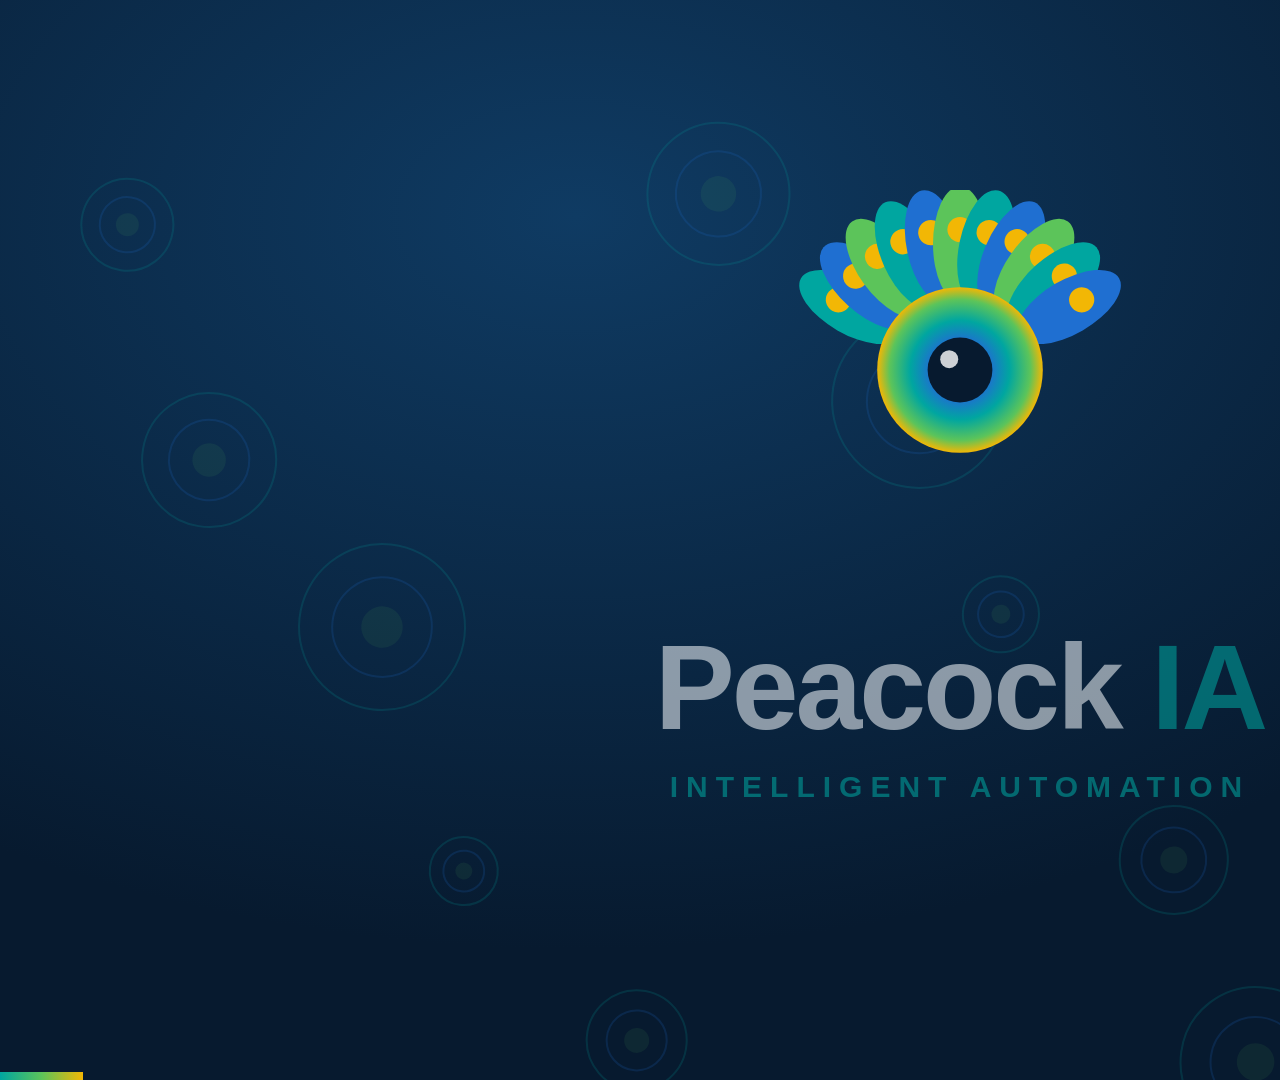
<file: peacock-ia-video/index.html>
<!DOCTYPE html>
<html lang="nl">
<head>
<meta charset="utf-8">
<title>Peacock IA – Promo</title>
<style>
  :root{
    --navy:#071a2f; --deep:#0b2a4a; --teal:#00a6a0; --blue:#1f6fd1;
    --green:#5cc45a; --gold:#f2b705; --white:#f4f8fb; --muted:#9fb3c8;
  }
  *{box-sizing:border-box;margin:0;padding:0}
  html,body{width:1920px;height:1080px;overflow:hidden;background:var(--navy);
    font-family:"Inter","Segoe UI",Helvetica,Arial,sans-serif;color:var(--white)}
  #stage{position:relative;width:1920px;height:1080px;overflow:hidden;
    background:radial-gradient(ellipse at 30% 20%,#0f3b63 0%,var(--navy) 60%)}
  .scene{position:absolute;inset:0;opacity:0}
  .abs{position:absolute}
  .center{left:50%;top:50%;transform:translate(-50%,-50%)}
  h1{font-size:120px;font-weight:800;letter-spacing:-3px}
  h2{font-size:84px;font-weight:800;letter-spacing:-2px;line-height:1.05}
  .kicker{font-size:30px;font-weight:700;letter-spacing:8px;text-transform:uppercase;color:var(--teal)}
  .sub{font-size:40px;color:var(--muted);font-weight:500}
  .card{background:rgba(255,255,255,.06);border:1px solid rgba(255,255,255,.12);
    border-radius:28px;backdrop-filter:blur(6px)}
  .bar{position:absolute;bottom:0;width:70px;border-radius:12px 12px 0 0;
    background:linear-gradient(180deg,var(--teal),var(--blue))}
  .chip{display:inline-block;padding:18px 34px;border-radius:999px;font-size:34px;font-weight:700;
    background:rgba(0,166,160,.15);border:2px solid var(--teal);color:var(--white)}
  .sheet{width:220px;height:150px;border-radius:14px;background:#e9eef3;color:#274;
    font:600 20px monospace;padding:14px;box-shadow:0 20px 40px rgba(0,0,0,.4)}
  .sheet i{display:block;height:14px;margin:9px 0;border-radius:4px;background:#c3cfdb}
  .task{display:flex;align-items:center;gap:26px;font-size:40px;font-weight:600;
    padding:26px 40px;margin:18px 0;width:900px}
  .tick{width:56px;height:56px;border-radius:50%;border:4px solid var(--muted);
    display:flex;align-items:center;justify-content:center;font-size:34px;flex:none}
  .node{position:absolute;width:190px;height:190px;border-radius:40px;display:flex;flex-direction:column;
    align-items:center;justify-content:center;font-size:28px;font-weight:700;gap:8px}
  .node b{font-size:62px}
  .bubble{position:absolute;max-width:760px;padding:28px 38px;border-radius:30px;font-size:36px;line-height:1.3}
  #progress{position:absolute;left:0;bottom:0;height:8px;background:linear-gradient(90deg,var(--teal),var(--green),var(--gold))}
</style>
</head>
<body>
<div id="stage">

  <!-- Achtergrond: pauwenveer-ogen -->
  <svg id="bg" class="abs" width="1920" height="1080" style="left:0;top:0;opacity:.35"></svg>

  <!-- SCENE 1: logo intro -->
  <div class="scene" id="s1">
    <svg id="logo" class="abs" width="360" height="360" viewBox="-100 -100 200 200" style="left:780px;top:190px">
      <defs>
        <radialGradient id="eye" cx="50%" cy="50%" r="50%">
          <stop offset="0" stop-color="#0b2a4a"/><stop offset=".35" stop-color="#1f6fd1"/>
          <stop offset=".6" stop-color="#00a6a0"/><stop offset=".85" stop-color="#5cc45a"/>
          <stop offset="1" stop-color="#f2b705"/>
        </radialGradient>
      </defs>
      <g id="feathers"></g>
      <circle r="46" fill="url(#eye)"/>
      <circle r="18" fill="#071a2f"/>
      <circle cx="-6" cy="-6" r="5" fill="#fff" opacity=".8"/>
    </svg>
    <div class="abs" id="s1title" style="left:0;right:0;top:600px;text-align:center">
      <h1>Peacock <span style="color:var(--teal)">IA</span></h1>
      <div class="kicker" style="margin-top:14px">Intelligent Automation</div>
    </div>
  </div>

  <!-- SCENE 2: het probleem -->
  <div class="scene" id="s2">
    <div id="sheets"></div>
    <div class="abs center" id="s2text" style="text-align:center;width:1300px;padding:60px 40px;border-radius:40px;background:rgba(7,26,47,.82);box-shadow:0 0 120px 60px rgba(7,26,47,.8)">
      <h2>Handmatig werk.<br>Losse Excel-lijsten.<br><span style="color:var(--gold)">Data overal.</span></h2>
    </div>
  </div>

  <!-- SCENE 3: Business Intelligence -->
  <div class="scene" id="s3">
    <div class="abs" style="left:140px;top:300px;width:700px">
      <div class="kicker" style="letter-spacing:5px">01 · Business Intelligence</div>
      <h2 style="margin-top:24px">Inzicht in één oogopslag.</h2>
      <p class="sub" style="margin-top:24px">Dashboards voor finance, voorraad en sales – live vanuit je data warehouse.</p>
    </div>
    <div class="abs card" id="dash" style="left:900px;top:180px;width:880px;height:720px;padding:40px">
      <div style="display:flex;gap:24px">
        <div class="card" style="flex:1;padding:22px"><div class="sub" style="font-size:22px">Omzet</div><div id="kpi1" style="font-size:52px;font-weight:800">€0</div></div>
        <div class="card" style="flex:1;padding:22px"><div class="sub" style="font-size:22px">Marge</div><div id="kpi2" style="font-size:52px;font-weight:800;color:var(--green)">0%</div></div>
        <div class="card" style="flex:1;padding:22px"><div class="sub" style="font-size:22px">Voorraad</div><div id="kpi3" style="font-size:52px;font-weight:800;color:var(--gold)">0</div></div>
      </div>
      <div id="bars" style="position:relative;height:380px;margin-top:50px;border-bottom:2px solid rgba(255,255,255,.2)"></div>
      <svg id="line" class="abs" width="800" height="380" style="left:40px;top:230px"><path id="linepath" fill="none" stroke="#f2b705" stroke-width="6" stroke-linecap="round"/></svg>
    </div>
  </div>

  <!-- SCENE 4: RPA -->
  <div class="scene" id="s4">
    <div class="abs" style="left:140px;top:170px">
      <div class="kicker">02 · Robotic Process Automation</div>
      <h2 style="margin-top:24px">Software-robots doen<br>het repeterende werk.</h2>
    </div>
    <div class="abs" id="tasks" style="left:140px;top:520px"></div>
    <svg id="bot" class="abs" width="520" height="560" viewBox="0 0 260 280" style="left:1260px;top:330px">
      <line x1="130" y1="20" x2="130" y2="55" stroke="#00a6a0" stroke-width="6"/>
      <circle id="antenna" cx="130" cy="18" r="12" fill="#f2b705"/>
      <rect x="45" y="55" width="170" height="130" rx="36" fill="#0f3b63" stroke="#00a6a0" stroke-width="6"/>
      <circle id="eyeL" cx="100" cy="118" r="18" fill="#5cc45a"/>
      <circle id="eyeR" cx="160" cy="118" r="18" fill="#5cc45a"/>
      <rect x="75" y="200" width="110" height="70" rx="20" fill="#0f3b63" stroke="#1f6fd1" stroke-width="6"/>
      <text x="130" y="246" text-anchor="middle" font-size="30" font-weight="800" fill="#00a6a0">IA</text>
    </svg>
    <div class="abs" id="counter" style="left:1240px;top:210px;font-size:34px;color:var(--muted)">Uren bespaard: <b id="hours" style="color:var(--green);font-size:60px">0</b></div>
  </div>

  <!-- SCENE 5: Apps & Portals -->
  <div class="scene" id="s5">
    <div class="abs" style="left:1060px;top:300px;width:720px">
      <div class="kicker">03 · Business Apps &amp; Portals</div>
      <h2 style="margin-top:24px">Apps op maat.<br>Low-code, snel live.</h2>
      <p class="sub" style="margin-top:24px">Voor medewerkers, klanten en partners – op elk apparaat.</p>
    </div>
    <div class="abs" id="phone" style="left:300px;top:110px;width:430px;height:860px;border-radius:64px;background:#0a0f18;border:10px solid #22324a;padding:36px 26px;box-shadow:0 40px 80px rgba(0,0,0,.5)">
      <div style="height:26px;width:140px;margin:0 auto 26px;border-radius:20px;background:#22324a"></div>
      <div id="appblocks"></div>
    </div>
  </div>

  <!-- SCENE 6: AI -->
  <div class="scene" id="s6">
    <div class="abs" style="left:140px;top:150px">
      <div class="kicker">04 · Artificial Intelligence</div>
      <h2 style="margin-top:24px">AI die jouw processen begrijpt.</h2>
    </div>
    <div class="bubble abs" id="q" style="left:760px;top:420px;background:var(--blue)">Welke klanten lopen risico dit kwartaal?</div>
    <div class="bubble abs card" id="a" style="left:220px;top:620px;border-radius:30px"><span id="atext"></span></div>
    <svg id="net" class="abs" width="520" height="420" style="left:1300px;top:540px"></svg>
  </div>

  <!-- SCENE 7: Integratie -->
  <div class="scene" id="s7">
    <div class="abs" style="left:0;right:0;top:110px;text-align:center">
      <div class="kicker">05 · Integratie &amp; Microsoft Platform</div>
      <h2 style="margin-top:20px">Alles verbonden.</h2>
    </div>
    <svg id="links" class="abs" width="1920" height="1080" style="left:0;top:0"></svg>
    <div id="nodes"></div>
  </div>

  <!-- SCENE 8: CTA -->
  <div class="scene" id="s8">
    <div class="abs" style="left:0;right:0;top:260px;text-align:center">
      <div class="kicker" id="ctaK">Peacock Intelligent Automation</div>
      <h1 id="ctaH" style="margin-top:30px;font-size:110px">Een slimmere business<br>met <span style="color:var(--teal)">IA</span>.</h1>
      <div id="ctaChip" style="margin-top:60px"><span class="chip" style="font-size:44px;padding:24px 56px;background:var(--teal);border-color:var(--teal)">peacock-ia.nl</span></div>
    </div>
  </div>

  <div id="progress"></div>
</div>

<script>
const DURATION = 32;
const $ = id => document.getElementById(id);
const clamp = (v,a=0,b=1) => Math.min(b,Math.max(a,v));
const ease = t => { t=clamp(t); return t<.5 ? 4*t*t*t : 1-Math.pow(-2*t+2,3)/2; };
const easeOut = t => 1-Math.pow(1-clamp(t),3);
const back = t => { t=clamp(t); const c=1.70158; return 1+(c+1)*Math.pow(t-1,3)+c*Math.pow(t-1,2); };
const prog = (t,a,b) => clamp((t-a)/(b-a));
const SVGNS = "http://www.w3.org/2000/svg";

/* Scene tijden [start, eind] in seconden */
const SCENES = {s1:[0,4],s2:[4,8],s3:[8,12.5],s4:[12.5,17],s5:[17,21],s6:[21,25.5],s7:[25.5,29],s8:[29,32]};

/* ---------- Opbouw ---------- */
// Achtergrond: zwevende veer-ogen
const bg = $("bg"), bgEyes = [];
for(let i=0;i<14;i++){
  const g = document.createElementNS(SVGNS,"g");
  const r = 30+((i*37)%70);
  g.innerHTML = `<circle r="${r}" fill="none" stroke="#00a6a0" stroke-width="2" opacity=".5"/>
                 <circle r="${r*.6}" fill="none" stroke="#1f6fd1" stroke-width="2" opacity=".5"/>
                 <circle r="${r*.25}" fill="#5cc45a" opacity=".25"/>`;
  bg.appendChild(g);
  bgEyes.push({g, x:(i*263)%1920, y:(i*431)%1080, s:.3+((i*7)%10)/20});
}

// Logo: waaier van veren
const feathers = $("feathers"), featherEls = [];
const FN = 11;
for(let i=0;i<FN;i++){
  const a = -150 + i*(120/(FN-1));
  const p = document.createElementNS(SVGNS,"g");
  p.innerHTML = `<ellipse cx="0" cy="-70" rx="15" ry="32" fill="${["#00a6a0","#1f6fd1","#5cc45a"][i%3]}"/>
                 <circle cx="0" cy="-78" r="7" fill="#f2b705"/>`;
  p.dataset.angle = a + 90;
  feathers.appendChild(p); featherEls.push(p);
}

// Scene 2: Excel-bladen
const sheetsEl = $("sheets"), sheets = [];
for(let i=0;i<12;i++){
  const d = document.createElement("div");
  d.className = "sheet abs";
  d.innerHTML = `${["Q3_v2.xlsx","FINAL_def.xlsx","voorraad.xlsx","sales_oud.xlsx"][i%4]}<i></i><i style="width:70%"></i><i style="width:85%"></i>`;
  sheetsEl.appendChild(d);
  sheets.push({d, x: 100+(i*151)%1700, y: 80+(i*293)%880, r: ((i*53)%40)-20, delay: i*.12});
}

// Scene 3: grafiek
const BARS = [.35,.5,.42,.62,.58,.74,.7,.9];
const barsEl = $("bars"), barEls = [];
BARS.forEach((v,i)=>{ const b=document.createElement("div"); b.className="bar"; b.style.left=(20+i*100)+"px"; barsEl.appendChild(b); barEls.push(b); });
const linePts = BARS.map((v,i)=>[55+i*100, 380-v*330-30]);
$("linepath").setAttribute("d", "M"+linePts.map(p=>p.join(",")).join(" L"));
const lineLen = $("linepath").getTotalLength();
$("linepath").style.strokeDasharray = lineLen;

// Scene 4: taken
const TASKS = ["Facturen verwerken","Orders invoeren in ERP","Rapportages versturen","Gegevens controleren"];
const taskEls = TASKS.map(txt=>{
  const d=document.createElement("div"); d.className="task card";
  d.innerHTML=`<div class="tick"></div><span>${txt}</span>`; $("tasks").appendChild(d); return d;
});

// Scene 5: app-blokken
const BLOCKS = [["Goedkeuringen","#00a6a0",120],["Urenregistratie","#1f6fd1",120],["Klantportaal","#5cc45a",170],["Rapportage","#f2b705",170]];
const blockEls = BLOCKS.map(([t,c,h])=>{
  const d=document.createElement("div");
  d.style.cssText=`height:${h}px;margin-bottom:22px;border-radius:26px;background:${c};padding:24px;font-size:30px;font-weight:800;color:#071a2f`;
  d.textContent=t; $("appblocks").appendChild(d); return d;
});

// Scene 6: neuraal netwerk
const net = $("net"), netNodes = [], netLinks = [];
const LAYERS=[3,5,4,2];
LAYERS.forEach((n,l)=>{ for(let i=0;i<n;i++) netNodes.push({l, x:40+l*145, y:210+(i-(n-1)/2)*80}); });
netNodes.forEach(a=>netNodes.forEach(b=>{ if(b.l===a.l+1){
  const ln=document.createElementNS(SVGNS,"line");
  ln.setAttribute("x1",a.x);ln.setAttribute("y1",a.y);ln.setAttribute("x2",b.x);ln.setAttribute("y2",b.y);
  ln.setAttribute("stroke","#00a6a0");ln.setAttribute("stroke-width","2"); net.appendChild(ln); netLinks.push({ln,l:a.l});
}}));
netNodes.forEach(n=>{ const c=document.createElementNS(SVGNS,"circle"); c.setAttribute("cx",n.x);c.setAttribute("cy",n.y);c.setAttribute("r",14);c.setAttribute("fill","#1f6fd1"); net.appendChild(c); n.el=c; });
const ANSWER = "3 klanten met dalende orders en openstaande facturen. Ik heb een actielijst voor sales klaargezet.";

// Scene 7: integratie-hub
const SYSTEMS = [["ERP","▦"],["CRM","◎"],["Power BI","▮"],["Excel","▤"],["Webshop","◈"],["Teams","◉"]];
const HUB = {x:960,y:650};
const nodeEls = SYSTEMS.map(([name,ic],i)=>{
  const a = -Math.PI/2 + i*(2*Math.PI/SYSTEMS.length);
  const x = HUB.x + Math.cos(a)*560, y = HUB.y + Math.sin(a)*260;
  const d=document.createElement("div"); d.className="node card";
  d.innerHTML=`<b>${ic}</b>${name}`; $("nodes").appendChild(d);
  const ln=document.createElementNS(SVGNS,"line");
  ln.setAttribute("x1",HUB.x);ln.setAttribute("y1",HUB.y);ln.setAttribute("x2",x);ln.setAttribute("y2",y);
  ln.setAttribute("stroke","#00a6a0");ln.setAttribute("stroke-width","5");ln.setAttribute("stroke-linecap","round");
  $("links").appendChild(ln);
  const dot=document.createElementNS(SVGNS,"circle"); dot.setAttribute("r",10); dot.setAttribute("fill","#f2b705"); $("links").appendChild(dot);
  return {d,ln,dot,x,y,len:Math.hypot(x-HUB.x,y-HUB.y)};
});
const hub=document.createElement("div"); hub.className="node";
hub.style.cssText+=";width:240px;height:240px;border-radius:50%;background:radial-gradient(circle,#1f6fd1,#00a6a0);font-size:40px;box-shadow:0 0 80px rgba(0,166,160,.6)";
hub.innerHTML="<b style='font-size:56px'>IA</b>"; $("nodes").appendChild(hub);

/* ---------- Scene-overgangen ---------- */
function sceneVis(id,t){
  const [a,b]=SCENES[id], el=$(id);
  const fin=prog(t,a,a+.45), fout= b>=DURATION ? 1 : 1-prog(t,b-.4,b);
  const v = Math.min(fin,fout);
  el.style.opacity = v;
  el.style.transform = `scale(${1.04-.04*easeOut(fin) + (1-fout)*.03})`;
  el.style.filter = v<1 ? `blur(${(1-v)*8}px)` : "none";
  return t-a; // lokale tijd
}

/* ---------- Render op tijdstip t ---------- */
function renderAt(t){
  // achtergrond
  bgEyes.forEach((e,i)=>{
    const x=(e.x + t*40*e.s)%2100-90, y=e.y+Math.sin(t*.6+i)*30;
    e.g.setAttribute("transform",`translate(${x},${y}) rotate(${t*10*e.s})`);
  });
  $("progress").style.width = (t/DURATION*100)+"%";

  // S1 logo
  let l = sceneVis("s1",t);
  featherEls.forEach((f,i)=>{
    const p = back(prog(l,.2+i*.05,.9+i*.05));
    f.setAttribute("transform",`rotate(${(+f.dataset.angle)*p}) scale(${p})`);
  });
  $("logo").style.transform = `scale(${.4+.6*back(prog(l,0,.8))}) rotate(${(1-easeOut(prog(l,0,1.2)))*-90}deg)`;
  $("s1title").style.opacity = easeOut(prog(l,1.2,2));
  $("s1title").style.transform = `translateY(${40*(1-easeOut(prog(l,1.2,2)))}px)`;

  // S2 chaos
  l = sceneVis("s2",t);
  sheets.forEach(s=>{
    const p=back(prog(l,s.delay,s.delay+.6));
    const shake = Math.sin(l*9+s.r)*4*clamp(l-1);
    s.d.style.transform=`translate(${s.x}px,${s.y + (1-p)*300}px) rotate(${s.r*p+shake}deg) scale(${p})`;
    s.d.style.opacity = clamp(p)*.85;
  });
  $("s2text").style.opacity = easeOut(prog(l,1,1.6));
  $("s2text").style.transform = `translate(-50%,-50%) scale(${.9+.1*easeOut(prog(l,1,1.6))})`;

  // S3 BI
  l = sceneVis("s3",t);
  $("dash").style.transform = `translateX(${(1-ease(prog(l,.2,1.1)))*300}px)`;
  barEls.forEach((b,i)=>{ b.style.height = (BARS[i]*330*easeOut(prog(l,.8+i*.08,1.6+i*.08)))+"px"; });
  $("linepath").style.strokeDashoffset = lineLen*(1-ease(prog(l,1.6,3)));
  const k=easeOut(prog(l,.8,2.8));
  $("kpi1").textContent = "€"+(Math.round(1.84*k*100)/100).toFixed(2).replace(".",",")+"M";
  $("kpi2").textContent = Math.round(32*k)+"%";
  $("kpi3").textContent = Math.round(12480*k).toLocaleString("nl-NL");

  // S4 RPA
  l = sceneVis("s4",t);
  taskEls.forEach((d,i)=>{
    const a=.5+i*.6, p=easeOut(prog(l,a,a+.4)), done=prog(l,a+.4,a+.6);
    d.style.opacity=p; d.style.transform=`translateX(${(1-p)*-80}px)`;
    const tk=d.firstChild;
    tk.style.borderColor = done>0 ? "var(--green)" : "var(--muted)";
    tk.style.background = `rgba(92,196,90,${done})`;
    tk.textContent = done>0 ? "✓" : "";
    tk.style.transform = `scale(${done>0 ? back(done) : 1})`;
  });
  $("hours").textContent = Math.round(1240*easeOut(prog(l,.5,3.4))).toLocaleString("nl-NL");
  $("bot").style.transform = `translateY(${Math.sin(l*3)*14}px)`;
  const blink = (l%1.6)>1.5 ? .15 : 1;
  $("eyeL").setAttribute("transform",`translate(100,118) scale(1,${blink}) translate(-100,-118)`);
  $("eyeR").setAttribute("transform",`translate(160,118) scale(1,${blink}) translate(-160,-118)`);
  $("antenna").setAttribute("opacity", .5+.5*Math.sin(l*8));

  // S5 Apps
  l = sceneVis("s5",t);
  $("phone").style.transform = `translateY(${(1-back(prog(l,.1,.9)))*500}px) rotate(${(1-easeOut(prog(l,.1,1)))*-8}deg)`;
  blockEls.forEach((b,i)=>{ const p=back(prog(l,.8+i*.25,1.3+i*.25)); b.style.transform=`scale(${p})`; b.style.opacity=clamp(p); });

  // S6 AI
  l = sceneVis("s6",t);
  let p=back(prog(l,.3,.8)); $("q").style.transform=`scale(${p})`; $("q").style.opacity=clamp(p); $("q").style.transformOrigin="right bottom";
  p=back(prog(l,1.2,1.6)); $("a").style.transform=`scale(${p})`; $("a").style.opacity=clamp(p); $("a").style.transformOrigin="left top";
  $("atext").textContent = ANSWER.slice(0, Math.floor(ANSWER.length*prog(l,1.5,3.6)));
  netNodes.forEach(n=>{ const pulse=.5+.5*Math.sin(l*6-n.l*1.2); n.el.setAttribute("fill", pulse>.7 ? "#f2b705" : "#1f6fd1"); n.el.setAttribute("r",12+pulse*6); });
  netLinks.forEach(o=>o.ln.setAttribute("opacity", .15+.6*Math.max(0,Math.sin(l*6-o.l*1.2))));

  // S7 integratie
  l = sceneVis("s7",t);
  const hp=back(prog(l,.2,.8)); hub.style.left=(HUB.x-120)+"px"; hub.style.top=(HUB.y-120)+"px"; hub.style.transform=`scale(${hp})`;
  nodeEls.forEach((n,i)=>{
    const a=.6+i*.12, pp=back(prog(l,a,a+.5)), lp=ease(prog(l,a,a+.6));
    n.d.style.left=(n.x-95)+"px"; n.d.style.top=(n.y-95)+"px"; n.d.style.transform=`scale(${pp})`; n.d.style.opacity=clamp(pp);
    n.ln.style.strokeDasharray=n.len; n.ln.style.strokeDashoffset=n.len*(1-lp); n.ln.setAttribute("opacity",.6);
    const f=((l*.8+i*.17)%1), dir = i%2 ? f : 1-f;
    n.dot.setAttribute("cx",HUB.x+(n.x-HUB.x)*dir); n.dot.setAttribute("cy",HUB.y+(n.y-HUB.y)*dir);
    n.dot.setAttribute("opacity", l>1.6 ? 1 : 0);
  });

  // S8 CTA
  l = sceneVis("s8",t);
  $("ctaK").style.opacity=easeOut(prog(l,.1,.6));
  $("ctaH").style.opacity=easeOut(prog(l,.3,1)); $("ctaH").style.transform=`translateY(${(1-easeOut(prog(l,.3,1)))*50}px)`;
  p=back(prog(l,1,1.5)); $("ctaChip").style.transform=`scale(${p})`; $("ctaChip").style.opacity=clamp(p);
}

window.renderAt = renderAt;
window.DURATION = DURATION;

// Live afspelen in de browser (tenzij ?render=1)
if(!location.search.includes("render")){
  let start=performance.now();
  (function loop(now){ renderAt(((now-start)/1000)%DURATION); requestAnimationFrame(loop); })(start);
} else renderAt(0);
</script>
</body>
</html>
</file>
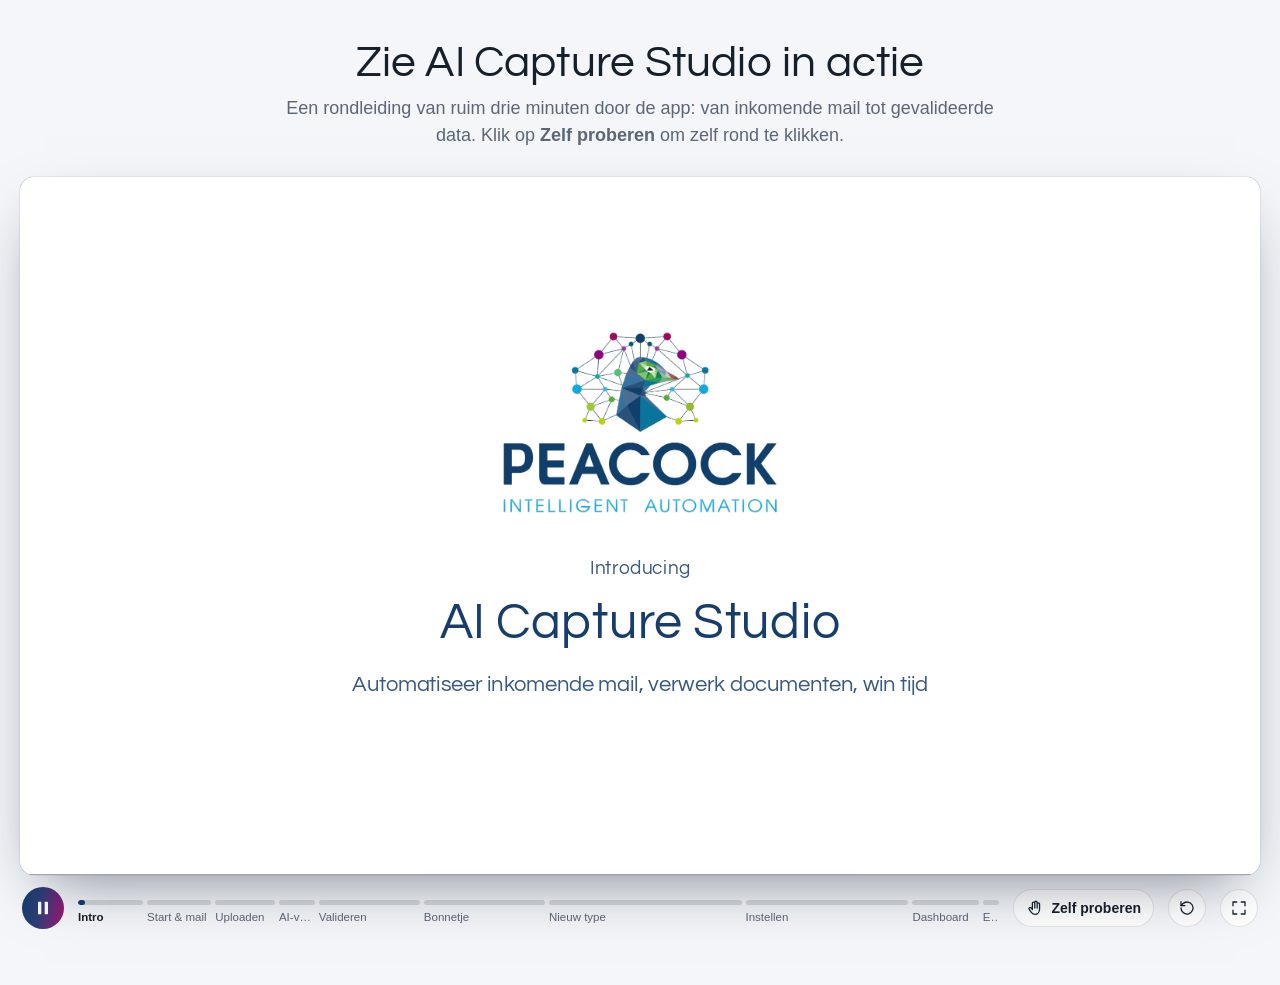
<file: product-demo/index.html>
<!doctype html>
<html lang="nl">
<head>
  <meta charset="utf-8">
  <meta name="viewport" content="width=device-width, initial-scale=1">
  <title>AI Capture Studio · Demo</title>
  <meta name="description" content="Bekijk hoe AI Capture Studio inkomende mail en documenten automatisch verwerkt, of klik zelf door de app.">
  <link rel="preconnect" href="https://fonts.googleapis.com">
  <link rel="preconnect" href="https://fonts.gstatic.com" crossorigin>
  <link rel="stylesheet" href="https://fonts.googleapis.com/css2?family=Questrial&display=swap">
  <link rel="stylesheet" href="demo.css">
  <style>
    :root {
      --page-bg: #f4f6f9;
      --page-ink: #16202c;
      --page-muted: #5b6677;
      color-scheme: light;
    }
    @media (prefers-color-scheme: dark) {
      :root:not([data-theme="light"]) { --page-bg: #0b111a; --page-ink: #e8edf4; --page-muted: #9aa6b8; color-scheme: dark; }
    }
    :root[data-theme="dark"] { --page-bg: #0b111a; --page-ink: #e8edf4; --page-muted: #9aa6b8; color-scheme: dark; }

    html, body { margin: 0; }
    body {
      background: var(--page-bg);
      color: var(--page-ink);
      font-family: "Segoe UI", -apple-system, BlinkMacSystemFont, Roboto, "Helvetica Neue", Arial, sans-serif;
    }
    .wrap { max-width: 1240px; margin: 0 auto; padding: 40px 16px 56px; }
    .intro { text-align: center; margin: 0 auto 28px; max-width: 720px; }
    .intro h1 { margin: 0; font-family: "Questrial", "Century Gothic", sans-serif; font-weight: 400; font-size: clamp(28px, 4vw, 44px); letter-spacing: .2px; }
    .intro p { margin: 10px 0 0; color: var(--page-muted); font-size: clamp(15px, 1.6vw, 18px); line-height: 1.5; }

    /* ingesloten in een iframe: alleen de speler, transparante achtergrond */
    html.is-embed, html.is-embed[data-theme] { color-scheme: normal; }
    html.is-embed body { background: transparent; }
    html.is-embed .wrap { max-width: none; padding: 0 0 4px; }
    html.is-embed .intro { display: none; }
  </style>
  <script>
    (function () {
      var q = new URLSearchParams(location.search);
      if (q.get('embed') === '1') document.documentElement.classList.add('is-embed');
      if (q.get('theme') === 'dark' || q.get('theme') === 'light') document.documentElement.setAttribute('data-theme', q.get('theme'));
    })();
  </script>
</head>
<body>
  <div class="wrap">
    <header class="intro">
      <h1>Zie AI Capture Studio in actie</h1>
      <p>Een rondleiding van ruim drie minuten door de app: van inkomende mail tot gevalideerde data. Klik op <strong>Zelf proberen</strong> om zelf rond te klikken.</p>
    </header>

    <div data-acs-demo data-url-params></div>
  </div>

  <script src="demo.js"></script>
</body>
</html>
</file>
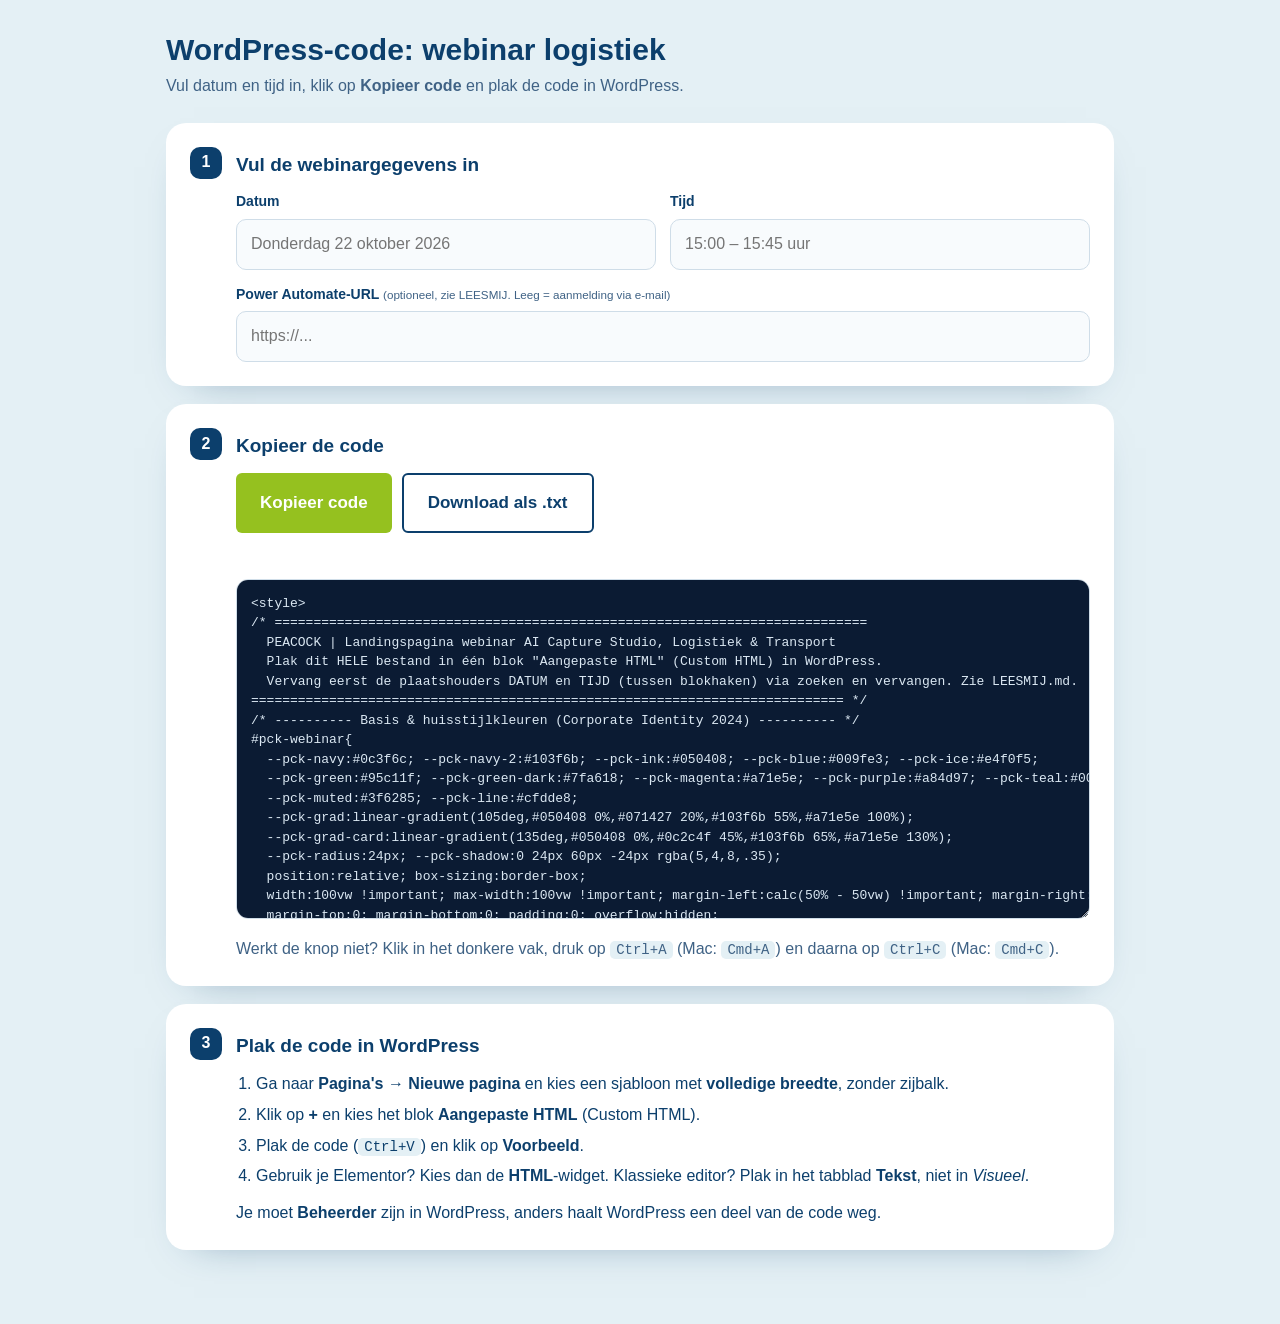
<file: peacock-webinar-logistiek/kopieer-code.html>
<!DOCTYPE html>
<html lang="nl"><head><meta charset="utf-8"><meta name="viewport" content="width=device-width, initial-scale=1">
<title>WordPress-code kopiëren</title>
<style>
:root{--navy:#0c3f6c;--blue:#009fe3;--ice:#e4f0f5;--green:#95c11f;--green-d:#7fa618;--magenta:#a71e5e;--line:#cfdde8}
*{box-sizing:border-box}
body{margin:0;background:var(--ice);color:var(--navy);font:16px/1.55 'TeX Gyre Adventor','Century Gothic',Arial,sans-serif}
.wrap{max-width:980px;margin:0 auto;padding:32px 16px 56px}
h1{margin:0 0 6px;font-size:30px;line-height:1.2}
.sub{margin:0 0 24px;color:#3f6285}
.card{background:#fff;border-radius:20px;padding:24px;margin-bottom:18px;box-shadow:0 16px 40px -28px rgba(12,63,108,.5)}
.step{display:flex;gap:14px;align-items:flex-start}
.num{flex:0 0 32px;height:32px;border-radius:10px;background:var(--navy);color:#fff;display:grid;place-items:center;font-weight:700}
.step h2{margin:3px 0 12px;font-size:19px}
.grid{display:grid;grid-template-columns:repeat(2,minmax(0,1fr));gap:14px}
label{display:block;font-weight:700;font-size:14px;margin-bottom:6px}
label small{font-weight:400;color:#3f6285}
input{width:100%;padding:12px 14px;border:1.5px solid var(--line);border-radius:10px;font:inherit;font-size:16px;color:var(--navy);background:#f8fbfd}
input:focus{outline:0;border-color:var(--blue);box-shadow:0 0 0 4px rgba(0,159,227,.15);background:#fff}
.full{grid-column:1/-1}
.btns{display:flex;flex-wrap:wrap;gap:10px;margin-bottom:12px}
button{border:0;border-radius:6px;padding:15px 24px;font:inherit;font-weight:700;font-size:17px;cursor:pointer}
.copy{background:var(--green);color:#fff}
.copy:hover{background:var(--green-d)}
.ghost{background:#fff;color:var(--navy);border:2px solid var(--navy)}
.msg{min-height:24px;margin:0 0 10px;font-weight:700}
.msg.ok{color:#4f6d06}.msg.err{color:var(--magenta)}
textarea{width:100%;height:340px;padding:14px;border:1.5px solid var(--line);border-radius:12px;background:#0b1b33;color:#dbe8f3;font:13px/1.5 Consolas,Menlo,monospace;resize:vertical;white-space:pre;overflow:auto}
ol{margin:0;padding-left:20px}
ol li{margin-bottom:6px}
code{background:var(--ice);padding:1px 6px;border-radius:5px;font-size:14px}
.warn{color:var(--magenta);font-weight:700}
@media (max-width:640px){.grid{grid-template-columns:minmax(0,1fr)}.btns button{width:100%}h1{font-size:24px}}
</style></head>
<body><div class="wrap">
<h1>WordPress-code: webinar logistiek</h1>
<p class="sub">Vul datum en tijd in, klik op <b>Kopieer code</b> en plak de code in WordPress.</p>

<div class="card"><div class="step"><div class="num">1</div><div style="flex:1">
<h2>Vul de webinargegevens in</h2>
<div class="grid">
<div><label for="datum">Datum</label><input id="datum" placeholder="Donderdag 22 oktober 2026"></div>
<div><label for="tijd">Tijd</label><input id="tijd" placeholder="15:00 – 15:45 uur"></div>
<div class="full"><label for="endpoint">Power Automate-URL <small>(optioneel, zie LEESMIJ. Leeg = aanmelding via e-mail)</small></label><input id="endpoint" placeholder="https://..."></div>
</div>
</div></div></div>

<div class="card"><div class="step"><div class="num">2</div><div style="flex:1">
<h2>Kopieer de code</h2>
<div class="btns"><button class="copy" id="copy" type="button">Kopieer code</button><button class="ghost" id="download" type="button">Download als .txt</button></div>
<p class="msg" id="msg" role="status"></p>
<textarea id="code" spellcheck="false" readonly aria-label="WordPress-code"></textarea>
<p class="sub" style="margin:10px 0 0">Werkt de knop niet? Klik in het donkere vak, druk op <code>Ctrl+A</code> (Mac: <code>Cmd+A</code>) en daarna op <code>Ctrl+C</code> (Mac: <code>Cmd+C</code>).</p>
</div></div></div>

<div class="card"><div class="step"><div class="num">3</div><div style="flex:1">
<h2>Plak de code in WordPress</h2>
<ol>
<li>Ga naar <b>Pagina's → Nieuwe pagina</b> en kies een sjabloon met <b>volledige breedte</b>, zonder zijbalk.</li>
<li>Klik op <b>+</b> en kies het blok <b>Aangepaste HTML</b> (Custom HTML).</li>
<li>Plak de code (<code>Ctrl+V</code>) en klik op <b>Voorbeeld</b>.</li>
<li>Gebruik je Elementor? Kies dan de <b>HTML</b>-widget. Klassieke editor? Plak in het tabblad <b>Tekst</b>, niet in <i>Visueel</i>.</li>
</ol>
<p style="margin:12px 0 0">Je moet <b>Beheerder</b> zijn in WordPress, anders haalt WordPress een deel van de code weg.</p>
</div></div></div>
</div>
<script>
var SOURCE = "<style>\n/* ============================================================================\n  PEACOCK | Landingspagina webinar AI Capture Studio, Logistiek & Transport\n  Plak dit HELE bestand in één blok \"Aangepaste HTML\" (Custom HTML) in WordPress.\n  Vervang eerst de plaatshouders DATUM en TIJD (tussen blokhaken) via zoeken en vervangen. Zie LEESMIJ.md.\n============================================================================ */\n/* ---------- Basis & huisstijlkleuren (Corporate Identity 2024) ---------- */\n#pck-webinar{\n  --pck-navy:#0c3f6c; --pck-navy-2:#103f6b; --pck-ink:#050408; --pck-blue:#009fe3; --pck-ice:#e4f0f5;\n  --pck-green:#95c11f; --pck-green-dark:#7fa618; --pck-magenta:#a71e5e; --pck-purple:#a84d97; --pck-teal:#00a091;\n  --pck-muted:#3f6285; --pck-line:#cfdde8;\n  --pck-grad:linear-gradient(105deg,#050408 0%,#071427 20%,#103f6b 55%,#a71e5e 100%);\n  --pck-grad-card:linear-gradient(135deg,#050408 0%,#0c2c4f 45%,#103f6b 65%,#a71e5e 130%);\n  --pck-radius:24px; --pck-shadow:0 24px 60px -24px rgba(5,4,8,.35);\n  position:relative; box-sizing:border-box;\n  width:100vw !important; max-width:100vw !important; margin-left:calc(50% - 50vw) !important; margin-right:calc(50% - 50vw) !important;\n  margin-top:0; margin-bottom:0; padding:0; overflow:hidden;\n  background:#fff; color:var(--pck-navy); font-size:17px; line-height:1.65; text-align:left;\n  -webkit-font-smoothing:antialiased; -moz-osx-font-smoothing:grayscale;\n}\n/* Alternatief als je thema geen volle breedte toestaat: geef de wrapper de class \"pck-boxed\" */\n#pck-webinar.pck-boxed{width:auto !important; max-width:100% !important; margin-left:0 !important; margin-right:0 !important; border-radius:32px}\nhtml:has(#pck-webinar), body:has(#pck-webinar){overflow-x:clip}\n@media (prefers-reduced-motion:no-preference){html:has(#pck-webinar){scroll-behavior:smooth}}\n/* Paginatitel van het thema verbergen: de hero heeft al een H1 */\nbody:has(#pck-webinar) .entry-title, body:has(#pck-webinar) .wp-block-post-title, body:has(#pck-webinar) h1.page-title{display:none}\n/* ---------- Reset binnen de pagina (voorkomt botsingen met het thema) ---------- */\n#pck-webinar *, #pck-webinar *::before, #pck-webinar *::after{box-sizing:border-box}\n#pck-webinar h1, #pck-webinar h2, #pck-webinar h3, #pck-webinar h4, #pck-webinar p, #pck-webinar ul, #pck-webinar ol, #pck-webinar li, #pck-webinar figure, #pck-webinar fieldset, #pck-webinar legend, #pck-webinar details, #pck-webinar summary{margin:0; padding:0; border:0; background:none}\n#pck-webinar h1, #pck-webinar h2, #pck-webinar h3, #pck-webinar h4{color:inherit; font-weight:700; text-transform:none; letter-spacing:-.01em; font-style:normal}\n#pck-webinar h1::before, #pck-webinar h1::after, #pck-webinar h2::before, #pck-webinar h2::after, #pck-webinar h3::before, #pck-webinar h3::after, #pck-webinar li::before, #pck-webinar li::after{content:none}\n#pck-webinar ul, #pck-webinar ol{list-style:none}\n#pck-webinar li{margin:0; line-height:inherit}\n#pck-webinar p{font-size:inherit; line-height:inherit; color:inherit}\n#pck-webinar a{color:inherit; text-decoration:none; box-shadow:none; border:0; background-image:none}\n#pck-webinar strong{font-weight:700; color:inherit}\n#pck-webinar em{font-style:normal}\n#pck-webinar svg{display:block; flex-shrink:0; width:24px; height:24px; fill:none; stroke:currentColor; stroke-width:1.8; stroke-linecap:round; stroke-linejoin:round}\n#pck-webinar .pck-sr{position:absolute !important; width:1px; height:1px; padding:0; margin:-1px; overflow:hidden; clip:rect(0,0,0,0); white-space:nowrap; border:0}\n/* ---------- Layout ---------- */\n#pck-webinar .pck-wrap{position:relative; z-index:1; max-width:1200px; margin:0 auto; padding:0 32px}\n#pck-webinar .pck-sec{position:relative; overflow:hidden; margin:0; padding:104px 0}\n#pck-webinar .pck-sec--ice{background:var(--pck-ice)}\n#pck-webinar .pck-sec--white{background:#fff}\n#pck-webinar .pck-sec--dark{background:var(--pck-grad); color:#fff}\n#pck-webinar .pck-split{display:grid; grid-template-columns:repeat(2,minmax(0,1fr)); gap:64px; align-items:center}\n#pck-webinar .pck-head{max-width:760px; margin-bottom:56px}\n#pck-webinar .pck-head--center{margin-left:auto; margin-right:auto; text-align:center}\n#pck-webinar .pck-sec{scroll-margin-top:120px}\n/* ---------- Typografie ---------- */\n#pck-webinar .pck-eyebrow{display:block; margin-bottom:14px; color:var(--pck-blue); font-size:22px; line-height:1.3; font-weight:400}\n#pck-webinar .pck-h1{margin-bottom:24px; color:#fff; font-size:clamp(40px,5.2vw,72px); line-height:1.04; letter-spacing:-.02em}\n#pck-webinar .pck-h2{margin-bottom:20px; font-size:clamp(30px,3.3vw,44px); line-height:1.12}\n#pck-webinar .pck-h3{margin-bottom:10px; font-size:21px; line-height:1.3}\n#pck-webinar .pck-lead{font-size:19px; line-height:1.7; color:var(--pck-muted)}\n#pck-webinar .pck-sec--dark .pck-lead, #pck-webinar .pck-hero .pck-lead{color:rgba(255,255,255,.86)}\n#pck-webinar .pck-code{display:block; margin-bottom:10px; color:var(--pck-blue); font-size:14px; font-weight:700; letter-spacing:.04em}\n/* ---------- Knoppen (zoals op peacock-ia.nl) ---------- */\n#pck-webinar .pck-btn{display:inline-flex; align-items:center; justify-content:center; gap:10px; min-height:0; margin:0; padding:16px 28px; border:2px solid transparent; border-radius:6px; background:var(--pck-green); color:#fff; font:inherit; font-size:17px; font-weight:700; line-height:1.2; text-align:center; text-decoration:none; text-transform:none; letter-spacing:0; box-shadow:none; cursor:pointer; transition:background-color .2s ease, border-color .2s ease, color .2s ease, transform .2s ease}\n#pck-webinar .pck-btn svg{width:20px; height:20px; stroke-width:2.2}\n#pck-webinar .pck-btn:hover, #pck-webinar .pck-btn:focus-visible{background:var(--pck-green-dark); color:#fff; transform:translateY(-1px)}\n#pck-webinar .pck-btn--ghost{background:transparent; border-color:#fff; color:#fff}\n#pck-webinar .pck-btn--ghost:hover, #pck-webinar .pck-btn--ghost:focus-visible{background:#fff; color:var(--pck-navy)}\n#pck-webinar .pck-btn--block{display:flex; width:100%}\n#pck-webinar .pck-btn:focus-visible, #pck-webinar a:focus-visible, #pck-webinar summary:focus-visible{outline:3px solid var(--pck-blue); outline-offset:3px}\n#pck-webinar .pck-btns{display:flex; flex-wrap:wrap; gap:14px}\n/* ---------- Huisstijlelement: cirkel met het hart in de hoek ---------- */\n#pck-webinar .pck-circle{position:absolute; z-index:0; width:760px; height:760px; border-radius:50%; pointer-events:none}\n#pck-webinar .pck-circle--white{border:1.5px solid rgba(255,255,255,.55)}\n#pck-webinar .pck-circle--grad{border:2px solid transparent; background:linear-gradient(135deg,var(--pck-blue),var(--pck-purple),var(--pck-magenta)) border-box; -webkit-mask:linear-gradient(#000 0 0) padding-box, linear-gradient(#000 0 0); -webkit-mask-composite:xor; mask:linear-gradient(#000 0 0) padding-box, linear-gradient(#000 0 0); mask-composite:exclude; opacity:.45}\n#pck-webinar .pck-circle--br{right:-380px; bottom:-380px}\n#pck-webinar .pck-circle--tr{right:-380px; top:-380px}\n#pck-webinar .pck-circle--bl{left:-380px; bottom:-380px}\n#pck-webinar .pck-circle--tl{left:-380px; top:-380px}\n/* ---------- Hero ---------- */\n#pck-webinar .pck-hero{position:relative; overflow:hidden; margin:0; padding:88px 0 176px; background:radial-gradient(circle at 82% 70%,rgba(167,30,94,.45),rgba(167,30,94,0) 45%), var(--pck-grad); color:#fff; border-bottom-right-radius:120px}\n#pck-webinar .pck-hero .pck-split{grid-template-columns:minmax(0,1fr) minmax(0,1.08fr); gap:56px}\n#pck-webinar .pck-hero .pck-lead{max-width:560px; margin-bottom:28px}\n#pck-webinar .pck-meta{display:flex; flex-wrap:wrap; gap:10px; margin-bottom:34px}\n#pck-webinar .pck-meta li{display:inline-flex; align-items:center; gap:8px; padding:8px 14px; border:1px solid rgba(255,255,255,.28); border-radius:999px; background:rgba(255,255,255,.08); font-size:15px; line-height:1.2; color:#fff}\n#pck-webinar .pck-meta svg{width:18px; height:18px; color:var(--pck-blue)}\n/* Hero-visual: uitgelezen transportopdracht */\n#pck-webinar .pck-mock{position:relative; padding-right:168px}\n#pck-webinar .pck-mock__card{position:relative; z-index:1; padding:22px; border-radius:20px; background:#fff; color:var(--pck-navy); box-shadow:0 40px 80px -30px rgba(0,0,0,.6)}\n#pck-webinar .pck-mock__bar{display:flex; align-items:center; gap:6px; margin-bottom:16px}\n#pck-webinar .pck-mock__dot{width:9px; height:9px; border-radius:50%; background:var(--pck-line)}\n#pck-webinar .pck-mock__app{margin-left:auto; font-size:12px; font-weight:700; color:var(--pck-muted); letter-spacing:.04em}\n#pck-webinar .pck-mock__mail{display:flex; align-items:center; gap:12px; padding:12px; border:1px solid var(--pck-line); border-radius:14px; background:#f6fafc}\n#pck-webinar .pck-mock__ico{display:grid; place-items:center; width:40px; height:40px; border-radius:10px; background:var(--pck-navy); color:#fff}\n#pck-webinar .pck-mock__ico svg{width:20px; height:20px}\n#pck-webinar .pck-mock__meta{display:flex; flex-direction:column; min-width:0; line-height:1.3}\n#pck-webinar .pck-mock__meta strong{font-size:15px}\n#pck-webinar .pck-mock__meta small{font-size:12px; color:var(--pck-muted); white-space:nowrap; overflow:hidden; text-overflow:ellipsis}\n#pck-webinar .pck-pill{display:inline-block; margin-left:auto; padding:5px 10px; border-radius:999px; font-size:12px; font-weight:700; line-height:1.2; white-space:nowrap}\n#pck-webinar .pck-pill--ok{background:#eef6d9; color:#4f6d06}\n#pck-webinar .pck-pill--wait{background:#f7e3ec; color:var(--pck-magenta)}\n#pck-webinar .pck-pill--check{background:#e0f1fb; color:#006e9e}\n#pck-webinar .pck-mock__label{display:flex; align-items:center; justify-content:space-between; gap:10px; margin:18px 0 8px; font-size:12px; font-weight:700; line-height:1.3; letter-spacing:.06em; text-transform:uppercase; color:var(--pck-muted)}\n#pck-webinar .pck-mock__label .pck-pill{letter-spacing:0; text-transform:none}\n#pck-webinar .pck-mock__fields li{display:grid; grid-template-columns:minmax(0,1fr) auto 52px; align-items:center; gap:12px; padding:9px 0; border-bottom:1px dashed var(--pck-line); font-size:14px; line-height:1.3}\n#pck-webinar .pck-mock__fields li:last-child{border-bottom:0}\n#pck-webinar .pck-mock__fields span{color:var(--pck-muted)}\n#pck-webinar .pck-mock__fields em{padding:3px 0; border-radius:6px; background:#e3f5f3; color:#00766b; font-size:12px; font-weight:700; text-align:center}\n#pck-webinar .pck-mock__done{display:flex; align-items:center; gap:8px; margin-top:14px; padding:12px 14px; border-radius:12px; background:var(--pck-green); color:#fff; font-size:15px; font-weight:700; line-height:1.2}\n#pck-webinar .pck-mock__done svg{width:18px; height:18px; stroke-width:2.6}\n#pck-webinar .pck-mock__steps{position:absolute; z-index:2; top:50%; right:0; display:flex; flex-direction:column; gap:10px; width:184px; transform:translateY(-50%)}\n#pck-webinar .pck-mock__steps li{display:flex; align-items:center; justify-content:space-between; gap:8px; padding:11px 14px; border:1px solid rgba(255,255,255,.45); border-radius:12px; background:var(--pck-navy); color:#fff; font-size:14px; line-height:1.25; box-shadow:0 12px 30px -12px rgba(0,0,0,.6)}\n#pck-webinar .pck-mock__steps li svg{width:16px; height:16px; color:var(--pck-green); stroke-width:2.6}\n#pck-webinar .pck-mock__steps li.is-final{background:#fff; color:var(--pck-navy); font-weight:700}\n/* ---------- Infokaart onder de hero ---------- */\n#pck-webinar .pck-facts-wrap{position:relative; z-index:3; background:var(--pck-ice); padding:0 0 8px}\n#pck-webinar .pck-facts{display:grid; grid-template-columns:minmax(0,1.35fr) minmax(0,1.1fr) minmax(0,1fr) minmax(0,.8fr) auto; align-items:center; gap:28px; margin-top:-104px; padding:32px 36px; border-radius:var(--pck-radius); background:#fff; box-shadow:var(--pck-shadow)}\n#pck-webinar .pck-facts__title{grid-column:1 / -1; margin-bottom:-6px; color:var(--pck-blue); font-size:24px; line-height:1.2}\n#pck-webinar .pck-fact{display:flex; align-items:center; gap:14px; min-width:0}\n#pck-webinar .pck-fact__ico{display:grid; place-items:center; width:48px; height:48px; flex:0 0 48px; border-radius:14px; background:var(--pck-ice); color:var(--pck-navy)}\n#pck-webinar .pck-fact small{display:block; font-size:13px; line-height:1.2; color:var(--pck-muted)}\n#pck-webinar .pck-fact strong{display:block; font-size:17px; line-height:1.3}\n/* ---------- Probleem ---------- */\n#pck-webinar .pck-note{margin-top:28px; padding:6px 0 6px 18px; border-left:4px solid var(--pck-magenta); color:var(--pck-navy); font-size:19px; font-weight:700; line-height:1.45}\n#pck-webinar .pck-inbox{padding:20px; border-radius:var(--pck-radius); background:#fff; box-shadow:var(--pck-shadow)}\n#pck-webinar .pck-inbox__head{display:flex; align-items:center; gap:10px; padding:4px 4px 14px; border-bottom:1px solid var(--pck-line); font-size:14px; font-weight:700; line-height:1.3}\n#pck-webinar .pck-inbox__head svg{width:20px; height:20px; color:var(--pck-blue)}\n#pck-webinar .pck-inbox__head .pck-pill{background:var(--pck-magenta); color:#fff}\n#pck-webinar .pck-inbox li{display:flex; align-items:center; gap:12px; padding:13px 4px; border-bottom:1px solid #edf2f6; font-size:14px; line-height:1.35}\n#pck-webinar .pck-inbox li:last-child{border-bottom:0; padding-bottom:4px}\n#pck-webinar .pck-inbox li > svg{width:20px; height:20px; color:var(--pck-muted)}\n#pck-webinar .pck-inbox li span:not(.pck-pill){display:flex; flex-direction:column; min-width:0}\n#pck-webinar .pck-inbox li small{color:var(--pck-muted); font-size:12px}\n#pck-webinar .pck-cards3{display:grid; grid-template-columns:repeat(3,minmax(0,1fr)); gap:24px; margin-top:64px}\n#pck-webinar .pck-card{padding:32px; border-radius:var(--pck-radius); background:#fff}\n#pck-webinar .pck-card p:not(.pck-code){color:var(--pck-muted)}\n#pck-webinar .pck-sec--white .pck-card{background:var(--pck-ice)}\n/* ---------- Documenten ---------- */\n#pck-webinar .pck-chips{display:flex; flex-wrap:wrap; gap:12px}\n#pck-webinar .pck-chips li{display:inline-flex; align-items:center; gap:10px; padding:12px 18px 12px 14px; border:1px solid var(--pck-line); border-radius:999px; background:#fff; font-size:16px; font-weight:700; line-height:1.2; box-shadow:0 8px 20px -14px rgba(12,63,108,.45)}\n#pck-webinar .pck-chips li svg{width:20px; height:20px; color:var(--pck-blue)}\n#pck-webinar .pck-chips li.is-more{border-style:dashed; background:transparent; box-shadow:none; color:var(--pck-muted)}\n#pck-webinar .pck-sub{margin-top:18px; color:var(--pck-navy); font-weight:700}\n/* ---------- Zo werkt het ---------- */\n#pck-webinar .pck-steps4{position:relative; display:grid; grid-template-columns:repeat(4,minmax(0,1fr)); gap:24px; counter-reset:none}\n#pck-webinar .pck-steps4::before{content:\"\"; position:absolute; top:28px; left:12%; right:12%; height:2px; background:linear-gradient(90deg,var(--pck-blue),var(--pck-magenta)); opacity:.5}\n#pck-webinar .pck-step{position:relative; padding:0 8px; text-align:center}\n#pck-webinar .pck-step__num{display:grid; place-items:center; width:56px; height:56px; margin:0 auto 20px; border:4px solid var(--pck-ice); border-radius:50%; background:var(--pck-navy); color:#fff; font-size:20px; font-weight:700; line-height:1}\n#pck-webinar .pck-step p:not(.pck-code){color:var(--pck-muted); font-size:16px}\n#pck-webinar .pck-compare-head{margin:88px auto 32px; text-align:center}\n#pck-webinar .pck-compare-head .pck-h3{font-size:clamp(24px,2.4vw,32px)}\n#pck-webinar .pck-compare-head p{color:var(--pck-muted)}\n#pck-webinar .pck-compare{display:grid; grid-template-columns:repeat(2,minmax(0,1fr)); gap:24px}\n#pck-webinar .pck-compare__col{padding:32px; border-radius:var(--pck-radius); background:#fff}\n#pck-webinar .pck-compare__col--new{background:var(--pck-grad-card); color:#fff}\n#pck-webinar .pck-compare__title{display:flex; align-items:center; gap:10px; margin-bottom:18px; font-size:18px; font-weight:700; line-height:1.3}\n#pck-webinar .pck-compare__title small{font-size:14px; font-weight:400; opacity:.8}\n#pck-webinar .pck-timeline li{position:relative; display:flex; justify-content:space-between; gap:16px; padding:14px 0 14px 30px; border-bottom:1px solid var(--pck-line); line-height:1.35}\n#pck-webinar .pck-compare__col--new .pck-timeline li{border-bottom-color:rgba(255,255,255,.18)}\n#pck-webinar .pck-timeline li:last-child{border-bottom:0}\n#pck-webinar .pck-timeline li::before{content:\"\"; position:absolute; left:4px; top:50%; width:12px; height:12px; margin-top:-6px; border-radius:50%; background:var(--pck-magenta)}\n#pck-webinar .pck-compare__col--new .pck-timeline li::before{background:var(--pck-green)}\n#pck-webinar .pck-timeline em{font-weight:700; white-space:nowrap}\n#pck-webinar .pck-timeline li.is-last{font-weight:700}\n#pck-webinar .pck-compare__col--old .pck-timeline li.is-last em{color:var(--pck-magenta)}\n#pck-webinar .pck-compare__col--new .pck-timeline li.is-last em{color:var(--pck-green)}\n#pck-webinar .pck-kpis{display:grid; grid-template-columns:repeat(3,minmax(0,1fr)); gap:24px; margin-top:24px}\n#pck-webinar .pck-kpis li{display:flex; align-items:flex-start; gap:12px; padding:20px 22px; border-radius:18px; background:#fff; line-height:1.4}\n#pck-webinar .pck-kpis li svg{margin-top:1px; color:var(--pck-green); stroke-width:2.4}\n#pck-webinar .pck-kpis small{display:block; color:var(--pck-muted); font-size:14px}\n#pck-webinar .pck-tagline{margin-top:40px; text-align:center; color:var(--pck-navy); font-size:20px; font-weight:700}\n/* ---------- Resultaat (donker) ---------- */\n#pck-webinar .pck-benefits{display:grid; grid-template-columns:repeat(3,minmax(0,1fr)); gap:24px}\n#pck-webinar .pck-benefit{padding:36px 32px; border:1px solid rgba(255,255,255,.2); border-radius:var(--pck-radius); background:rgba(255,255,255,.07); -webkit-backdrop-filter:blur(10px); backdrop-filter:blur(10px)}\n#pck-webinar .pck-benefit .pck-code{color:#7fd3f7}\n#pck-webinar .pck-big{margin-bottom:12px; font-size:clamp(28px,2.5vw,36px); font-weight:700; line-height:1.1; color:#fff}\n#pck-webinar .pck-benefit p:last-child{color:rgba(255,255,255,.84)}\n#pck-webinar .pck-foot{margin-top:40px; text-align:center; font-size:20px; font-weight:700}\n/* ---------- Veilig binnen Microsoft ---------- */\n#pck-webinar .pck-checks{display:grid; gap:12px; margin-top:28px}\n#pck-webinar .pck-checks li{display:flex; align-items:center; gap:12px; font-weight:700; line-height:1.4}\n#pck-webinar .pck-checks li svg{width:26px; height:26px; padding:5px; border-radius:50%; background:var(--pck-green); color:#fff; stroke-width:3}\n#pck-webinar .pck-tenant{position:relative; padding:28px; border:2px dashed #9dbad3; border-radius:32px; background:var(--pck-ice)}\n#pck-webinar .pck-tenant__label{display:flex; align-items:center; gap:10px; margin-bottom:18px; font-weight:700; line-height:1.3}\n#pck-webinar .pck-tenant__label svg{color:var(--pck-blue)}\n#pck-webinar .pck-tenant__app{padding:24px; border-radius:22px; background:var(--pck-grad-card); color:#fff; box-shadow:var(--pck-shadow)}\n#pck-webinar .pck-tenant__title{display:flex; align-items:center; gap:10px; margin-bottom:16px; font-size:20px; font-weight:700; line-height:1.3}\n#pck-webinar .pck-tenant__title svg{color:#7fd3f7}\n#pck-webinar .pck-tenant__grid{display:grid; grid-template-columns:repeat(2,minmax(0,1fr)); gap:10px}\n#pck-webinar .pck-tenant__grid div{display:flex; align-items:center; gap:8px; padding:12px; border:1px solid rgba(255,255,255,.22); border-radius:12px; background:rgba(255,255,255,.08); font-size:14px; line-height:1.3}\n#pck-webinar .pck-tenant__grid svg{width:18px; height:18px; color:var(--pck-green)}\n#pck-webinar .pck-tenant__data{display:flex; align-items:center; justify-content:center; gap:10px; margin-top:14px; padding:12px; border-radius:12px; background:#fff; color:var(--pck-navy); font-size:15px; font-weight:700; line-height:1.3}\n#pck-webinar .pck-tenant__data svg{width:20px; height:20px; color:var(--pck-blue)}\n/* ---------- Programma & voor wie ---------- */\n#pck-webinar .pck-split--top{align-items:start}\n#pck-webinar .pck-agenda{display:grid; gap:14px; margin-top:32px}\n#pck-webinar .pck-agenda li{display:flex; gap:18px; padding:20px 22px; border-radius:18px; background:#fff}\n#pck-webinar .pck-agenda__num{display:grid; place-items:center; width:40px; height:40px; flex:0 0 40px; border-radius:12px; background:var(--pck-navy); color:#fff; font-weight:700; line-height:1}\n#pck-webinar .pck-agenda__title{display:block; margin-bottom:2px; font-size:18px; line-height:1.35}\n#pck-webinar .pck-agenda p{color:var(--pck-muted); font-size:16px; line-height:1.55}\n#pck-webinar .pck-who{position:relative; overflow:hidden; padding:40px; border-radius:var(--pck-radius); background:var(--pck-grad-card); color:#fff}\n#pck-webinar .pck-who .pck-h3{font-size:26px; margin-bottom:22px}\n#pck-webinar .pck-who .pck-checks{margin:0 0 32px}\n#pck-webinar .pck-who .pck-checks li{align-items:flex-start; font-weight:400}\n#pck-webinar .pck-who .pck-checks li svg{margin-top:0}\n#pck-webinar .pck-who .pck-circle{width:240px; height:240px; right:-120px; bottom:-120px}\n/* ---------- Aanmelden ---------- */\n#pck-webinar .pck-signup .pck-split{grid-template-columns:minmax(0,.9fr) minmax(0,1.1fr); align-items:start}\n#pck-webinar .pck-eyebrow--light{color:#7fd3f7}\n#pck-webinar .pck-signup__facts{display:grid; gap:14px; margin-top:32px}\n#pck-webinar .pck-signup__facts li{display:flex; align-items:center; gap:14px; font-size:18px; line-height:1.35}\n#pck-webinar .pck-signup__facts svg{width:44px; height:44px; padding:11px; border-radius:12px; background:rgba(255,255,255,.12); color:#7fd3f7}\n#pck-webinar .pck-formcard{position:relative; z-index:1; scroll-margin-top:140px; padding:40px; border-radius:var(--pck-radius); background:#fff; color:var(--pck-navy); box-shadow:0 40px 80px -30px rgba(0,0,0,.55)}\n#pck-webinar .pck-formcard__title{margin-bottom:6px; font-size:26px; font-weight:700; line-height:1.25}\n#pck-webinar .pck-formcard__intro{margin-bottom:26px; color:var(--pck-muted); font-size:16px}\n#pck-webinar .pck-form{display:grid; gap:18px}\n#pck-webinar .pck-grid2{display:grid; grid-template-columns:repeat(2,minmax(0,1fr)); gap:18px}\n#pck-webinar .pck-field{display:flex; flex-direction:column; gap:6px; min-width:0}\n#pck-webinar .pck-field label, #pck-webinar .pck-fieldset legend{display:block; margin:0; padding:0; color:var(--pck-navy); font-size:15px; font-weight:700; line-height:1.3}\n#pck-webinar .pck-req{color:var(--pck-magenta)}\n#pck-webinar .pck-opt{color:var(--pck-muted); font-weight:400}\n#pck-webinar .pck-field input, #pck-webinar .pck-field select, #pck-webinar .pck-field textarea{display:block; width:100%; height:auto; min-height:0; margin:0; padding:14px 16px; border:1.5px solid var(--pck-line); border-radius:10px; background:#f8fbfd; color:var(--pck-navy); font:inherit; font-size:16px; line-height:1.3; box-shadow:none; outline:0; -webkit-appearance:none; appearance:none; transition:border-color .15s ease, box-shadow .15s ease, background-color .15s ease}\n#pck-webinar .pck-field input::placeholder{color:#8aa3ba; opacity:1}\n#pck-webinar .pck-field input:focus{border-color:var(--pck-blue); background:#fff; box-shadow:0 0 0 4px rgba(0,159,227,.15)}\n#pck-webinar .pck-field.is-error input{border-color:var(--pck-magenta); background:#fdf5f8}\n#pck-webinar .pck-errmsg{display:none; color:var(--pck-magenta); font-size:13px; font-weight:700; line-height:1.3}\n#pck-webinar .is-error .pck-errmsg{display:block}\n#pck-webinar .pck-fieldset{min-width:0}\n#pck-webinar .pck-fieldset legend{margin-bottom:10px}\n#pck-webinar .pck-choices{display:flex; flex-wrap:wrap; gap:8px}\n#pck-webinar .pck-choice{position:relative; display:inline-flex; margin:0; cursor:pointer}\n#pck-webinar .pck-choice input{position:absolute; opacity:0; width:1px; height:1px; margin:0}\n#pck-webinar .pck-choice span{display:inline-block; padding:9px 14px; border:1.5px solid var(--pck-line); border-radius:999px; background:#f8fbfd; color:var(--pck-navy); font-size:14px; font-weight:700; line-height:1.2; transition:all .15s ease; user-select:none}\n#pck-webinar .pck-choice:hover span{border-color:var(--pck-blue)}\n#pck-webinar .pck-choice input:checked + span{border-color:var(--pck-navy); background:var(--pck-navy); color:#fff}\n#pck-webinar .pck-choice input:focus-visible + span{outline:3px solid var(--pck-blue); outline-offset:2px}\n#pck-webinar .pck-consent{display:flex; align-items:flex-start; gap:12px; margin:0; color:var(--pck-muted); font-size:14px; font-weight:400; line-height:1.5; cursor:pointer}\n#pck-webinar .pck-consent input{flex:0 0 22px; width:22px; height:22px; margin:0; border:1.5px solid #9fb4c7; border-radius:6px; background:#fff center / 14px no-repeat; -webkit-appearance:none; appearance:none; cursor:pointer}\n#pck-webinar .pck-consent input:checked{border-color:var(--pck-navy); background-color:var(--pck-navy); background-image:url(\"data:image/svg+xml,%3Csvg xmlns='http://www.w3.org/2000/svg' viewBox='0 0 24 24' fill='none' stroke='%23fff' stroke-width='3.2' stroke-linecap='round' stroke-linejoin='round'%3E%3Cpath d='M5 12.5l4.5 4.5L19 7.5'/%3E%3C/svg%3E\")}\n#pck-webinar .pck-consent input:focus-visible{outline:3px solid var(--pck-blue); outline-offset:2px}\n#pck-webinar .pck-consent a{color:var(--pck-navy); font-weight:700; text-decoration:underline}\n#pck-webinar .pck-consent.is-error input{border-color:var(--pck-magenta)}\n#pck-webinar .pck-consent-wrap .pck-errmsg{margin:6px 0 0 34px}\n#pck-webinar .pck-hp{position:absolute !important; left:-9999px; width:1px; height:1px; overflow:hidden}\n#pck-webinar .pck-form .pck-btn{padding:18px 28px; font-size:18px}\n#pck-webinar .pck-form .pck-btn.is-busy{opacity:.7; pointer-events:none}\n#pck-webinar .pck-status{display:none; padding:12px 14px; border-radius:10px; background:#fdf1f5; color:var(--pck-magenta); font-size:14px; font-weight:700; line-height:1.45}\n#pck-webinar .pck-status.is-visible{display:block}\n#pck-webinar .pck-micro{color:var(--pck-muted); font-size:14px; text-align:center}\n#pck-webinar .pck-success{display:none; padding:24px 0 8px; text-align:center}\n#pck-webinar .pck-formcard.is-done > .pck-formcard__title, #pck-webinar .pck-formcard.is-done > .pck-formcard__intro, #pck-webinar .pck-formcard.is-done > .pck-form{display:none}\n#pck-webinar .pck-formcard.is-done .pck-success{display:block}\n#pck-webinar .pck-success__ico{display:grid; place-items:center; width:72px; height:72px; margin:0 auto 20px; border-radius:50%; background:var(--pck-green); color:#fff}\n#pck-webinar .pck-success__ico svg{width:34px; height:34px; stroke-width:2.8}\n#pck-webinar .pck-success p{color:var(--pck-muted)}\n#pck-webinar .pck-success .pck-success__title{margin-bottom:8px; color:var(--pck-navy)}\n#pck-webinar .pck-success__title:focus{outline:0}\n/* Optioneel: eigen formulierplugin (Gravity Forms, Contact Form 7, WPForms) in de kaart, zie LEESMIJ.md */\n#pck-webinar .pck-plugin label, #pck-webinar .pck-plugin legend{display:block; margin:0 0 6px; color:var(--pck-navy); font-size:15px; font-weight:700; line-height:1.3}\n#pck-webinar .pck-plugin input[type=text], #pck-webinar .pck-plugin input[type=email], #pck-webinar .pck-plugin input[type=tel], #pck-webinar .pck-plugin select, #pck-webinar .pck-plugin textarea{width:100%; margin:0 0 16px; padding:14px 16px; border:1.5px solid var(--pck-line); border-radius:10px; background:#f8fbfd; color:var(--pck-navy); font:inherit; font-size:16px; line-height:1.3; box-shadow:none}\n#pck-webinar .pck-plugin input:focus, #pck-webinar .pck-plugin select:focus, #pck-webinar .pck-plugin textarea:focus{border-color:var(--pck-blue); background:#fff; outline:0; box-shadow:0 0 0 4px rgba(0,159,227,.15)}\n#pck-webinar .pck-plugin input[type=submit], #pck-webinar .pck-plugin button[type=submit], #pck-webinar .pck-plugin .gform_button{width:100%; margin:8px 0 0; padding:18px 28px; border:0; border-radius:6px; background:var(--pck-green); color:#fff; font:inherit; font-size:18px; font-weight:700; line-height:1.2; text-transform:none; cursor:pointer}\n#pck-webinar .pck-plugin input[type=submit]:hover, #pck-webinar .pck-plugin button[type=submit]:hover, #pck-webinar .pck-plugin .gform_button:hover{background:var(--pck-green-dark)}\n/* ---------- AI Suite ---------- */\n#pck-webinar .pck-suite{display:grid; grid-template-columns:repeat(3,minmax(0,1fr)); gap:24px}\n#pck-webinar .pck-suite .pck-card{position:relative; border:1.5px solid transparent}\n#pck-webinar .pck-suite .pck-card.is-current{border-color:var(--pck-blue); background:#fff; box-shadow:var(--pck-shadow)}\n#pck-webinar .pck-suite__ico{display:grid; place-items:center; width:52px; height:52px; margin-bottom:20px; border-radius:14px; background:var(--pck-navy); color:#fff}\n#pck-webinar .pck-suite .pck-pill{position:absolute; top:24px; right:24px; background:var(--pck-blue); color:#fff}\n/* ---------- FAQ ---------- */\n#pck-webinar .pck-faq{max-width:880px; margin:0 auto; display:grid; gap:12px}\n#pck-webinar .pck-faq details{border-radius:18px; background:#fff; overflow:hidden}\n#pck-webinar .pck-faq summary{position:relative; display:block; padding:22px 64px 22px 26px; font-size:18px; font-weight:700; line-height:1.4; cursor:pointer; list-style:none}\n#pck-webinar .pck-faq summary::-webkit-details-marker{display:none}\n#pck-webinar .pck-faq summary::marker{content:\"\"}\n#pck-webinar .pck-faq summary::after{content:\"\"; position:absolute; right:26px; top:50%; width:12px; height:12px; margin-top:-9px; border-right:2.5px solid var(--pck-blue); border-bottom:2.5px solid var(--pck-blue); transform:rotate(45deg); transition:transform .2s ease}\n#pck-webinar .pck-faq details[open] summary::after{transform:rotate(225deg); margin-top:-3px}\n#pck-webinar .pck-faq details p{padding:0 26px 24px; color:var(--pck-muted)}\n/* ---------- Slot-CTA ---------- */\n#pck-webinar .pck-final{position:relative; overflow:hidden; padding:80px 64px; border-radius:40px 40px 120px 40px; background:var(--pck-grad); color:#fff; text-align:center}\n#pck-webinar .pck-final .pck-h2{max-width:720px; margin-left:auto; margin-right:auto}\n#pck-webinar .pck-final__inner{position:relative; z-index:1}\n#pck-webinar .pck-final .pck-lead{max-width:620px; margin:0 auto 32px; color:rgba(255,255,255,.86)}\n#pck-webinar .pck-final .pck-btns{justify-content:center}\n#pck-webinar .pck-final__contact{margin-top:24px; color:rgba(255,255,255,.84); font-size:16px}\n#pck-webinar .pck-final__contact a{color:#fff; font-weight:700; text-decoration:underline; text-underline-offset:3px}\n#pck-webinar .pck-payoff{margin-top:48px; font-size:15px; font-weight:700; letter-spacing:.28em; color:#7fd3f7}\n#pck-webinar .pck-sign{display:flex; align-items:center; gap:16px; max-width:640px; margin:40px auto 0; color:var(--pck-muted); font-size:14px; white-space:nowrap}\n#pck-webinar .pck-sign::before, #pck-webinar .pck-sign::after{content:\"\"; flex:1; height:1px; background:var(--pck-line)}\n/* ---------- Animatie hero-visual ---------- */\n@media (prefers-reduced-motion:no-preference){\n  #pck-webinar .pck-mock__steps li{animation:pckIn .55s cubic-bezier(.2,.7,.2,1) both}\n  #pck-webinar .pck-mock__steps li:nth-child(2){animation-delay:.35s}\n  #pck-webinar .pck-mock__steps li:nth-child(3){animation-delay:.7s}\n  #pck-webinar .pck-mock__steps li:nth-child(4){animation-delay:1.05s}\n  #pck-webinar .pck-mock__steps li:nth-child(5){animation-delay:1.4s}\n  #pck-webinar .pck-mock__done{animation:pckIn .55s 1.75s cubic-bezier(.2,.7,.2,1) both}\n}\n@keyframes pckIn{from{opacity:0; transform:translateX(16px)}to{opacity:1; transform:none}}\n/* ---------- Responsive ---------- */\n@media (max-width:1080px){\n  #pck-webinar .pck-facts{grid-template-columns:repeat(2,minmax(0,1fr))}\n  #pck-webinar .pck-facts__cta{grid-column:1 / -1}\n  #pck-webinar .pck-facts__cta .pck-btn{width:100%}\n  #pck-webinar .pck-steps4{grid-template-columns:repeat(2,minmax(0,1fr)); row-gap:48px}\n  #pck-webinar .pck-steps4::before{display:none}\n}\n@media (max-width:960px){\n  #pck-webinar .pck-sec{padding:80px 0}\n  #pck-webinar .pck-split, #pck-webinar .pck-hero .pck-split, #pck-webinar .pck-signup .pck-split{grid-template-columns:minmax(0,1fr); gap:48px}\n  #pck-webinar .pck-hero{padding:64px 0 160px; border-bottom-right-radius:64px}\n  #pck-webinar .pck-mock{max-width:560px}\n  #pck-webinar .pck-cards3, #pck-webinar .pck-benefits, #pck-webinar .pck-suite, #pck-webinar .pck-kpis{grid-template-columns:minmax(0,1fr)}\n  #pck-webinar .pck-compare{grid-template-columns:minmax(0,1fr)}\n}\n@media (max-width:640px){\n  #pck-webinar{font-size:16px}\n  #pck-webinar .pck-wrap{padding:0 20px}\n  #pck-webinar .pck-sec{padding:64px 0}\n  #pck-webinar .pck-eyebrow{font-size:19px}\n  #pck-webinar .pck-lead{font-size:17px}\n  #pck-webinar .pck-hero{padding:48px 0 150px; border-bottom-right-radius:48px}\n  #pck-webinar .pck-btns .pck-btn{width:100%}\n  #pck-webinar .pck-mock{padding-right:0}\n  #pck-webinar .pck-mock__steps{position:static; flex-direction:row; flex-wrap:wrap; width:auto; margin-top:14px; transform:none}\n  #pck-webinar .pck-mock__steps li{flex:1 1 45%; font-size:13px}\n  #pck-webinar .pck-mock__steps li.is-final{flex-basis:100%}\n  #pck-webinar .pck-facts{grid-template-columns:minmax(0,1fr); gap:18px; padding:26px 22px}\n  #pck-webinar .pck-steps4{grid-template-columns:minmax(0,1fr); row-gap:36px}\n  #pck-webinar .pck-card, #pck-webinar .pck-compare__col, #pck-webinar .pck-benefit{padding:26px 22px}\n  #pck-webinar .pck-timeline li{flex-direction:column; gap:2px}\n  #pck-webinar .pck-formcard, #pck-webinar .pck-who{padding:28px 20px}\n  #pck-webinar .pck-grid2, #pck-webinar .pck-tenant__grid{grid-template-columns:minmax(0,1fr)}\n  #pck-webinar .pck-tenant{padding:18px}\n  #pck-webinar .pck-final{padding:56px 22px; border-radius:28px 28px 64px 28px}\n  #pck-webinar .pck-faq summary{padding:18px 52px 18px 20px; font-size:17px}\n  #pck-webinar .pck-faq details p{padding:0 20px 20px}\n  #pck-webinar .pck-circle{width:520px; height:520px}\n  #pck-webinar .pck-circle--br{right:-260px; bottom:-260px}\n  #pck-webinar .pck-circle--tr{right:-260px; top:-260px}\n  #pck-webinar .pck-circle--bl{left:-260px; bottom:-260px}\n  #pck-webinar .pck-circle--tl{left:-260px; top:-260px}\n  #pck-webinar .pck-signup .pck-circle{display:none}\n}\n<\/style>\n<div id=\"pck-webinar\" data-webinar=\"Webinar AI Capture Studio voor Logistiek &amp; Transport\" data-datum=\"[DATUM]\" data-tijd=\"[TIJD]\">\n<section class=\"pck-hero\">\n<div class=\"pck-circle pck-circle--white pck-circle--br\" aria-hidden=\"true\"><\/div>\n<div class=\"pck-wrap pck-split\">\n<div>\n<p class=\"pck-eyebrow\">Gratis webinar voor logistiek &amp; transport<\/p>\n<h1 class=\"pck-h1\">Van mailbox naar TMS. Zonder overtypen.<\/h1>\n<p class=\"pck-lead\">Transportopdrachten, CMR-vrachtbrieven, afleverbewijzen en inkoopfacturen. Ze komen elke dag binnen via de mail, en elke dag typt iemand ze met de hand over. In dit gratis webinar laten we live zien hoe <strong>AI Capture Studio<\/strong> die documenten automatisch uitleest, controleert en klaarzet in je TMS, WMS of ERP.<\/p>\n<ul class=\"pck-meta\">\n<li><svg viewBox=\"0 0 24 24\" aria-hidden=\"true\"><rect x=\"3\" y=\"4.5\" width=\"18\" height=\"16\" rx=\"3\"/><path d=\"M3 9.5h18M8 2.5v4M16 2.5v4\"/><\/svg>[DATUM]<\/li>\n<li><svg viewBox=\"0 0 24 24\" aria-hidden=\"true\"><circle cx=\"12\" cy=\"12\" r=\"9\"/><path d=\"M12 7v5l3.5 2\"/><\/svg>[TIJD]<\/li>\n<li><svg viewBox=\"0 0 24 24\" aria-hidden=\"true\"><rect x=\"2.5\" y=\"4\" width=\"19\" height=\"13\" rx=\"2.5\"/><path d=\"M8.5 21h7M12 17v4\"/><\/svg>Online &amp; live<\/li>\n<\/ul>\n<div class=\"pck-btns\"><a class=\"pck-btn\" href=\"#aanmelden\">Meld je gratis aan <svg viewBox=\"0 0 24 24\" aria-hidden=\"true\"><path d=\"M5 12h14M13 6l6 6-6 6\"/><\/svg><\/a><a class=\"pck-btn pck-btn--ghost\" href=\"#programma\">Bekijk het programma<\/a><\/div>\n<\/div>\n<div class=\"pck-mock\" aria-hidden=\"true\">\n<div class=\"pck-mock__card\">\n<div class=\"pck-mock__bar\"><span class=\"pck-mock__dot\"><\/span><span class=\"pck-mock__dot\"><\/span><span class=\"pck-mock__dot\"><\/span><span class=\"pck-mock__app\">AI CAPTURE STUDIO<\/span><\/div>\n<div class=\"pck-mock__mail\"><span class=\"pck-mock__ico\"><svg viewBox=\"0 0 24 24\"><path d=\"M14 2.5H6.5a2 2 0 0 0-2 2v15a2 2 0 0 0 2 2h11a2 2 0 0 0 2-2V8z\"/><path d=\"M14 2.5V8h5.5M8.5 13h7M8.5 17h5\"/><\/svg><\/span><span class=\"pck-mock__meta\"><strong>Transportopdracht TR-45231<\/strong><small>planning@jouwbedrijf.nl · PDF-bijlage<\/small><\/span><\/div>\n<div class=\"pck-mock__label\"><span>Velden herkend en gescoord<\/span><span class=\"pck-pill pck-pill--ok\">Uitgelezen<\/span><\/div>\n<ul class=\"pck-mock__fields\">\n<li><span>Ordernummer<\/span><strong>TR-45231<\/strong><em>0,98<\/em><\/li>\n<li><span>Laadadres<\/span><strong>Veenendaal<\/strong><em>0,97<\/em><\/li>\n<li><span>Losadres<\/span><strong>Rotterdam<\/strong><em>0,96<\/em><\/li>\n<li><span>Laaddatum<\/span><strong>14-10-2026<\/strong><em>0,96<\/em><\/li>\n<li><span>Aantal pallets<\/span><strong>24<\/strong><em>0,94<\/em><\/li>\n<\/ul>\n<div class=\"pck-mock__done\"><svg viewBox=\"0 0 24 24\"><path d=\"M5 12.5l4.5 4.5L19 7.5\"/><\/svg>Doorgezet naar je TMS<\/div>\n<\/div>\n<ol class=\"pck-mock__steps\">\n<li>Document komt binnen<svg viewBox=\"0 0 24 24\"><path d=\"M5 12.5l4.5 4.5L19 7.5\"/><\/svg><\/li>\n<li>Wordt uitgelezen<svg viewBox=\"0 0 24 24\"><path d=\"M5 12.5l4.5 4.5L19 7.5\"/><\/svg><\/li>\n<li>Gegevens herkend<svg viewBox=\"0 0 24 24\"><path d=\"M5 12.5l4.5 4.5L19 7.5\"/><\/svg><\/li>\n<li>Gevalideerd<svg viewBox=\"0 0 24 24\"><path d=\"M5 12.5l4.5 4.5L19 7.5\"/><\/svg><\/li>\n<li class=\"is-final\">Klaar in je TMS<svg viewBox=\"0 0 24 24\"><path d=\"M5 12.5l4.5 4.5L19 7.5\"/><\/svg><\/li>\n<\/ol>\n<\/div>\n<\/div>\n<\/section>\n<div class=\"pck-facts-wrap\">\n<div class=\"pck-wrap\">\n<div class=\"pck-facts\">\n<p class=\"pck-facts__title\">Het webinar in het kort<\/p>\n<div class=\"pck-fact\"><span class=\"pck-fact__ico\"><svg viewBox=\"0 0 24 24\" aria-hidden=\"true\"><rect x=\"3\" y=\"4.5\" width=\"18\" height=\"16\" rx=\"3\"/><path d=\"M3 9.5h18M8 2.5v4M16 2.5v4\"/><\/svg><\/span><span><small>Datum<\/small><strong>[DATUM]<\/strong><\/span><\/div>\n<div class=\"pck-fact\"><span class=\"pck-fact__ico\"><svg viewBox=\"0 0 24 24\" aria-hidden=\"true\"><circle cx=\"12\" cy=\"12\" r=\"9\"/><path d=\"M12 7v5l3.5 2\"/><\/svg><\/span><span><small>Tijd<\/small><strong>[TIJD]<\/strong><\/span><\/div>\n<div class=\"pck-fact\"><span class=\"pck-fact__ico\"><svg viewBox=\"0 0 24 24\" aria-hidden=\"true\"><rect x=\"2.5\" y=\"4\" width=\"19\" height=\"13\" rx=\"2.5\"/><path d=\"M8.5 21h7M12 17v4\"/><\/svg><\/span><span><small>Waar<\/small><strong>Online, live<\/strong><\/span><\/div>\n<div class=\"pck-fact\"><span class=\"pck-fact__ico\"><svg viewBox=\"0 0 24 24\" aria-hidden=\"true\"><path d=\"M20.5 13.5l-7 7a2 2 0 0 1-2.8 0L3 12.8V3h9.8l7.7 7.7a2 2 0 0 1 0 2.8z\"/><circle cx=\"7.5\" cy=\"7.5\" r=\"1.5\"/><\/svg><\/span><span><small>Kosten<\/small><strong>Gratis<\/strong><\/span><\/div>\n<div class=\"pck-facts__cta\"><a class=\"pck-btn\" href=\"#aanmelden\">Reserveer je plek<\/a><\/div>\n<\/div>\n<\/div>\n<\/div>\n<section class=\"pck-sec pck-sec--ice\">\n<div class=\"pck-wrap\">\n<div class=\"pck-split\">\n<div>\n<p class=\"pck-eyebrow\">Herkenbaar?<\/p>\n<h2 class=\"pck-h2\">Je mailbox loopt sneller vol dan je team kan typen<\/h2>\n<p class=\"pck-lead\">In logistiek draait alles om snelheid en betrouwbaarheid. Toch gaat er nog verrassend veel tijd zitten in het handmatig verwerken van documenten.<\/p>\n<p class=\"pck-note\">Elk document dat een mens moet overtypen, kost tijd en brengt risico mee.<\/p>\n<\/div>\n<div class=\"pck-inbox\" aria-hidden=\"true\">\n<div class=\"pck-inbox__head\"><svg viewBox=\"0 0 24 24\"><rect x=\"2.5\" y=\"4.5\" width=\"19\" height=\"15\" rx=\"2.5\"/><path d=\"M3 6.5l9 6.5 9-6.5\"/><\/svg>Postvak · planning@jouwbedrijf.nl<span class=\"pck-pill\">37 nieuw<\/span><\/div>\n<ul>\n<li><svg viewBox=\"0 0 24 24\"><path d=\"M14 2.5H6.5a2 2 0 0 0-2 2v15a2 2 0 0 0 2 2h11a2 2 0 0 0 2-2V8z\"/><path d=\"M14 2.5V8h5.5\"/><\/svg><span><strong>Transportopdracht 45231<\/strong><small>PDF-bijlage<\/small><\/span><span class=\"pck-pill pck-pill--wait\">Onbehandeld<\/span><\/li>\n<li><svg viewBox=\"0 0 24 24\"><path d=\"M14 2.5H6.5a2 2 0 0 0-2 2v15a2 2 0 0 0 2 2h11a2 2 0 0 0 2-2V8z\"/><path d=\"M14 2.5V8h5.5\"/><\/svg><span><strong>CMR-vrachtbrief 88213<\/strong><small>Scan, PDF<\/small><\/span><span class=\"pck-pill pck-pill--wait\">Onbehandeld<\/span><\/li>\n<li><svg viewBox=\"0 0 24 24\"><path d=\"M14 2.5H6.5a2 2 0 0 0-2 2v15a2 2 0 0 0 2 2h11a2 2 0 0 0 2-2V8z\"/><path d=\"M14 2.5V8h5.5\"/><\/svg><span><strong>Factuur charter 2026-0881<\/strong><small>PDF-bijlage<\/small><\/span><span class=\"pck-pill pck-pill--wait\">Onbehandeld<\/span><\/li>\n<li><svg viewBox=\"0 0 24 24\"><path d=\"M14 2.5H6.5a2 2 0 0 0-2 2v15a2 2 0 0 0 2 2h11a2 2 0 0 0 2-2V8z\"/><path d=\"M14 2.5V8h5.5\"/><\/svg><span><strong>Afleverbewijs zending 7712<\/strong><small>Foto van chauffeur<\/small><\/span><span class=\"pck-pill pck-pill--check\">In controle<\/span><\/li>\n<li><svg viewBox=\"0 0 24 24\"><path d=\"M14 2.5H6.5a2 2 0 0 0-2 2v15a2 2 0 0 0 2 2h11a2 2 0 0 0 2-2V8z\"/><path d=\"M14 2.5V8h5.5\"/><\/svg><span><strong>Tariefaanvraag nieuwe klant<\/strong><small>Excel-bijlage<\/small><\/span><span class=\"pck-pill pck-pill--wait\">Onbehandeld<\/span><\/li>\n<\/ul>\n<\/div>\n<\/div>\n<div class=\"pck-cards3\">\n<div class=\"pck-card\"><p class=\"pck-code\">//_01<\/p><h3 class=\"pck-h3\">Overtypen<\/h3><p>Transportopdrachten en orderbevestigingen komen binnen als PDF of mailtekst. Regel voor regel gaan ze met de hand in je TMS of ERP.<\/p><\/div>\n<div class=\"pck-card\"><p class=\"pck-code\">//_02<\/p><h3 class=\"pck-h3\">Fouten en naslag<\/h3><p>Een verkeerd losadres, een afwijkend tarief of een gemiste referentie. Het valt pas op als de vracht al onderweg is of de factuur al is betaald.<\/p><\/div>\n<div class=\"pck-card\"><p class=\"pck-code\">//_03<\/p><h3 class=\"pck-h3\">Piekdrukte<\/h3><p>Seizoenspiek, Q4 of de maandafsluiting: meer zendingen betekent direct meer documenten, en dus meer uren.<\/p><\/div>\n<\/div>\n<\/div>\n<\/section>\n<section class=\"pck-sec pck-sec--white\">\n<div class=\"pck-circle pck-circle--grad pck-circle--tr\" aria-hidden=\"true\"><\/div>\n<div class=\"pck-wrap pck-split\">\n<div>\n<p class=\"pck-eyebrow\">Bijna ieder document<\/p>\n<h2 class=\"pck-h2\">Gemaakt voor de documentstroom van logistiek en transport<\/h2>\n<p class=\"pck-lead\">AI Capture Studio leest bijna iedere documentsoort uit en haalt er gestructureerde gegevens uit.<\/p>\n<p class=\"pck-sub\">Komt er een nieuwe documentsoort bij? Die stel je in, je hoeft niets te laten bouwen.<\/p>\n<\/div>\n<ul class=\"pck-chips\">\n<li><svg viewBox=\"0 0 24 24\" aria-hidden=\"true\"><path d=\"M14 2.5H6.5a2 2 0 0 0-2 2v15a2 2 0 0 0 2 2h11a2 2 0 0 0 2-2V8z\"/><path d=\"M14 2.5V8h5.5\"/><\/svg>Transportopdrachten<\/li>\n<li><svg viewBox=\"0 0 24 24\" aria-hidden=\"true\"><path d=\"M14 2.5H6.5a2 2 0 0 0-2 2v15a2 2 0 0 0 2 2h11a2 2 0 0 0 2-2V8z\"/><path d=\"M14 2.5V8h5.5\"/><\/svg>Orderbevestigingen<\/li>\n<li><svg viewBox=\"0 0 24 24\" aria-hidden=\"true\"><path d=\"M14 2.5H6.5a2 2 0 0 0-2 2v15a2 2 0 0 0 2 2h11a2 2 0 0 0 2-2V8z\"/><path d=\"M14 2.5V8h5.5\"/><\/svg>CMR-vrachtbrieven<\/li>\n<li><svg viewBox=\"0 0 24 24\" aria-hidden=\"true\"><path d=\"M14 2.5H6.5a2 2 0 0 0-2 2v15a2 2 0 0 0 2 2h11a2 2 0 0 0 2-2V8z\"/><path d=\"M14 2.5V8h5.5\"/><\/svg>Afleverbewijzen (POD)<\/li>\n<li><svg viewBox=\"0 0 24 24\" aria-hidden=\"true\"><path d=\"M14 2.5H6.5a2 2 0 0 0-2 2v15a2 2 0 0 0 2 2h11a2 2 0 0 0 2-2V8z\"/><path d=\"M14 2.5V8h5.5\"/><\/svg>Pakbonnen<\/li>\n<li><svg viewBox=\"0 0 24 24\" aria-hidden=\"true\"><path d=\"M14 2.5H6.5a2 2 0 0 0-2 2v15a2 2 0 0 0 2 2h11a2 2 0 0 0 2-2V8z\"/><path d=\"M14 2.5V8h5.5\"/><\/svg>Inkoopfacturen van vervoerders<\/li>\n<li><svg viewBox=\"0 0 24 24\" aria-hidden=\"true\"><path d=\"M14 2.5H6.5a2 2 0 0 0-2 2v15a2 2 0 0 0 2 2h11a2 2 0 0 0 2-2V8z\"/><path d=\"M14 2.5V8h5.5\"/><\/svg>Douanedocumenten<\/li>\n<li><svg viewBox=\"0 0 24 24\" aria-hidden=\"true\"><path d=\"M14 2.5H6.5a2 2 0 0 0-2 2v15a2 2 0 0 0 2 2h11a2 2 0 0 0 2-2V8z\"/><path d=\"M14 2.5V8h5.5\"/><\/svg>Weegbonnen<\/li>\n<li><svg viewBox=\"0 0 24 24\" aria-hidden=\"true\"><path d=\"M14 2.5H6.5a2 2 0 0 0-2 2v15a2 2 0 0 0 2 2h11a2 2 0 0 0 2-2V8z\"/><path d=\"M14 2.5V8h5.5\"/><\/svg>Tariefaanvragen<\/li>\n<li class=\"is-more\">En meer<\/li>\n<\/ul>\n<\/div>\n<\/section>\n<section class=\"pck-sec pck-sec--ice\" id=\"zo-werkt-het\">\n<div class=\"pck-wrap\">\n<div class=\"pck-head pck-head--center\">\n<p class=\"pck-eyebrow\">Zo werkt AI Capture Studio<\/p>\n<h2 class=\"pck-h2\">Van inkomende mail naar verwerkte data in vier stappen<\/h2>\n<p class=\"pck-lead\">Volledig geautomatiseerd, met een controlemoment waar jij dat wilt.<\/p>\n<\/div>\n<ol class=\"pck-steps4\">\n<li class=\"pck-step\"><span class=\"pck-step__num\">1<\/span><p class=\"pck-code\">//_01<\/p><h3 class=\"pck-h3\">Mail komt binnen<\/h3><p>Inkomende mail wordt gelezen, geclassificeerd en naar de juiste map of mailbox gezet.<\/p><\/li>\n<li class=\"pck-step\"><span class=\"pck-step__num\">2<\/span><p class=\"pck-code\">//_02<\/p><h3 class=\"pck-h3\">Document uitgelezen<\/h3><p>Transportopdracht, vrachtbrief, factuur of aanvraag: de AI herkent de relevante gegevens.<\/p><\/li>\n<li class=\"pck-step\"><span class=\"pck-step__num\">3<\/span><p class=\"pck-code\">//_03<\/p><h3 class=\"pck-h3\">Gegevens gevalideerd<\/h3><p>Herkende velden komen in beeld. Waar nodig controleert een medewerker ze voordat ze definitief zijn.<\/p><\/li>\n<li class=\"pck-step\"><span class=\"pck-step__num\">4<\/span><p class=\"pck-code\">//_04<\/p><h3 class=\"pck-h3\">Klaar voor je systemen<\/h3><p>Gevalideerde data landt in Dataverse en stroomt door naar je TMS, WMS, ERP of boekhouding.<\/p><\/li>\n<\/ol>\n<div class=\"pck-compare-head\">\n<h3 class=\"pck-h3\">Van dagen naar minuten<\/h3>\n<p>Voorbeeld: een transportopdracht die per mail binnenkomt.<\/p>\n<\/div>\n<div class=\"pck-compare\">\n<div class=\"pck-compare__col pck-compare__col--old\">\n<p class=\"pck-compare__title\">Vandaag <small>· handmatig<\/small><\/p>\n<ul class=\"pck-timeline\">\n<li><span>Mail binnen<\/span><em>0 min<\/em><\/li>\n<li><span>Bijlage openen<\/span><em>+10 min<\/em><\/li>\n<li><span>Regel voor regel vergelijken<\/span><em>+40 min<\/em><\/li>\n<li class=\"is-last\"><span>Overtypen in TMS of ERP<\/span><em>uren tot dagen<\/em><\/li>\n<\/ul>\n<\/div>\n<div class=\"pck-compare__col pck-compare__col--new\">\n<p class=\"pck-compare__title\">Met AI Capture Studio <small>· geautomatiseerd<\/small><\/p>\n<ul class=\"pck-timeline\">\n<li><span>Mail binnen<\/span><em>0 min<\/em><\/li>\n<li><span>Automatisch uitgelezen<\/span><em>+1 min<\/em><\/li>\n<li><span>Validatie in beeld<\/span><em>+2 min<\/em><\/li>\n<li class=\"is-last\"><span>Klaar in TMS of ERP<\/span><em>klaar<\/em><\/li>\n<\/ul>\n<\/div>\n<\/div>\n<ul class=\"pck-kpis\">\n<li><svg viewBox=\"0 0 24 24\" aria-hidden=\"true\"><path d=\"M5 12.5l4.5 4.5L19 7.5\"/><\/svg><span><strong>Doorlooptijd<\/strong><small>Van dagen naar minuten<\/small><\/span><\/li>\n<li><svg viewBox=\"0 0 24 24\" aria-hidden=\"true\"><path d=\"M5 12.5l4.5 4.5L19 7.5\"/><\/svg><span><strong>Kwaliteit<\/strong><small>Afwijkingen direct in beeld<\/small><\/span><\/li>\n<li><svg viewBox=\"0 0 24 24\" aria-hidden=\"true\"><path d=\"M5 12.5l4.5 4.5L19 7.5\"/><\/svg><span><strong>Capaciteit<\/strong><small>Geen extra uren bij piek<\/small><\/span><\/li>\n<\/ul>\n<p class=\"pck-tagline\">Werkt dag en nacht, nooit ziek, altijd vrolijk.<\/p>\n<\/div>\n<\/section>\n<section class=\"pck-sec pck-sec--dark\">\n<div class=\"pck-circle pck-circle--white pck-circle--bl\" aria-hidden=\"true\"><\/div>\n<div class=\"pck-wrap\">\n<div class=\"pck-head pck-head--center\">\n<p class=\"pck-eyebrow pck-eyebrow--light\">Wat het oplevert<\/p>\n<h2 class=\"pck-h2\">Sneller, consistenter, schaalbaar<\/h2>\n<\/div>\n<div class=\"pck-benefits\">\n<div class=\"pck-benefit\"><p class=\"pck-code\">//_01 · SNELLER<\/p><p class=\"pck-big\">Minuten<\/p><p>Documenten worden automatisch uitgelezen, zonder handwerk. Je planners houden tijd over voor waar ze goed in zijn: plannen.<\/p><\/div>\n<div class=\"pck-benefit\"><p class=\"pck-code\">//_02 · CONSISTENTER<\/p><p class=\"pck-big\">Eén set regels<\/p><p>Elk document wordt volgens dezelfde regels afgehandeld, ongeacht wie er dienst heeft.<\/p><\/div>\n<div class=\"pck-benefit\"><p class=\"pck-code\">//_03 · SCHAALBAAR<\/p><p class=\"pck-big\">Geen extra fte<\/p><p>Piekdrukte kost geen extra capaciteit. Groeien zonder extra personeel, juist nu goede mensen in de logistiek schaars zijn.<\/p><\/div>\n<\/div>\n<p class=\"pck-foot\">Dezelfde kwaliteit bij 10 of 1.000 documenten per week.<\/p>\n<\/div>\n<\/section>\n<section class=\"pck-sec pck-sec--white\">\n<div class=\"pck-wrap pck-split\">\n<div>\n<p class=\"pck-eyebrow\">Veilig en beheersbaar<\/p>\n<h2 class=\"pck-h2\">AI, veilig uitgerold binnen je eigen Microsoft-omgeving<\/h2>\n<p class=\"pck-lead\">AI Capture Studio draait binnen de Microsoft-omgeving. Eén omgeving met rollen, rechten en vangrails. Schaalbaar van één afdeling tot de hele organisatie.<\/p>\n<ul class=\"pck-checks\">\n<li><svg viewBox=\"0 0 24 24\" aria-hidden=\"true\"><path d=\"M5 12.5l4.5 4.5L19 7.5\"/><\/svg>Rollen en rechten per gebruiker<\/li>\n<li><svg viewBox=\"0 0 24 24\" aria-hidden=\"true\"><path d=\"M5 12.5l4.5 4.5L19 7.5\"/><\/svg>Vangrails per documentsoort<\/li>\n<li><svg viewBox=\"0 0 24 24\" aria-hidden=\"true\"><path d=\"M5 12.5l4.5 4.5L19 7.5\"/><\/svg>Validatie door de mens waar nodig<\/li>\n<li><svg viewBox=\"0 0 24 24\" aria-hidden=\"true\"><path d=\"M5 12.5l4.5 4.5L19 7.5\"/><\/svg>Audittrail per document<\/li>\n<li><svg viewBox=\"0 0 24 24\" aria-hidden=\"true\"><path d=\"M5 12.5l4.5 4.5L19 7.5\"/><\/svg>Je data blijft in je eigen tenant<\/li>\n<\/ul>\n<\/div>\n<div class=\"pck-tenant\" aria-hidden=\"true\">\n<p class=\"pck-tenant__label\"><svg viewBox=\"0 0 24 24\"><rect x=\"4\" y=\"10.5\" width=\"16\" height=\"11\" rx=\"2.5\"/><path d=\"M8 10.5V7a4 4 0 0 1 8 0v3.5\"/><\/svg>Jouw Microsoft-omgeving<\/p>\n<div class=\"pck-tenant__app\">\n<p class=\"pck-tenant__title\"><svg viewBox=\"0 0 24 24\"><path d=\"M12 3l1.9 5.1L19 10l-5.1 1.9L12 17l-1.9-5.1L5 10l5.1-1.9z\"/><path d=\"M19 15.5l.8 2 2 .8-2 .8-.8 2-.8-2-2-.8 2-.8z\"/><\/svg>AI Capture Studio<\/p>\n<div class=\"pck-tenant__grid\">\n<div><svg viewBox=\"0 0 24 24\"><circle cx=\"9\" cy=\"8\" r=\"3.5\"/><path d=\"M2.5 20c0-3.6 2.9-6 6.5-6s6.5 2.4 6.5 6\"/><path d=\"M16 4.6a3.5 3.5 0 0 1 0 6.8M21.5 20c0-2.9-1.8-5-4.5-5.7\"/><\/svg>Rollen &amp; rechten<\/div>\n<div><svg viewBox=\"0 0 24 24\"><path d=\"M12 2.5l8 3v6c0 5-3.4 8.6-8 10-4.6-1.4-8-5-8-10v-6z\"/><\/svg>Vangrails<\/div>\n<div><svg viewBox=\"0 0 24 24\"><circle cx=\"12\" cy=\"8\" r=\"4\"/><path d=\"M4 21c0-4.4 3.6-7 8-7s8 2.6 8 7\"/><\/svg>Menselijke validatie<\/div>\n<div><svg viewBox=\"0 0 24 24\"><path d=\"M9 5h11M9 12h11M9 19h11M4 5h.01M4 12h.01M4 19h.01\"/><\/svg>Audittrail<\/div>\n<\/div>\n<div class=\"pck-tenant__data\"><svg viewBox=\"0 0 24 24\"><ellipse cx=\"12\" cy=\"5.5\" rx=\"8\" ry=\"3\"/><path d=\"M4 5.5v13c0 1.7 3.6 3 8 3s8-1.3 8-3v-13M4 12c0 1.7 3.6 3 8 3s8-1.3 8-3\"/><\/svg>Dataverse: je data blijft in je eigen tenant<\/div>\n<\/div>\n<\/div>\n<\/div>\n<\/section>\n<section class=\"pck-sec pck-sec--ice\" id=\"programma\">\n<div class=\"pck-wrap pck-split pck-split--top\">\n<div>\n<p class=\"pck-eyebrow\">Het webinar<\/p>\n<h2 class=\"pck-h2\">Wat je leert in dit webinar<\/h2>\n<ol class=\"pck-agenda\">\n<li><div class=\"pck-agenda__num\">1<\/div><div><h3 class=\"pck-agenda__title\">Waar de uren zitten<\/h3><p>De documentstroom in logistiek en transport, van transportopdracht tot factuur.<\/p><\/div><\/li>\n<li><div class=\"pck-agenda__num\">2<\/div><div><h3 class=\"pck-agenda__title\">Live demo<\/h3><p>We volgen een transportopdracht van mailbox tot TMS, inclusief validatie.<\/p><\/div><\/li>\n<li><div class=\"pck-agenda__num\">3<\/div><div><h3 class=\"pck-agenda__title\">Veilig en beheersbaar<\/h3><p>Rollen, rechten, audittrail en je data in je eigen Microsoft-tenant.<\/p><\/div><\/li>\n<li><div class=\"pck-agenda__num\">4<\/div><div><h3 class=\"pck-agenda__title\">Zo start je<\/h3><p>De eerste documentstroom als pilot, en hoe je daarna uitbreidt naar volgende processen.<\/p><\/div><\/li>\n<li><div class=\"pck-agenda__num\">5<\/div><div><h3 class=\"pck-agenda__title\">Stel je vragen<\/h3><p>Live aan onze specialisten.<\/p><\/div><\/li>\n<\/ol>\n<\/div>\n<div class=\"pck-who\">\n<div class=\"pck-circle pck-circle--white\" aria-hidden=\"true\"><\/div>\n<h3 class=\"pck-h3\">Voor wie?<\/h3>\n<ul class=\"pck-checks\">\n<li><svg viewBox=\"0 0 24 24\" aria-hidden=\"true\"><path d=\"M5 12.5l4.5 4.5L19 7.5\"/><\/svg>Directie en operationeel managers van transport- en logistieke bedrijven<\/li>\n<li><svg viewBox=\"0 0 24 24\" aria-hidden=\"true\"><path d=\"M5 12.5l4.5 4.5L19 7.5\"/><\/svg>Teamleiders planning, order-entry en customer service<\/li>\n<li><svg viewBox=\"0 0 24 24\" aria-hidden=\"true\"><path d=\"M5 12.5l4.5 4.5L19 7.5\"/><\/svg>Finance en crediteurenadministratie<\/li>\n<li><svg viewBox=\"0 0 24 24\" aria-hidden=\"true\"><path d=\"M5 12.5l4.5 4.5L19 7.5\"/><\/svg>IT- en digitaliseringsverantwoordelijken<\/li>\n<li><svg viewBox=\"0 0 24 24\" aria-hidden=\"true\"><path d=\"M5 12.5l4.5 4.5L19 7.5\"/><\/svg>Verladers en warehouses met een eigen logistieke afdeling<\/li>\n<\/ul>\n<div class=\"pck-btns\"><a class=\"pck-btn\" href=\"#aanmelden\">Meld je gratis aan <svg viewBox=\"0 0 24 24\" aria-hidden=\"true\"><path d=\"M5 12h14M13 6l6 6-6 6\"/><\/svg><\/a><\/div>\n<\/div>\n<\/div>\n<\/section>\n<section class=\"pck-sec pck-sec--dark pck-signup\" id=\"aanmelden\">\n<div class=\"pck-circle pck-circle--white pck-circle--tr\" aria-hidden=\"true\"><\/div>\n<div class=\"pck-wrap pck-split\">\n<div>\n<p class=\"pck-eyebrow pck-eyebrow--light\">Gratis aanmelden<\/p>\n<h2 class=\"pck-h2\">Reserveer je plek<\/h2>\n<p class=\"pck-lead\">Meld je aan en ontvang de deelnamelink per e-mail. Kun je er niet live bij zijn? Meld je dan toch aan. Je ontvangt na afloop de opname.<\/p>\n<ul class=\"pck-signup__facts\">\n<li><svg viewBox=\"0 0 24 24\" aria-hidden=\"true\"><rect x=\"3\" y=\"4.5\" width=\"18\" height=\"16\" rx=\"3\"/><path d=\"M3 9.5h18M8 2.5v4M16 2.5v4\"/><\/svg>[DATUM]<\/li>\n<li><svg viewBox=\"0 0 24 24\" aria-hidden=\"true\"><circle cx=\"12\" cy=\"12\" r=\"9\"/><path d=\"M12 7v5l3.5 2\"/><\/svg>[TIJD]<\/li>\n<li><svg viewBox=\"0 0 24 24\" aria-hidden=\"true\"><rect x=\"2.5\" y=\"4\" width=\"19\" height=\"13\" rx=\"2.5\"/><path d=\"M8.5 21h7M12 17v4\"/><\/svg>Online en live<\/li>\n<li><svg viewBox=\"0 0 24 24\" aria-hidden=\"true\"><path d=\"M20.5 13.5l-7 7a2 2 0 0 1-2.8 0L3 12.8V3h9.8l7.7 7.7a2 2 0 0 1 0 2.8z\"/><circle cx=\"7.5\" cy=\"7.5\" r=\"1.5\"/><\/svg>Gratis<\/li>\n<\/ul>\n<\/div>\n<div class=\"pck-formcard\" id=\"pck-formcard\">\n<p class=\"pck-formcard__title\">Ja, ik ben erbij<\/p>\n<p class=\"pck-formcard__intro\">Vul je gegevens in. Velden met een <span class=\"pck-req\">*<\/span> zijn verplicht.<\/p>\n<form class=\"pck-form\" id=\"pck-form\" method=\"post\" action=\"#aanmelden\">\n<div class=\"pck-grid2\">\n<div class=\"pck-field\"><label for=\"pck-voornaam\">Voornaam <span class=\"pck-req\">*<\/span><\/label><input id=\"pck-voornaam\" name=\"voornaam\" type=\"text\" autocomplete=\"given-name\" required><span class=\"pck-errmsg\">Vul je voornaam in.<\/span><\/div>\n<div class=\"pck-field\"><label for=\"pck-achternaam\">Achternaam <span class=\"pck-req\">*<\/span><\/label><input id=\"pck-achternaam\" name=\"achternaam\" type=\"text\" autocomplete=\"family-name\" required><span class=\"pck-errmsg\">Vul je achternaam in.<\/span><\/div>\n<\/div>\n<div class=\"pck-field\"><label for=\"pck-email\">Zakelijk e-mailadres <span class=\"pck-req\">*<\/span><\/label><input id=\"pck-email\" name=\"email\" type=\"email\" autocomplete=\"email\" placeholder=\"naam@bedrijf.nl\" required><span class=\"pck-errmsg\">Vul een geldig e-mailadres in.<\/span><\/div>\n<div class=\"pck-grid2\">\n<div class=\"pck-field\"><label for=\"pck-bedrijf\">Bedrijfsnaam <span class=\"pck-req\">*<\/span><\/label><input id=\"pck-bedrijf\" name=\"bedrijf\" type=\"text\" autocomplete=\"organization\" required><span class=\"pck-errmsg\">Vul je bedrijfsnaam in.<\/span><\/div>\n<div class=\"pck-field\"><label for=\"pck-functie\">Functie<\/label><input id=\"pck-functie\" name=\"functie\" type=\"text\" autocomplete=\"organization-title\"><\/div>\n<\/div>\n<div class=\"pck-field\"><label for=\"pck-telefoon\">Telefoonnummer <span class=\"pck-opt\">(optioneel)<\/span><\/label><input id=\"pck-telefoon\" name=\"telefoon\" type=\"tel\" autocomplete=\"tel\"><\/div>\n<fieldset class=\"pck-fieldset\">\n<legend>Welke documenten kosten jullie nu de meeste tijd? <span class=\"pck-opt\">(optioneel)<\/span><\/legend>\n<div class=\"pck-choices\"><label class=\"pck-choice\"><input class=\"pck-doc\" type=\"checkbox\" value=\"Transportopdrachten\"><span>Transportopdrachten<\/span><\/label><label class=\"pck-choice\"><input class=\"pck-doc\" type=\"checkbox\" value=\"CMR's en afleverbewijzen\"><span>CMR's en afleverbewijzen<\/span><\/label><label class=\"pck-choice\"><input class=\"pck-doc\" type=\"checkbox\" value=\"Inkoopfacturen\"><span>Inkoopfacturen<\/span><\/label><label class=\"pck-choice\"><input class=\"pck-doc\" type=\"checkbox\" value=\"Douanedocumenten\"><span>Douanedocumenten<\/span><\/label><label class=\"pck-choice\"><input class=\"pck-doc\" type=\"checkbox\" value=\"Anders\"><span>Anders<\/span><\/label><\/div>\n<\/fieldset>\n<div class=\"pck-consent-wrap\">\n<label class=\"pck-consent\"><input id=\"pck-akkoord\" name=\"akkoord\" type=\"checkbox\" required><span>Ik ga akkoord met de verwerking van mijn gegevens volgens de <a href=\"/privacyverklaring/\" target=\"_blank\" rel=\"noopener\">privacyverklaring<\/a> van Peacock. <span class=\"pck-req\">*<\/span><\/span><\/label><span class=\"pck-errmsg\">Geef toestemming om je aan te melden.<\/span>\n<\/div>\n<div class=\"pck-hp\" aria-hidden=\"true\"><label for=\"pck-website\">Laat dit veld leeg<\/label><input id=\"pck-website\" name=\"website\" type=\"text\" tabindex=\"-1\" autocomplete=\"off\"><\/div>\n<div class=\"pck-submit\"><button class=\"pck-btn pck-btn--block\" type=\"submit\">Ja, ik meld me aan<\/button><\/div>\n<div class=\"pck-status\" role=\"alert\"><\/div>\n<p class=\"pck-micro\">Gratis · Binnen een minuut geregeld · Geen verplichtingen<\/p>\n<\/form>\n<div class=\"pck-success\" role=\"status\" aria-live=\"polite\">\n<div class=\"pck-success__ico\"><svg viewBox=\"0 0 24 24\" aria-hidden=\"true\"><path d=\"M5 12.5l4.5 4.5L19 7.5\"/><\/svg><\/div>\n<p class=\"pck-formcard__title pck-success__title\" tabindex=\"-1\">Je bent aangemeld!<\/p>\n<p class=\"pck-success__text\">Bedankt voor je aanmelding. We sturen de deelnamelink naar je e-mailadres.<\/p>\n<\/div>\n<\/div>\n<\/div>\n<\/section>\n<section class=\"pck-sec pck-sec--white\">\n<div class=\"pck-wrap\">\n<div class=\"pck-head\">\n<p class=\"pck-eyebrow\">Onderdeel van de AI Suite<\/p>\n<h2 class=\"pck-h2\">Van binnenkomende vrachtbrief tot uitgaande offerte<\/h2>\n<p class=\"pck-lead\">AI Capture Studio is onderdeel van de breder inzetbare Document Intelligence Studio. Daarin zitten onder andere de Mail Agent en de AI Document Generator. Zo automatiseer je complete werkstromen van A tot Z.<\/p>\n<\/div>\n<div class=\"pck-suite\">\n<div class=\"pck-card is-current\"><div class=\"pck-pill\">In dit webinar<\/div><div class=\"pck-suite__ico\"><svg viewBox=\"0 0 24 24\" aria-hidden=\"true\"><path d=\"M14 2.5H6.5a2 2 0 0 0-2 2v15a2 2 0 0 0 2 2h11a2 2 0 0 0 2-2V8z\"/><path d=\"M14 2.5V8h5.5M8.5 13h7M8.5 17h5\"/><\/svg><\/div><h3 class=\"pck-h3\">AI Capture Studio<\/h3><p>Inkomende documenten automatisch uitgelezen en verwerkt.<\/p><\/div>\n<div class=\"pck-card\"><div class=\"pck-suite__ico\"><svg viewBox=\"0 0 24 24\" aria-hidden=\"true\"><rect x=\"2.5\" y=\"4.5\" width=\"19\" height=\"15\" rx=\"2.5\"/><path d=\"M3 6.5l9 6.5 9-6.5\"/><\/svg><\/div><h3 class=\"pck-h3\">Mail Agent<\/h3><p>Inkomende mail gelezen, geclassificeerd en naar de juiste plek gezet.<\/p><\/div>\n<div class=\"pck-card\"><div class=\"pck-suite__ico\"><svg viewBox=\"0 0 24 24\" aria-hidden=\"true\"><path d=\"M12 3l1.9 5.1L19 10l-5.1 1.9L12 17l-1.9-5.1L5 10l5.1-1.9z\"/><path d=\"M19 15.5l.8 2 2 .8-2 .8-.8 2-.8-2-2-.8 2-.8z\"/><\/svg><\/div><h3 class=\"pck-h3\">AI Document Generator<\/h3><p>Offertes, contracten en rapporten in je eigen format. Van dagen schrijven naar minuten controleren.<\/p><\/div>\n<\/div>\n<\/div>\n<\/section>\n<section class=\"pck-sec pck-sec--ice\">\n<div class=\"pck-wrap\">\n<div class=\"pck-head pck-head--center\">\n<p class=\"pck-eyebrow\">Veelgestelde vragen<\/p>\n<h2 class=\"pck-h2\">Goed om te weten<\/h2>\n<\/div>\n<div class=\"pck-faq\">\n<details><summary>Wat kost het webinar?<\/summary><p>Niets. Deelname is gratis.<\/p><\/details>\n<details><summary>Moet ik iets installeren?<\/summary><p>Nee. Je ontvangt vooraf een link en volgt het webinar gewoon in je browser.<\/p><\/details>\n<details><summary>Ik kan er niet bij zijn. Wat nu?<\/summary><p>Meld je toch aan. Na afloop ontvang je de opname in je mailbox.<\/p><\/details>\n<details><summary>Werkt AI Capture Studio met ons TMS?<\/summary><p>AI Capture Studio zet de gegevens gestructureerd klaar in Dataverse. Van daaruit is de koppeling met je TMS, WMS, ERP of boekhouding een kleine stap. Twijfel je over jouw systeem? Stel je vraag tijdens het webinar.<\/p><\/details>\n<details><summary>Is onze data veilig?<\/summary><p>Ja. AI Capture Studio draait binnen je eigen Microsoft-omgeving, met rollen, rechten en een audittrail per document. Je data blijft in je eigen tenant.<\/p><\/details>\n<details><summary>Hoe snel kunnen we starten?<\/summary><p>Na een live demo met een van je eigen documenten richten we in twee tot vier weken de eerste documentstroom in als pilot. Daarna breid je stap voor stap uit.<\/p><\/details>\n<\/div>\n<\/div>\n<\/section>\n<section class=\"pck-sec pck-sec--white\">\n<div class=\"pck-wrap\">\n<div class=\"pck-final\">\n<div class=\"pck-circle pck-circle--white pck-circle--br\" aria-hidden=\"true\"><\/div>\n<div class=\"pck-final__inner\">\n<h2 class=\"pck-h2\">Klaar om te stoppen met overtypen?<\/h2>\n<p class=\"pck-lead\">Meld je aan voor het webinar en zie live hoe jouw documentstroom er straks uitziet.<\/p>\n<div class=\"pck-btns\"><a class=\"pck-btn\" href=\"#aanmelden\">Meld je gratis aan <svg viewBox=\"0 0 24 24\" aria-hidden=\"true\"><path d=\"M5 12h14M13 6l6 6-6 6\"/><\/svg><\/a><\/div>\n<p class=\"pck-final__contact\">Liever direct sparren? Bel <a href=\"tel:+31318250220\">+31 (0)318-250 220<\/a> of mail <a href=\"mailto:info@peacock-ia.nl\">info@peacock-ia.nl<\/a><\/p>\n<p class=\"pck-payoff\">FORGE YOUR FUTURE<\/p>\n<\/div>\n<\/div>\n<p class=\"pck-sign\">Peacock • Intelligent Automation<\/p>\n<\/div>\n<\/section>\n<script>\n(function () {\n  \"use strict\";\n  /* ================= INSTELLINGEN ================= */\n  /* URL van je Power Automate-flow (\"When a HTTP request is received\") of een andere webhook.\n     Leeg laten = de aanmelding opent een vooraf ingevulde e-mail naar FALLBACK_EMAIL. Zie LEESMIJ.md. */\n  var ENDPOINT = \"\";\n  var FALLBACK_EMAIL = \"info@peacock-ia.nl\";\n  /* ================================================ */\n  var root = document.getElementById(\"pck-webinar\");\n  var form = document.getElementById(\"pck-form\");\n  var card = document.getElementById(\"pck-formcard\");\n  if (!root || !form || !card) { return; }\n  var webinar = root.getAttribute(\"data-webinar\") || \"Webinar\";\n  var datum = root.getAttribute(\"data-datum\") || \"\";\n  var tijd = root.getAttribute(\"data-tijd\") || \"\";\n  if (datum.indexOf(\"DATUM\") !== -1 || tijd.indexOf(\"TIJD\") !== -1) {\n    console.warn(\"Peacock webinar: vergeet [DATUM] en [TIJD] niet in te vullen.\");\n  }\n  var button = form.querySelector(\"button\");\n  var status = form.querySelector(\".pck-status\");\n  var emailPattern = /^\\S+@\\S+\\.\\S{2,}$/;\n  form.noValidate = true;\n  function field(name) { return form.elements.namedItem(name); }\n  function value(name) { var el = field(name); return el ? String(el.value || \"\").trim() : \"\"; }\n  function setError(el, isError) {\n    var wrap = el.closest(\".pck-field\") || el.closest(\".pck-consent-wrap\");\n    if (wrap) { wrap.classList.toggle(\"is-error\", isError); }\n    var consent = el.closest(\".pck-consent\");\n    if (consent) { consent.classList.toggle(\"is-error\", isError); }\n    el.setAttribute(\"aria-invalid\", isError ? \"true\" : \"false\");\n  }\n  function validate() {\n    var firstInvalid = null;\n    var rules = [\n      { name: \"voornaam\", ok: value(\"voornaam\") !== \"\" },\n      { name: \"achternaam\", ok: value(\"achternaam\") !== \"\" },\n      { name: \"email\", ok: emailPattern.test(value(\"email\")) },\n      { name: \"bedrijf\", ok: value(\"bedrijf\") !== \"\" },\n      { name: \"akkoord\", ok: field(\"akkoord\").checked }\n    ];\n    rules.forEach(function (rule) {\n      var el = field(rule.name);\n      setError(el, !rule.ok);\n      if (!rule.ok && !firstInvalid) { firstInvalid = el; }\n    });\n    if (firstInvalid) { firstInvalid.focus(); }\n    return !firstInvalid;\n  }\n  function collect() {\n    var docs = [];\n    form.querySelectorAll(\"input.pck-doc:checked\").forEach(function (cb) { docs.push(cb.value); });\n    var qs = new URLSearchParams(window.location.search);\n    return {\n      webinar: webinar,\n      datum: datum,\n      tijd: tijd,\n      voornaam: value(\"voornaam\"),\n      achternaam: value(\"achternaam\"),\n      email: value(\"email\"),\n      bedrijf: value(\"bedrijf\"),\n      functie: value(\"functie\"),\n      telefoon: value(\"telefoon\"),\n      documenten: docs.join(\", \"),\n      akkoord_privacy: true,\n      pagina: window.location.origin + window.location.pathname,\n      utm_source: qs.get(\"utm_source\") || \"\",\n      utm_medium: qs.get(\"utm_medium\") || \"\",\n      utm_campaign: qs.get(\"utm_campaign\") || \"\",\n      aangemeld_op: new Date().toISOString()\n    };\n  }\n  function showStatus(message) {\n    if (!status) { if (message) { window.alert(message); } return; }\n    status.textContent = message;\n    status.classList.toggle(\"is-visible\", !!message);\n  }\n  function setBusy(isBusy) {\n    button.classList.toggle(\"is-busy\", isBusy);\n    button.disabled = isBusy;\n    button.textContent = isBusy ? \"Bezig met aanmelden...\" : \"Ja, ik meld me aan\";\n  }\n  function track(data) {\n    window.dataLayer = window.dataLayer || [];\n    window.dataLayer.push({ event: \"webinar_aanmelding\", webinar: data.webinar, bedrijf: data.bedrijf });\n  }\n  function showSuccess(data, viaMail) {\n    var title = card.querySelector(\".pck-success__title\");\n    var text = card.querySelector(\".pck-success__text\");\n    if (viaMail) {\n      title.textContent = \"Nog één stap!\";\n      text.textContent = \"Je e-mailprogramma is geopend met je aanmelding. Verstuur die e-mail om je plek te bevestigen. Lukt dat niet? Mail je aanmelding naar \" + FALLBACK_EMAIL + \".\";\n    } else if (data) {\n      title.textContent = \"Je bent aangemeld!\";\n      text.textContent = \"Bedankt, \" + data.voornaam + \". We sturen de deelnamelink naar \" + data.email + \". Tot dan!\";\n    }\n    card.classList.add(\"is-done\");\n    card.scrollIntoView({ behavior: \"smooth\", block: \"start\" });\n    title.focus({ preventScroll: true });\n  }\n  function sendByMail(data) {\n    var lines = [\n      \"Graag meld ik me aan voor: \" + data.webinar + \" (\" + data.datum + \", \" + data.tijd + \").\",\n      \"\",\n      \"Naam: \" + data.voornaam + \" \" + data.achternaam,\n      \"E-mail: \" + data.email,\n      \"Bedrijf: \" + data.bedrijf,\n      \"Functie: \" + data.functie,\n      \"Telefoon: \" + data.telefoon,\n      \"Documenten die de meeste tijd kosten: \" + data.documenten,\n      \"\",\n      \"Ik ga akkoord met de verwerking van mijn gegevens volgens de privacyverklaring van Peacock.\"\n    ];\n    window.location.href = \"mailto:\" + FALLBACK_EMAIL +\n      \"?subject=\" + encodeURIComponent(\"Aanmelding \" + data.webinar) +\n      \"&body=\" + encodeURIComponent(lines.join(\"\\n\"));\n    track(data);\n    showSuccess(data, true);\n  }\n  form.addEventListener(\"submit\", function (event) {\n    event.preventDefault();\n    showStatus(\"\");\n    if (value(\"website\") !== \"\") { showSuccess(null, false); return; }\n    if (!validate()) { return; }\n    var data = collect();\n    if (!ENDPOINT) { sendByMail(data); return; }\n    setBusy(true);\n    fetch(ENDPOINT, {\n      method: \"POST\",\n      headers: { \"Content-Type\": \"application/json\" },\n      body: JSON.stringify(data)\n    }).then(function (response) {\n      if (!response.ok) { throw new Error(\"HTTP \" + response.status); }\n      track(data);\n      showSuccess(data, false);\n    }).catch(function () {\n      setBusy(false);\n      showStatus(\"Er ging iets mis bij het versturen. Probeer het opnieuw of mail ons via \" + FALLBACK_EMAIL + \".\");\n    });\n  });\n  form.addEventListener(\"input\", function (event) {\n    if (event.target.getAttribute(\"aria-invalid\") === \"true\") { setError(event.target, false); }\n  });\n  form.addEventListener(\"change\", function (event) {\n    if (event.target.getAttribute(\"aria-invalid\") === \"true\") { setError(event.target, false); }\n  });\n})();\n<\/script>\n<\/div>\n";
var fields = { datum: document.getElementById("datum"), tijd: document.getElementById("tijd"), endpoint: document.getElementById("endpoint") };
var area = document.getElementById("code");
var msg = document.getElementById("msg");
function build() {
  var out = SOURCE;
  var d = fields.datum.value.trim(), t = fields.tijd.value.trim(), e = fields.endpoint.value.trim().replace(/"/g, "");
  if (d) { out = out.split("[DATUM]").join(d.replace(/&/g, "&amp;").replace(/</g, "&lt;").replace(/"/g, "&quot;")); }
  if (t) { out = out.split("[TIJD]").join(t.replace(/&/g, "&amp;").replace(/</g, "&lt;").replace(/"/g, "&quot;")); }
  if (e) { out = out.replace('var ENDPOINT = "";', 'var ENDPOINT = "' + e + '";'); }
  area.value = out;
  return out;
}
function say(text, ok) { msg.textContent = text; msg.className = "msg " + (ok ? "ok" : "err"); }
function note() {
  var missing = [];
  if (!fields.datum.value.trim()) { missing.push("datum"); }
  if (!fields.tijd.value.trim()) { missing.push("tijd"); }
  return missing.length ? " Let op: " + missing.join(" en ") + " nog niet ingevuld, dus op de pagina staat nog " + missing.map(function (m) { return "[" + m.toUpperCase() + "]"; }).join(" en ") + "." : "";
}
function fallbackCopy() {
  area.removeAttribute("readonly"); area.focus(); area.select();
  var ok = false;
  try { ok = document.execCommand("copy"); } catch (err) { ok = false; }
  area.setAttribute("readonly", "");
  return ok;
}
document.getElementById("copy").addEventListener("click", function () {
  var text = build();
  var done = function () { say("Gekopieerd! Plak de code nu in een Aangepaste HTML-blok in WordPress." + note(), true); };
  var fail = function () { if (fallbackCopy()) { done(); } else { say("Kopiëren lukte niet automatisch. De code is geselecteerd: druk op Ctrl+C (Mac: Cmd+C).", false); area.focus(); area.select(); } };
  if (navigator.clipboard && window.isSecureContext) { navigator.clipboard.writeText(text).then(done, fail); } else { fail(); }
});
document.getElementById("download").addEventListener("click", function () {
  var blob = new Blob([build()], { type: "text/plain;charset=utf-8" });
  var a = document.createElement("a");
  a.href = URL.createObjectURL(blob); a.download = "peacock-webinar-logistiek-wordpress.txt";
  document.body.appendChild(a); a.click(); a.remove();
  say("Download gestart. Open het bestand, selecteer alles en kopieer het." + note(), true);
});
["datum", "tijd", "endpoint"].forEach(function (k) { fields[k].addEventListener("input", function () { build(); msg.textContent = ""; }); });
area.addEventListener("focus", function () { area.select(); });
build();
</script>
</body></html>
</file>
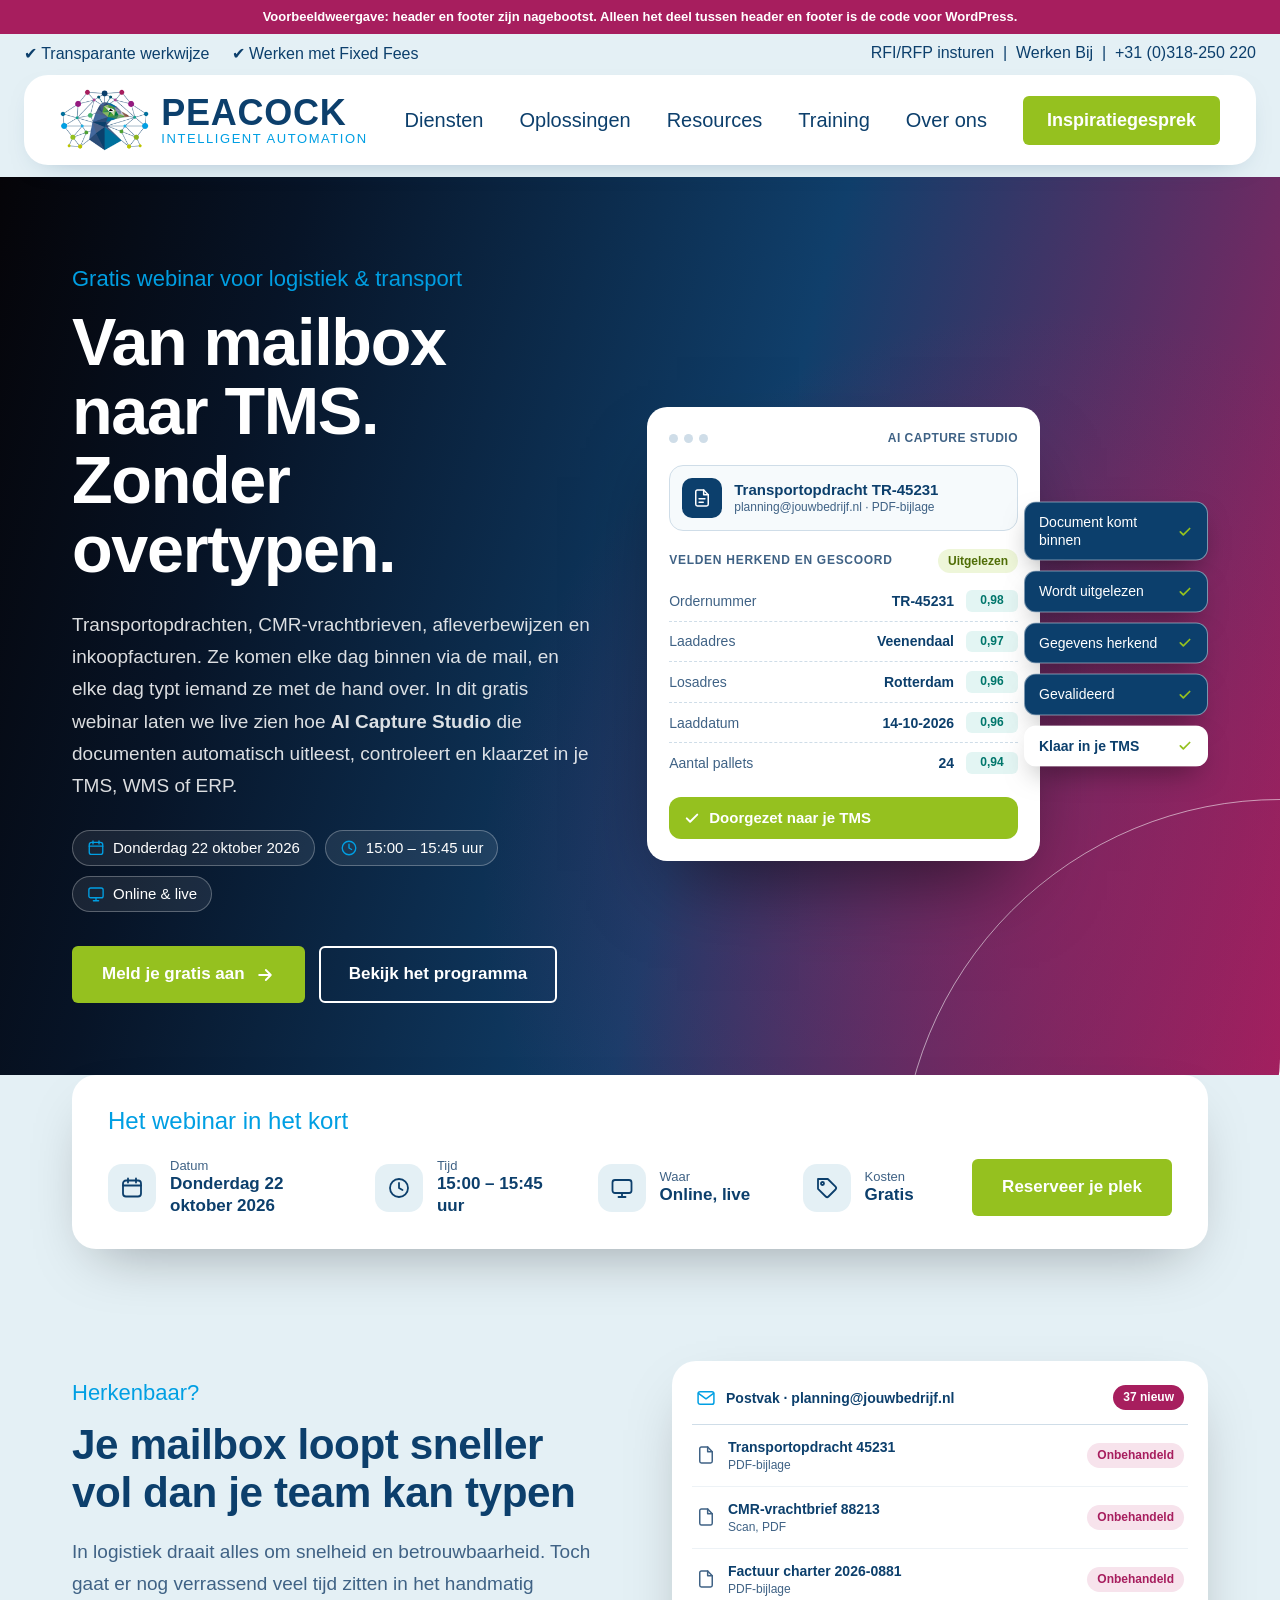
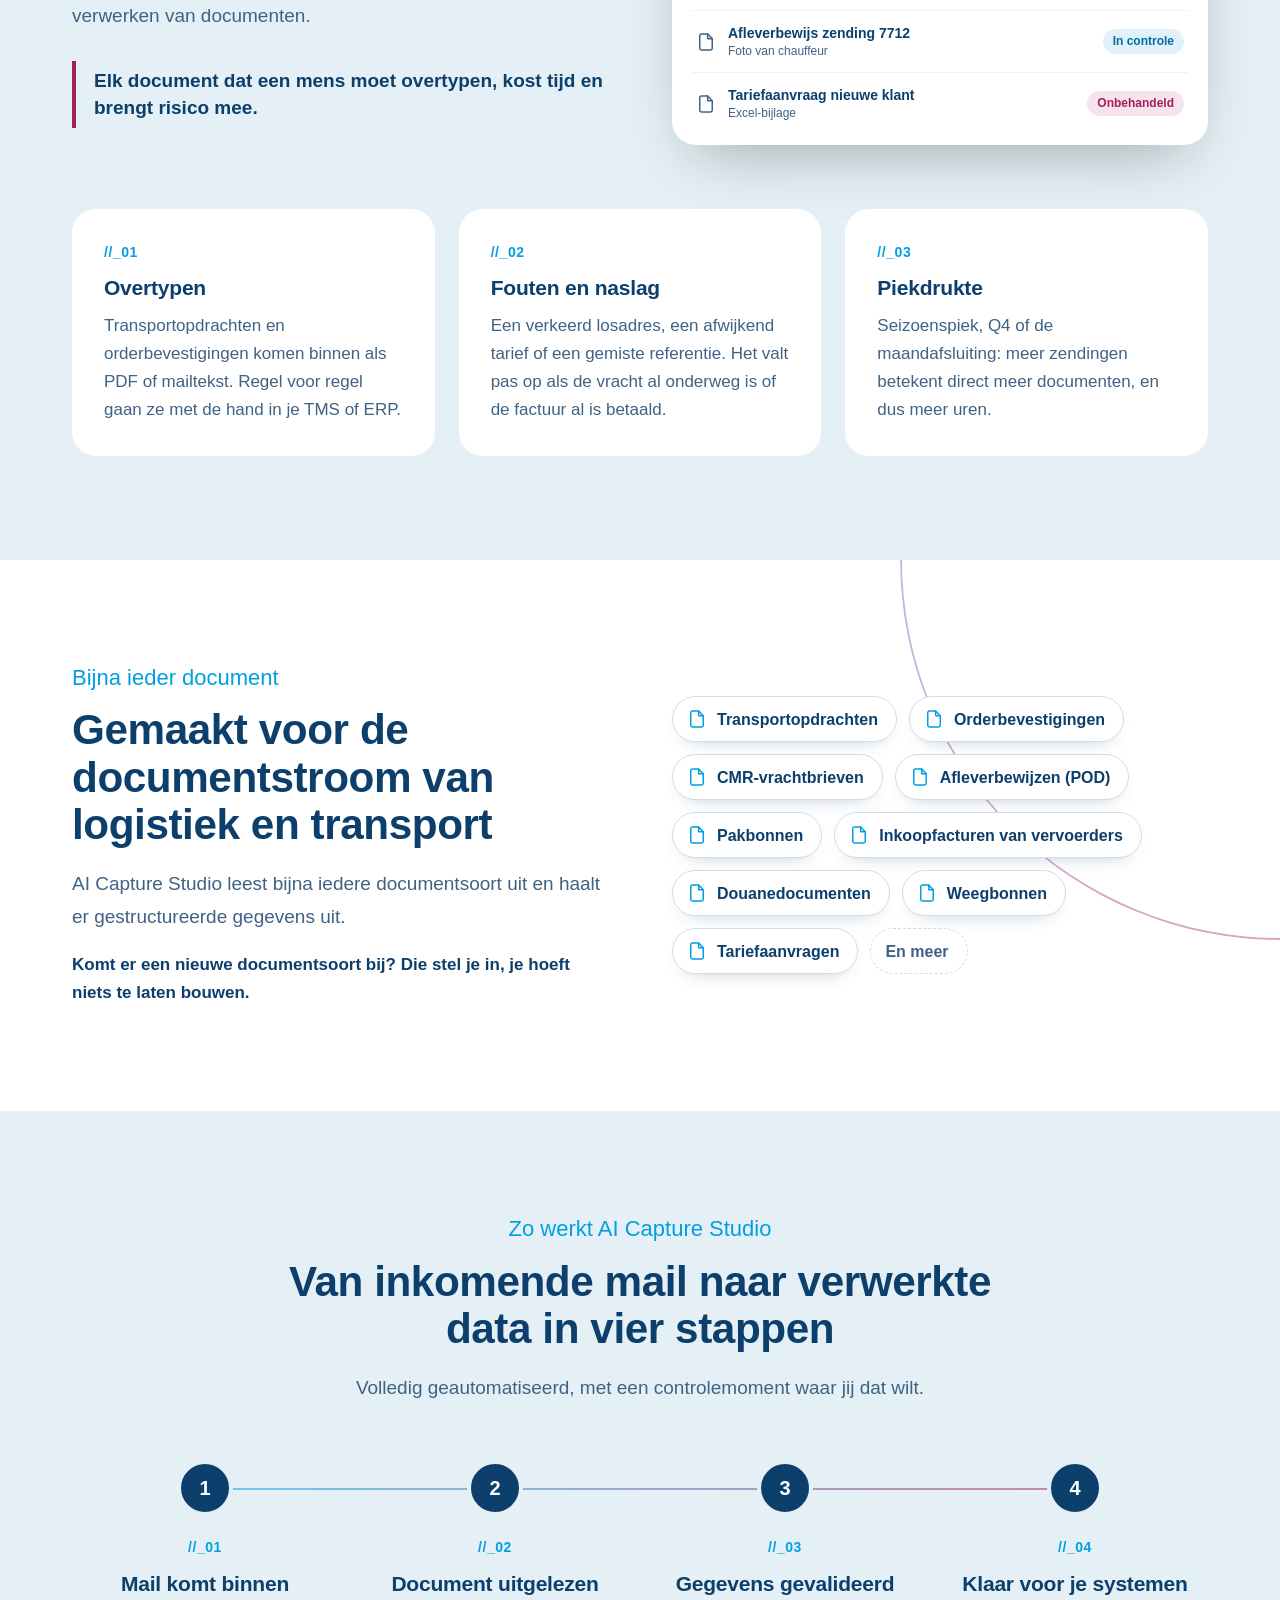
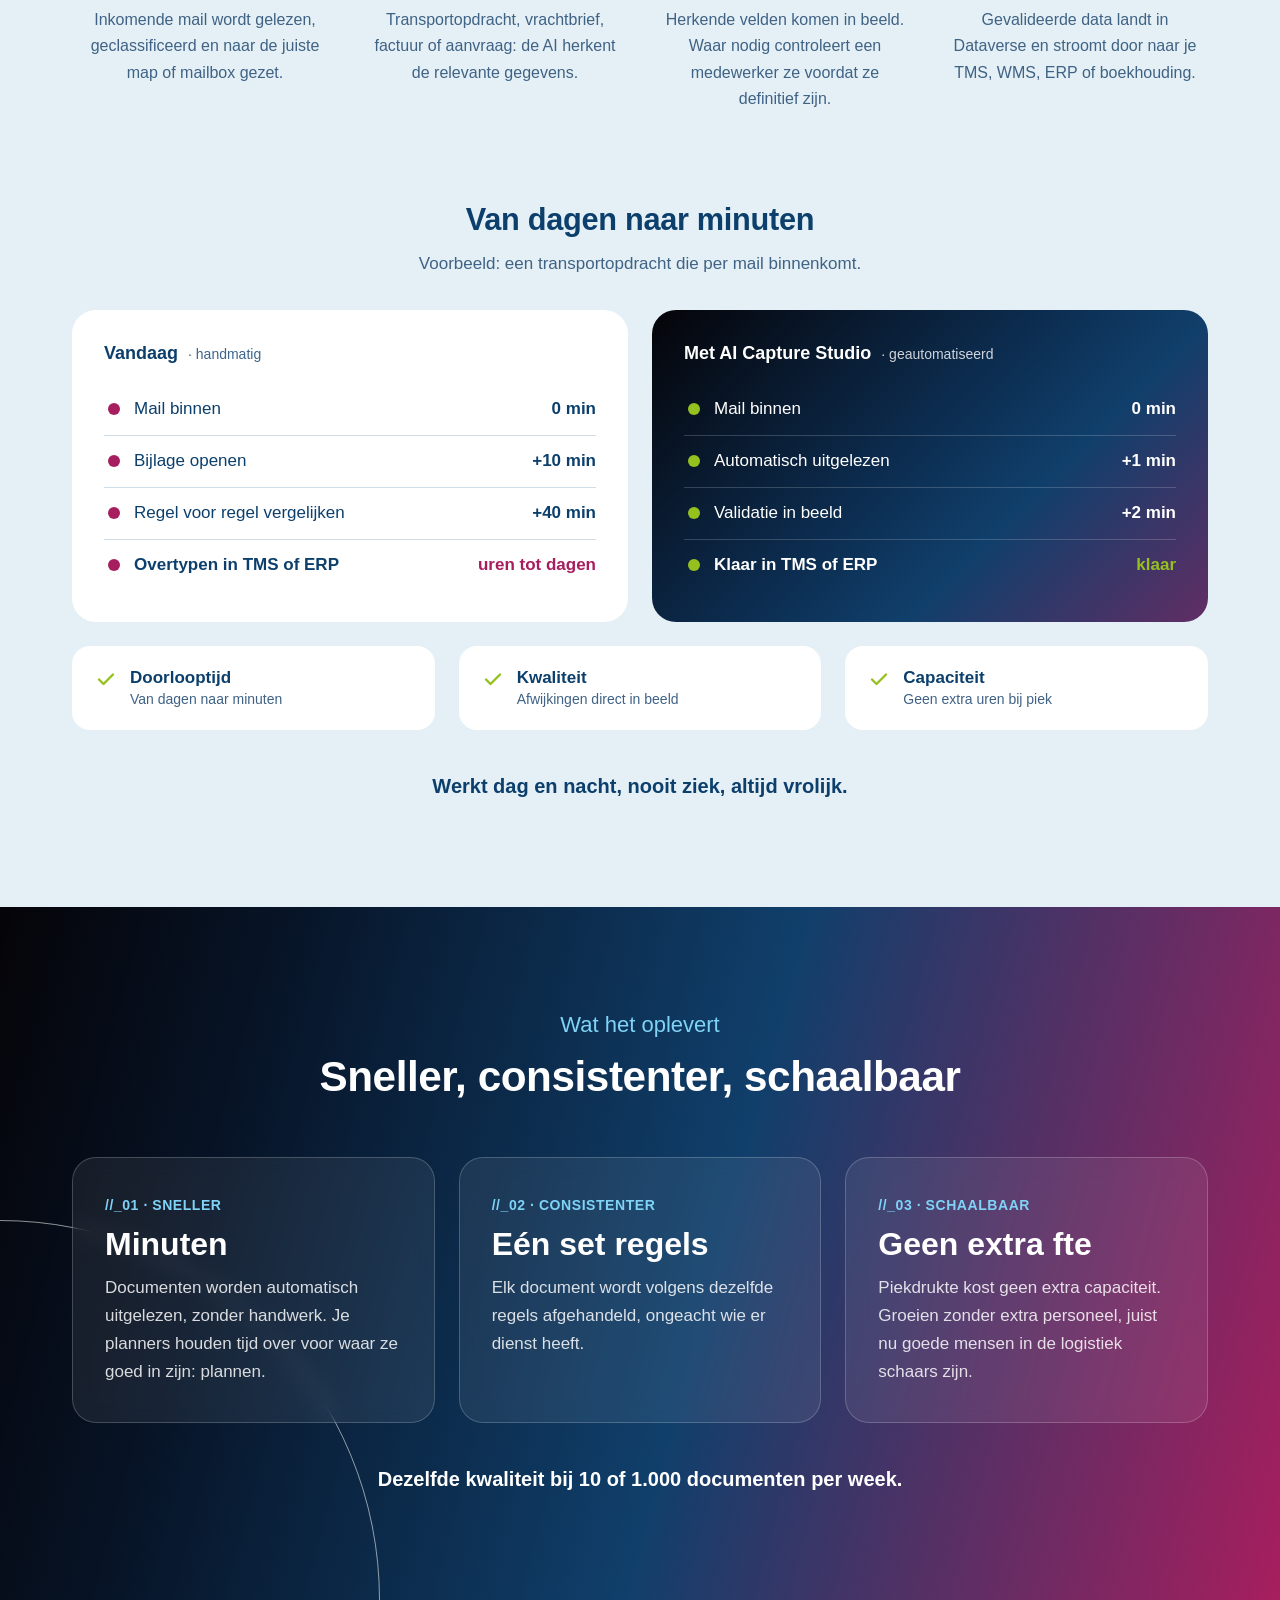
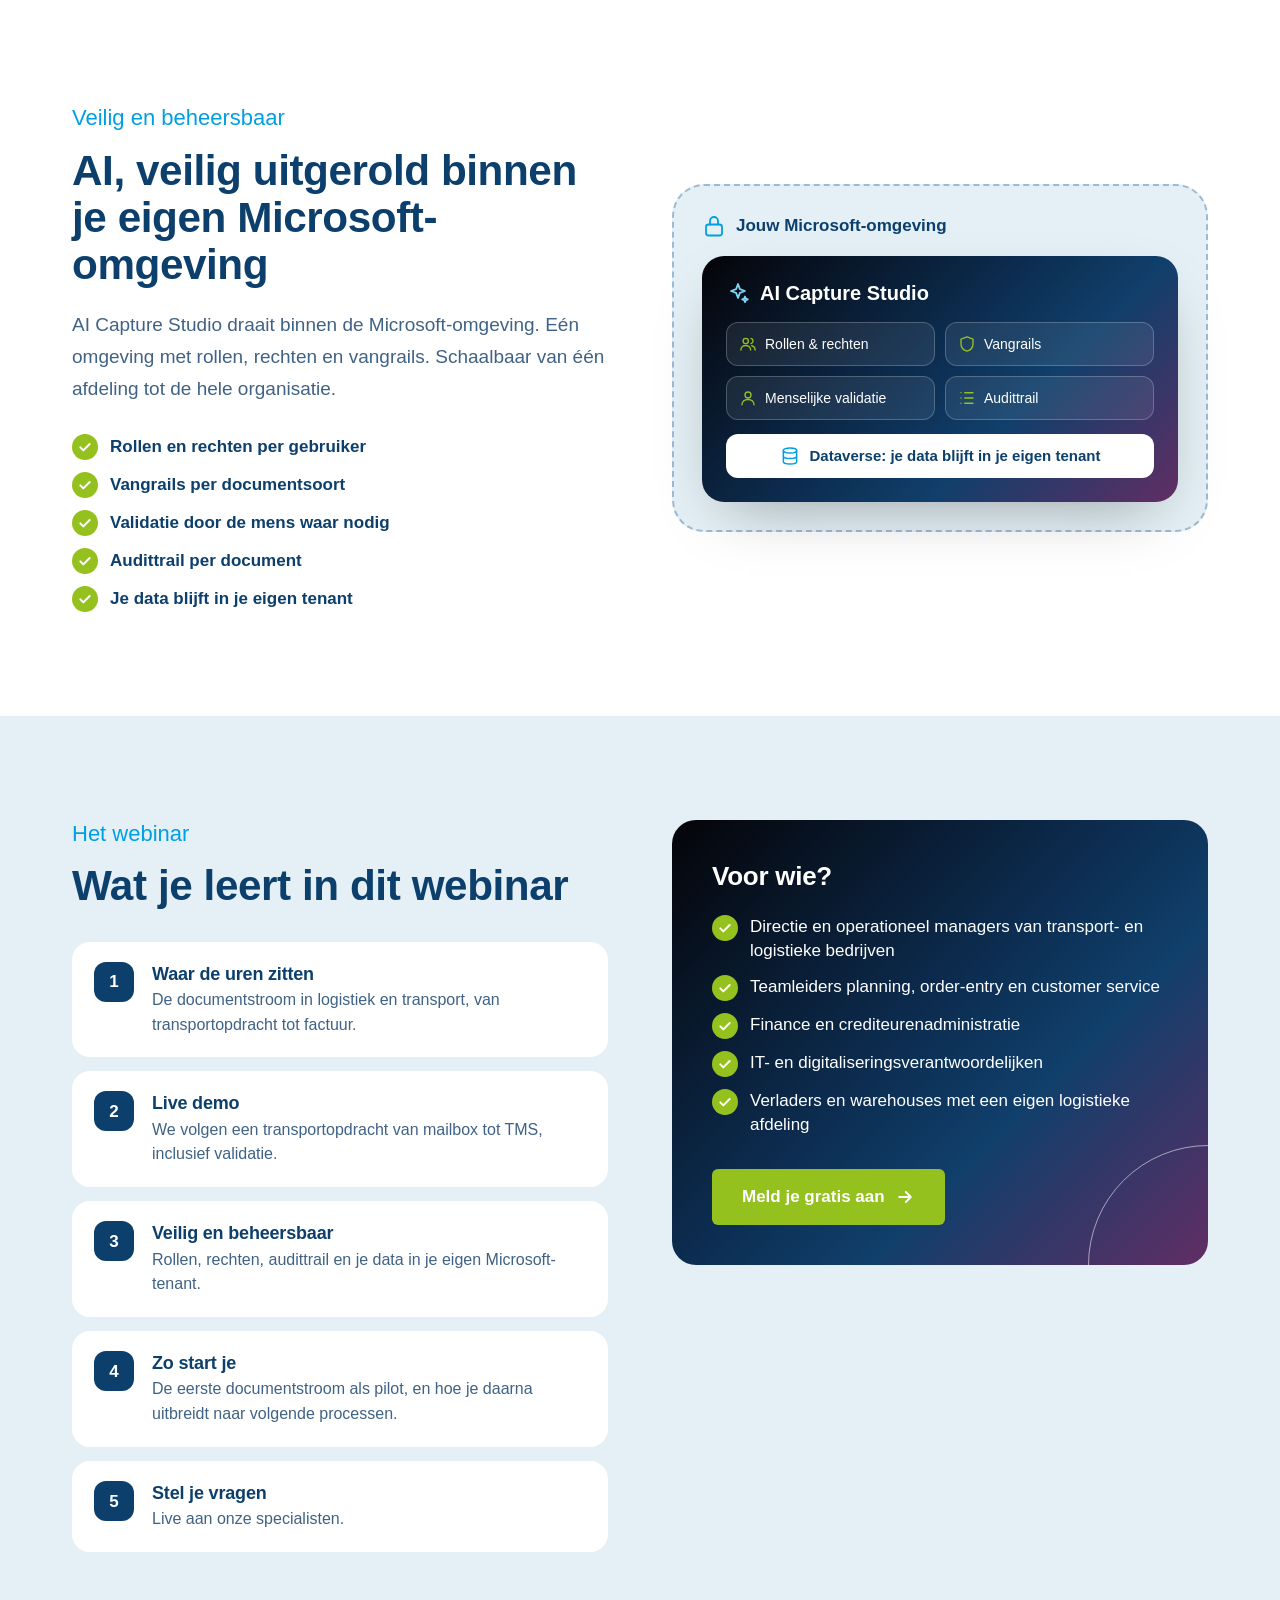
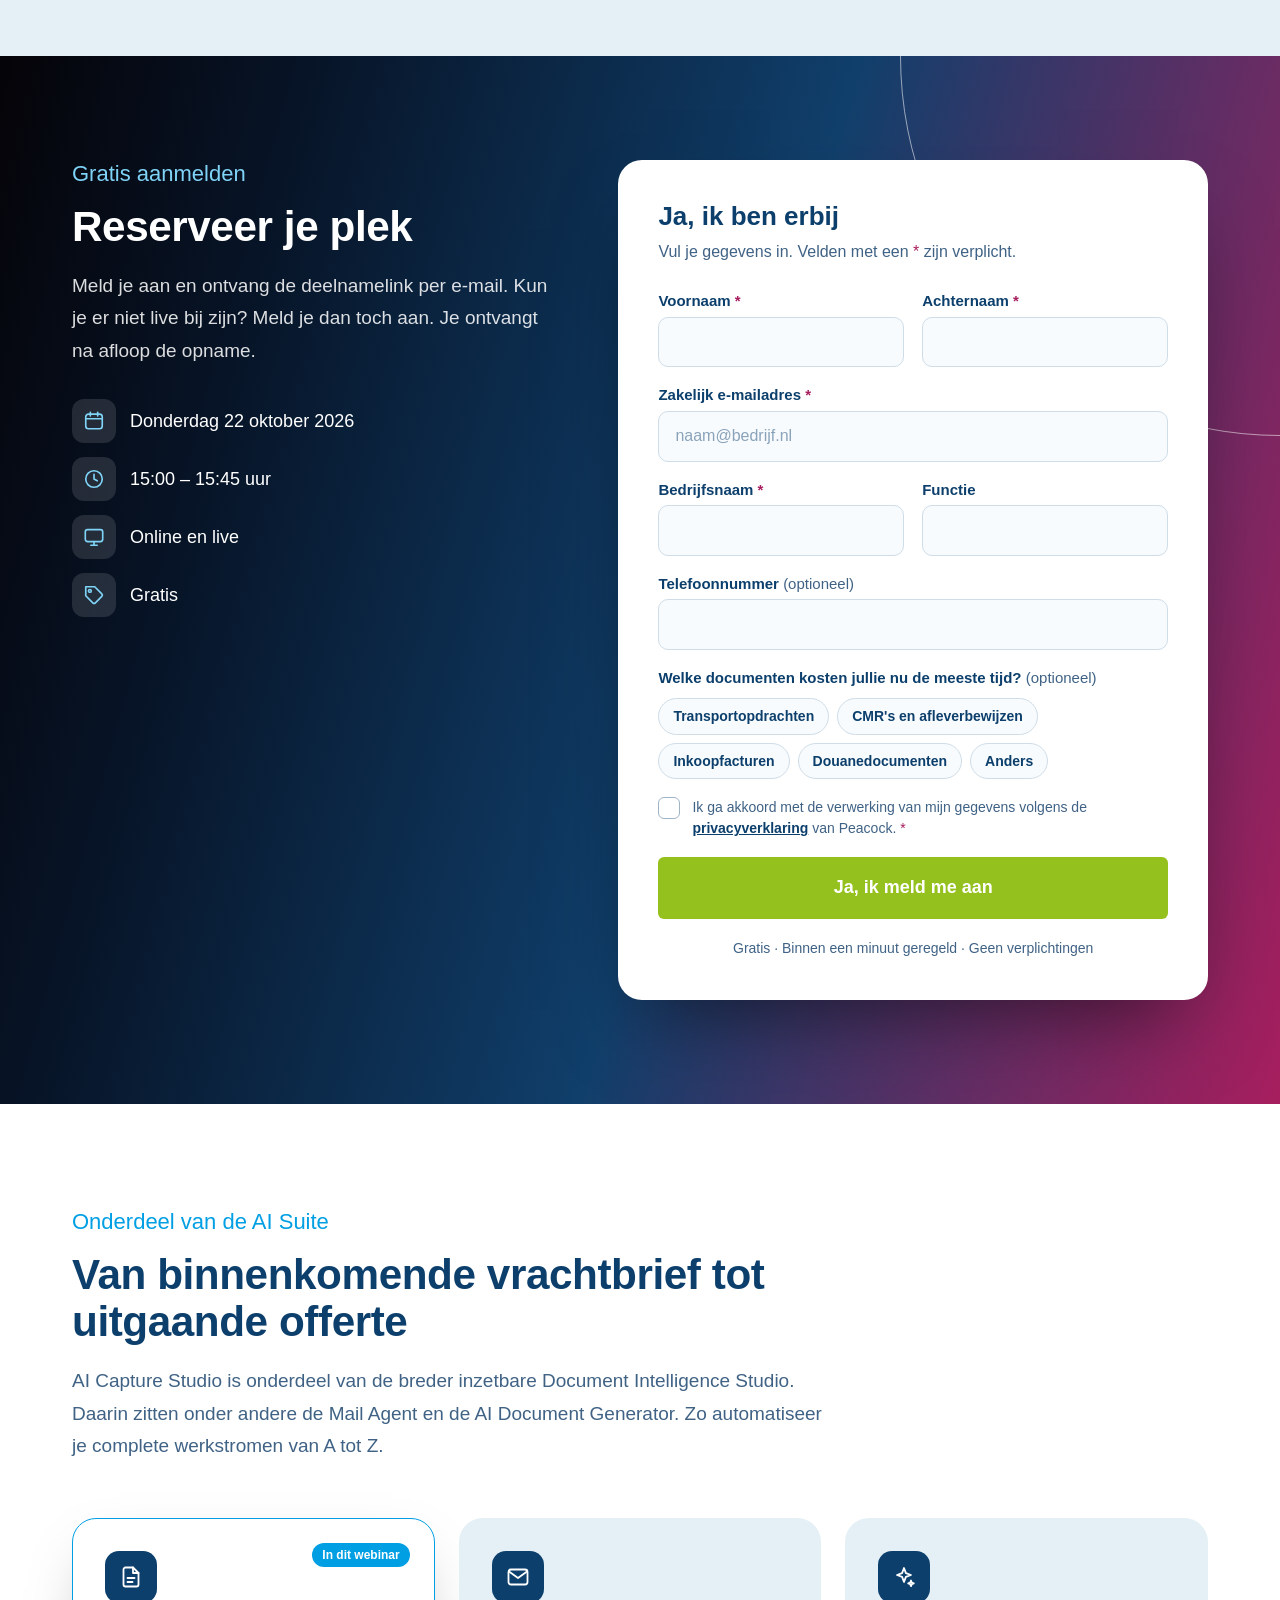
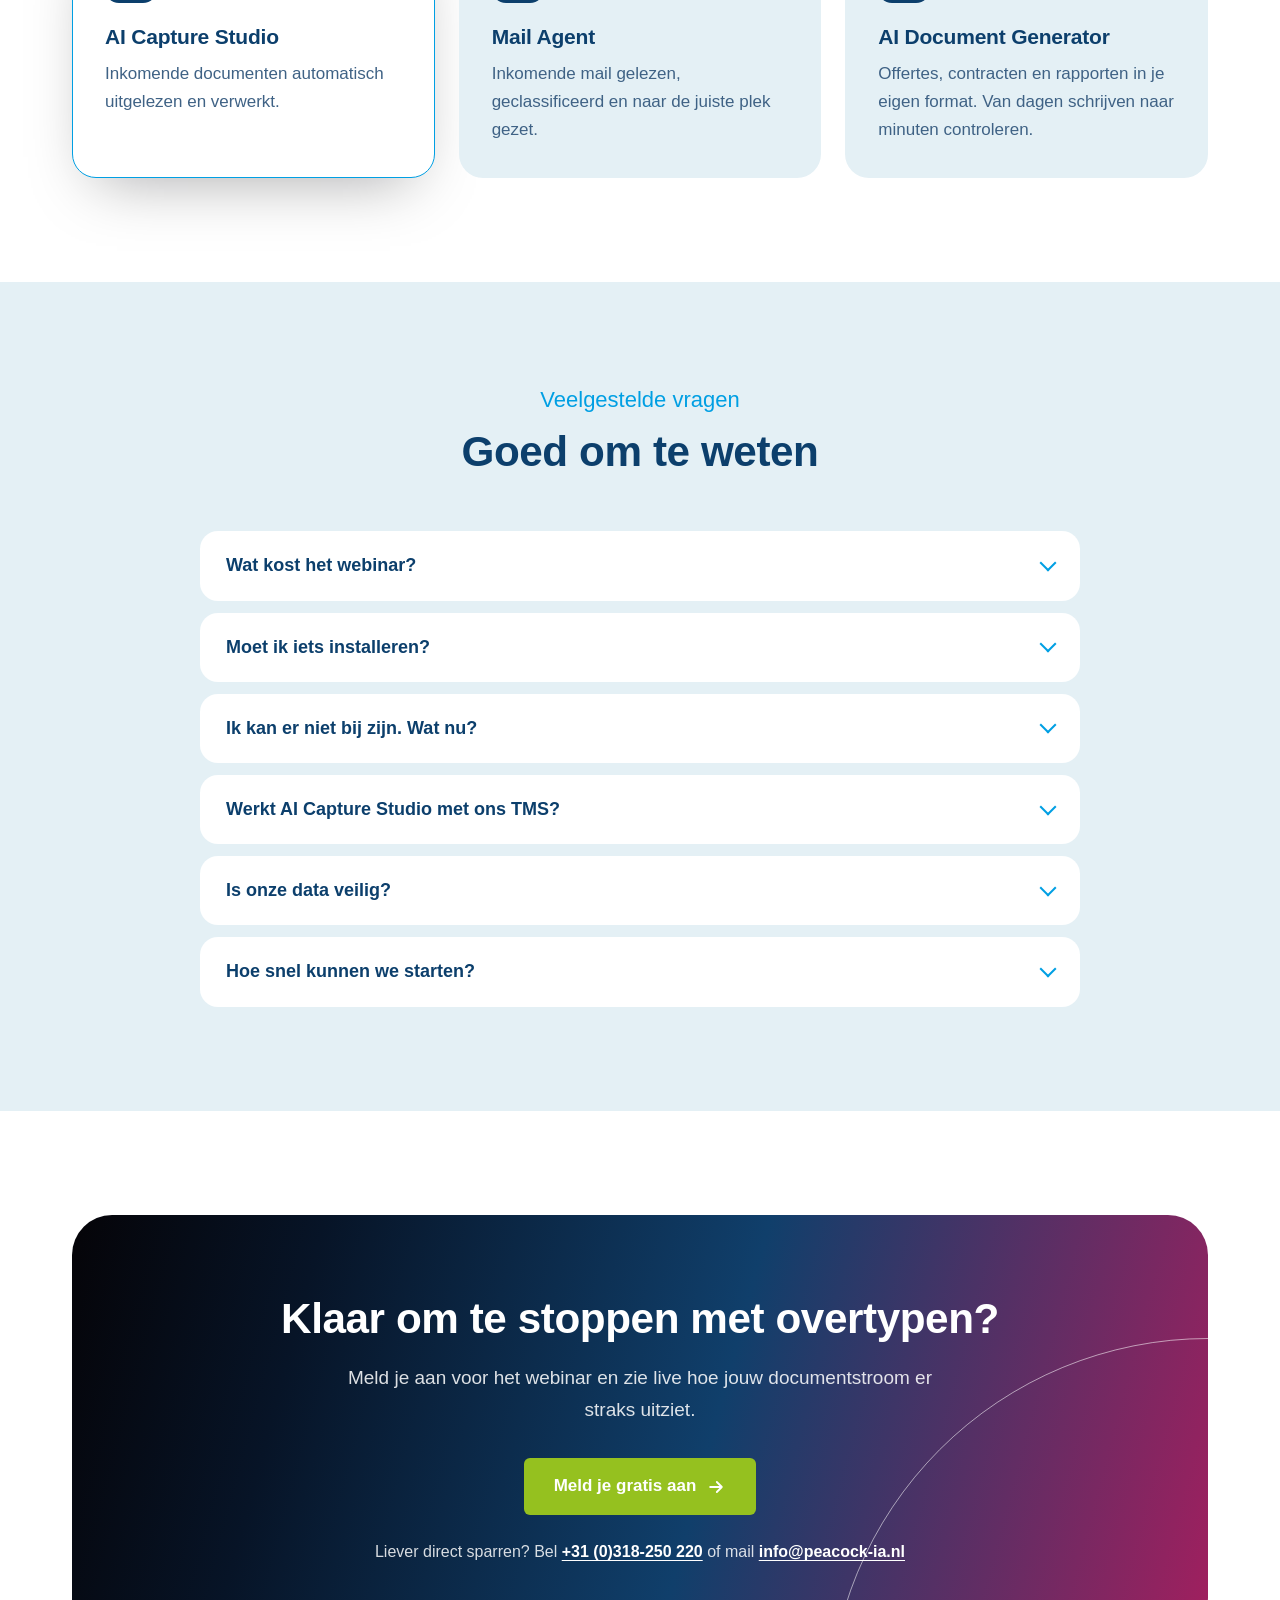
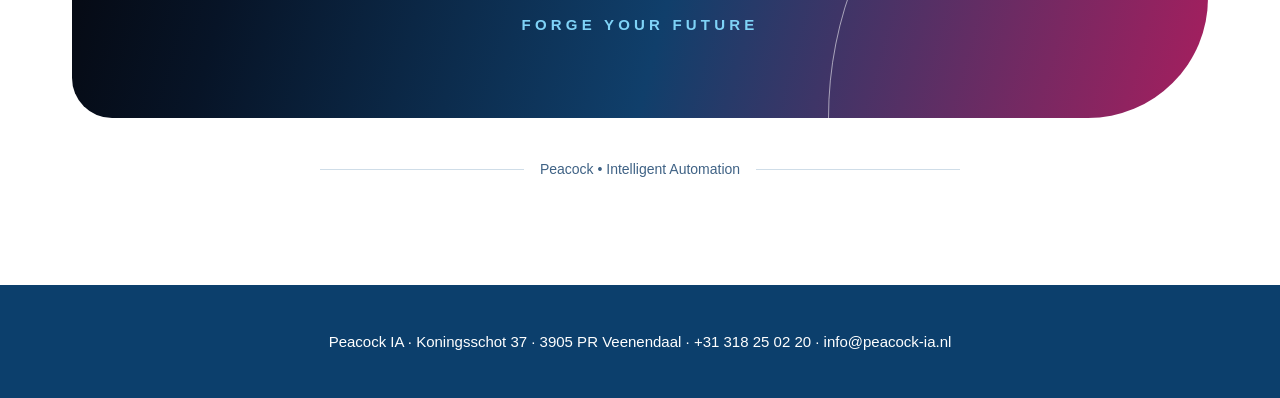
<file: peacock-webinar-logistiek/voorbeeld.html>
<!DOCTYPE html>
<html lang="nl"><head><meta charset="utf-8"><meta name="viewport" content="width=device-width, initial-scale=1">
<title>Voorbeeld: webinar-landingspagina</title>
<style>
@import url('https://fonts.cdnfonts.com/css/tex-gyre-adventor');
html,body{margin:0;padding:0}
body{background:#e4f0f5;font-family:'TeX Gyre Adventor','Century Gothic','Questrial','Futura',Arial,sans-serif;color:#0c3f6c}
.demo-note{background:#a71e5e;color:#fff;text-align:center;font:600 13px/1.4 Arial,sans-serif;padding:8px 16px}
.demo-top{background:#e4f0f5;padding:10px 0 0}
.demo-top__in{max-width:1800px;margin:0 auto;padding:0 24px;display:flex;justify-content:space-between;gap:16px;font-size:16px;color:#0c3f6c;flex-wrap:wrap}
.demo-top__in span{margin-right:22px}
.demo-top__in b{color:#0c3f6c}
.demo-head{position:sticky;top:0;z-index:50;padding:12px 24px;background:#e4f0f5}
.demo-head__card{max-width:1800px;margin:0 auto;display:flex;align-items:center;gap:32px;padding:14px 36px;background:#fff;border-radius:24px;box-shadow:0 10px 30px -20px rgba(12,63,108,.5)}
.demo-logo{display:flex;align-items:center;gap:12px;text-decoration:none}
.demo-logo img{height:62px;width:auto}
.demo-logo b{display:block;font-size:36px;line-height:1;color:#0c3f6c;letter-spacing:.02em}
.demo-logo small{display:block;font-size:13px;letter-spacing:.12em;color:#009fe3}
.demo-nav{margin-left:auto;display:flex;align-items:center;gap:36px;font-size:20px}
.demo-nav a{color:#0c3f6c;text-decoration:none}
.demo-nav .demo-btn{background:#95c11f;color:#fff;font-weight:700;padding:14px 24px;border-radius:6px;font-size:18px}
.demo-main{background:#fff}
.demo-foot{background:#0c3f6c;color:#fff;padding:48px 24px;text-align:center;font-size:15px}
@media (max-width:1100px){.demo-nav a:not(.demo-btn){display:none}}
@media (max-width:640px){.demo-top{display:none}.demo-head{padding:8px}.demo-head__card{padding:10px 16px;gap:12px}.demo-logo img{height:44px}.demo-logo b{font-size:24px}.demo-logo small{font-size:9px}.demo-nav .demo-btn{padding:10px 14px;font-size:14px}}
.entry-content{max-width:1140px;margin:0 auto;padding:0 24px}</style></head>
<body>
<div class="demo-note">Voorbeeldweergave: header en footer zijn nagebootst. Alleen het deel tussen header en footer is de code voor WordPress.</div>
<div class="demo-top"><div class="demo-top__in"><div><span>&#10004; Transparante werkwijze</span><span>&#10004; Werken met Fixed Fees</span></div><div>RFI/RFP insturen &nbsp;|&nbsp; Werken Bij &nbsp;|&nbsp; +31 (0)318-250 220</div></div></div>
<header class="demo-head"><div class="demo-head__card"><a class="demo-logo" href="#"><img alt="" src="[data-uri]"><span><b>PEACOCK</b><small>INTELLIGENT AUTOMATION</small></span></a>
<nav class="demo-nav"><a href="#">Diensten</a><a href="#">Oplossingen</a><a href="#">Resources</a><a href="#">Training</a><a href="#">Over ons</a><a class="demo-btn" href="#">Inspiratiegesprek</a></nav></div></header>
<main class="demo-main"><article><header class="entry-header"><h1 class="entry-title">Webinar logistiek</h1></header><div class="entry-content">
<style>
/* ============================================================================
  PEACOCK | Landingspagina webinar AI Capture Studio, Logistiek & Transport
  Plak dit HELE bestand in één blok "Aangepaste HTML" (Custom HTML) in WordPress.
  Vervang eerst de plaatshouders DATUM en TIJD (tussen blokhaken) via zoeken en vervangen. Zie LEESMIJ.md.
============================================================================ */
/* ---------- Basis & huisstijlkleuren (Corporate Identity 2024) ---------- */
#pck-webinar{
  --pck-navy:#0c3f6c; --pck-navy-2:#103f6b; --pck-ink:#050408; --pck-blue:#009fe3; --pck-ice:#e4f0f5;
  --pck-green:#95c11f; --pck-green-dark:#7fa618; --pck-magenta:#a71e5e; --pck-purple:#a84d97; --pck-teal:#00a091;
  --pck-muted:#3f6285; --pck-line:#cfdde8;
  --pck-grad:linear-gradient(105deg,#050408 0%,#071427 20%,#103f6b 55%,#a71e5e 100%);
  --pck-grad-card:linear-gradient(135deg,#050408 0%,#0c2c4f 45%,#103f6b 65%,#a71e5e 130%);
  --pck-radius:24px; --pck-shadow:0 24px 60px -24px rgba(5,4,8,.35);
  position:relative; box-sizing:border-box;
  width:100vw !important; max-width:100vw !important; margin-left:calc(50% - 50vw) !important; margin-right:calc(50% - 50vw) !important;
  margin-top:0; margin-bottom:0; padding:0; overflow:hidden;
  background:#fff; color:var(--pck-navy); font-size:17px; line-height:1.65; text-align:left;
  -webkit-font-smoothing:antialiased; -moz-osx-font-smoothing:grayscale;
}
/* Alternatief als je thema geen volle breedte toestaat: geef de wrapper de class "pck-boxed" */
#pck-webinar.pck-boxed{width:auto !important; max-width:100% !important; margin-left:0 !important; margin-right:0 !important; border-radius:32px}
html:has(#pck-webinar), body:has(#pck-webinar){overflow-x:clip}
@media (prefers-reduced-motion:no-preference){html:has(#pck-webinar){scroll-behavior:smooth}}
/* Paginatitel van het thema verbergen: de hero heeft al een H1 */
body:has(#pck-webinar) .entry-title, body:has(#pck-webinar) .wp-block-post-title, body:has(#pck-webinar) h1.page-title{display:none}
/* ---------- Reset binnen de pagina (voorkomt botsingen met het thema) ---------- */
#pck-webinar *, #pck-webinar *::before, #pck-webinar *::after{box-sizing:border-box}
#pck-webinar h1, #pck-webinar h2, #pck-webinar h3, #pck-webinar h4, #pck-webinar p, #pck-webinar ul, #pck-webinar ol, #pck-webinar li, #pck-webinar figure, #pck-webinar fieldset, #pck-webinar legend, #pck-webinar details, #pck-webinar summary{margin:0; padding:0; border:0; background:none}
#pck-webinar h1, #pck-webinar h2, #pck-webinar h3, #pck-webinar h4{color:inherit; font-weight:700; text-transform:none; letter-spacing:-.01em; font-style:normal}
#pck-webinar h1::before, #pck-webinar h1::after, #pck-webinar h2::before, #pck-webinar h2::after, #pck-webinar h3::before, #pck-webinar h3::after, #pck-webinar li::before, #pck-webinar li::after{content:none}
#pck-webinar ul, #pck-webinar ol{list-style:none}
#pck-webinar li{margin:0; line-height:inherit}
#pck-webinar p{font-size:inherit; line-height:inherit; color:inherit}
#pck-webinar a{color:inherit; text-decoration:none; box-shadow:none; border:0; background-image:none}
#pck-webinar strong{font-weight:700; color:inherit}
#pck-webinar em{font-style:normal}
#pck-webinar svg{display:block; flex-shrink:0; width:24px; height:24px; fill:none; stroke:currentColor; stroke-width:1.8; stroke-linecap:round; stroke-linejoin:round}
#pck-webinar .pck-sr{position:absolute !important; width:1px; height:1px; padding:0; margin:-1px; overflow:hidden; clip:rect(0,0,0,0); white-space:nowrap; border:0}
/* ---------- Layout ---------- */
#pck-webinar .pck-wrap{position:relative; z-index:1; max-width:1200px; margin:0 auto; padding:0 32px}
#pck-webinar .pck-sec{position:relative; overflow:hidden; margin:0; padding:104px 0}
#pck-webinar .pck-sec--ice{background:var(--pck-ice)}
#pck-webinar .pck-sec--white{background:#fff}
#pck-webinar .pck-sec--dark{background:var(--pck-grad); color:#fff}
#pck-webinar .pck-split{display:grid; grid-template-columns:repeat(2,minmax(0,1fr)); gap:64px; align-items:center}
#pck-webinar .pck-head{max-width:760px; margin-bottom:56px}
#pck-webinar .pck-head--center{margin-left:auto; margin-right:auto; text-align:center}
#pck-webinar .pck-sec{scroll-margin-top:120px}
/* ---------- Typografie ---------- */
#pck-webinar .pck-eyebrow{display:block; margin-bottom:14px; color:var(--pck-blue); font-size:22px; line-height:1.3; font-weight:400}
#pck-webinar .pck-h1{margin-bottom:24px; color:#fff; font-size:clamp(40px,5.2vw,72px); line-height:1.04; letter-spacing:-.02em}
#pck-webinar .pck-h2{margin-bottom:20px; font-size:clamp(30px,3.3vw,44px); line-height:1.12}
#pck-webinar .pck-h3{margin-bottom:10px; font-size:21px; line-height:1.3}
#pck-webinar .pck-lead{font-size:19px; line-height:1.7; color:var(--pck-muted)}
#pck-webinar .pck-sec--dark .pck-lead, #pck-webinar .pck-hero .pck-lead{color:rgba(255,255,255,.86)}
#pck-webinar .pck-code{display:block; margin-bottom:10px; color:var(--pck-blue); font-size:14px; font-weight:700; letter-spacing:.04em}
/* ---------- Knoppen (zoals op peacock-ia.nl) ---------- */
#pck-webinar .pck-btn{display:inline-flex; align-items:center; justify-content:center; gap:10px; min-height:0; margin:0; padding:16px 28px; border:2px solid transparent; border-radius:6px; background:var(--pck-green); color:#fff; font:inherit; font-size:17px; font-weight:700; line-height:1.2; text-align:center; text-decoration:none; text-transform:none; letter-spacing:0; box-shadow:none; cursor:pointer; transition:background-color .2s ease, border-color .2s ease, color .2s ease, transform .2s ease}
#pck-webinar .pck-btn svg{width:20px; height:20px; stroke-width:2.2}
#pck-webinar .pck-btn:hover, #pck-webinar .pck-btn:focus-visible{background:var(--pck-green-dark); color:#fff; transform:translateY(-1px)}
#pck-webinar .pck-btn--ghost{background:transparent; border-color:#fff; color:#fff}
#pck-webinar .pck-btn--ghost:hover, #pck-webinar .pck-btn--ghost:focus-visible{background:#fff; color:var(--pck-navy)}
#pck-webinar .pck-btn--block{display:flex; width:100%}
#pck-webinar .pck-btn:focus-visible, #pck-webinar a:focus-visible, #pck-webinar summary:focus-visible{outline:3px solid var(--pck-blue); outline-offset:3px}
#pck-webinar .pck-btns{display:flex; flex-wrap:wrap; gap:14px}
/* ---------- Huisstijlelement: cirkel met het hart in de hoek ---------- */
#pck-webinar .pck-circle{position:absolute; z-index:0; width:760px; height:760px; border-radius:50%; pointer-events:none}
#pck-webinar .pck-circle--white{border:1.5px solid rgba(255,255,255,.55)}
#pck-webinar .pck-circle--grad{border:2px solid transparent; background:linear-gradient(135deg,var(--pck-blue),var(--pck-purple),var(--pck-magenta)) border-box; -webkit-mask:linear-gradient(#000 0 0) padding-box, linear-gradient(#000 0 0); -webkit-mask-composite:xor; mask:linear-gradient(#000 0 0) padding-box, linear-gradient(#000 0 0); mask-composite:exclude; opacity:.45}
#pck-webinar .pck-circle--br{right:-380px; bottom:-380px}
#pck-webinar .pck-circle--tr{right:-380px; top:-380px}
#pck-webinar .pck-circle--bl{left:-380px; bottom:-380px}
#pck-webinar .pck-circle--tl{left:-380px; top:-380px}
/* ---------- Hero ---------- */
#pck-webinar .pck-hero{position:relative; overflow:hidden; margin:0; padding:88px 0 176px; background:radial-gradient(circle at 82% 70%,rgba(167,30,94,.45),rgba(167,30,94,0) 45%), var(--pck-grad); color:#fff; border-bottom-right-radius:120px}
#pck-webinar .pck-hero .pck-split{grid-template-columns:minmax(0,1fr) minmax(0,1.08fr); gap:56px}
#pck-webinar .pck-hero .pck-lead{max-width:560px; margin-bottom:28px}
#pck-webinar .pck-meta{display:flex; flex-wrap:wrap; gap:10px; margin-bottom:34px}
#pck-webinar .pck-meta li{display:inline-flex; align-items:center; gap:8px; padding:8px 14px; border:1px solid rgba(255,255,255,.28); border-radius:999px; background:rgba(255,255,255,.08); font-size:15px; line-height:1.2; color:#fff}
#pck-webinar .pck-meta svg{width:18px; height:18px; color:var(--pck-blue)}
/* Hero-visual: uitgelezen transportopdracht */
#pck-webinar .pck-mock{position:relative; padding-right:168px}
#pck-webinar .pck-mock__card{position:relative; z-index:1; padding:22px; border-radius:20px; background:#fff; color:var(--pck-navy); box-shadow:0 40px 80px -30px rgba(0,0,0,.6)}
#pck-webinar .pck-mock__bar{display:flex; align-items:center; gap:6px; margin-bottom:16px}
#pck-webinar .pck-mock__dot{width:9px; height:9px; border-radius:50%; background:var(--pck-line)}
#pck-webinar .pck-mock__app{margin-left:auto; font-size:12px; font-weight:700; color:var(--pck-muted); letter-spacing:.04em}
#pck-webinar .pck-mock__mail{display:flex; align-items:center; gap:12px; padding:12px; border:1px solid var(--pck-line); border-radius:14px; background:#f6fafc}
#pck-webinar .pck-mock__ico{display:grid; place-items:center; width:40px; height:40px; border-radius:10px; background:var(--pck-navy); color:#fff}
#pck-webinar .pck-mock__ico svg{width:20px; height:20px}
#pck-webinar .pck-mock__meta{display:flex; flex-direction:column; min-width:0; line-height:1.3}
#pck-webinar .pck-mock__meta strong{font-size:15px}
#pck-webinar .pck-mock__meta small{font-size:12px; color:var(--pck-muted); white-space:nowrap; overflow:hidden; text-overflow:ellipsis}
#pck-webinar .pck-pill{display:inline-block; margin-left:auto; padding:5px 10px; border-radius:999px; font-size:12px; font-weight:700; line-height:1.2; white-space:nowrap}
#pck-webinar .pck-pill--ok{background:#eef6d9; color:#4f6d06}
#pck-webinar .pck-pill--wait{background:#f7e3ec; color:var(--pck-magenta)}
#pck-webinar .pck-pill--check{background:#e0f1fb; color:#006e9e}
#pck-webinar .pck-mock__label{display:flex; align-items:center; justify-content:space-between; gap:10px; margin:18px 0 8px; font-size:12px; font-weight:700; line-height:1.3; letter-spacing:.06em; text-transform:uppercase; color:var(--pck-muted)}
#pck-webinar .pck-mock__label .pck-pill{letter-spacing:0; text-transform:none}
#pck-webinar .pck-mock__fields li{display:grid; grid-template-columns:minmax(0,1fr) auto 52px; align-items:center; gap:12px; padding:9px 0; border-bottom:1px dashed var(--pck-line); font-size:14px; line-height:1.3}
#pck-webinar .pck-mock__fields li:last-child{border-bottom:0}
#pck-webinar .pck-mock__fields span{color:var(--pck-muted)}
#pck-webinar .pck-mock__fields em{padding:3px 0; border-radius:6px; background:#e3f5f3; color:#00766b; font-size:12px; font-weight:700; text-align:center}
#pck-webinar .pck-mock__done{display:flex; align-items:center; gap:8px; margin-top:14px; padding:12px 14px; border-radius:12px; background:var(--pck-green); color:#fff; font-size:15px; font-weight:700; line-height:1.2}
#pck-webinar .pck-mock__done svg{width:18px; height:18px; stroke-width:2.6}
#pck-webinar .pck-mock__steps{position:absolute; z-index:2; top:50%; right:0; display:flex; flex-direction:column; gap:10px; width:184px; transform:translateY(-50%)}
#pck-webinar .pck-mock__steps li{display:flex; align-items:center; justify-content:space-between; gap:8px; padding:11px 14px; border:1px solid rgba(255,255,255,.45); border-radius:12px; background:var(--pck-navy); color:#fff; font-size:14px; line-height:1.25; box-shadow:0 12px 30px -12px rgba(0,0,0,.6)}
#pck-webinar .pck-mock__steps li svg{width:16px; height:16px; color:var(--pck-green); stroke-width:2.6}
#pck-webinar .pck-mock__steps li.is-final{background:#fff; color:var(--pck-navy); font-weight:700}
/* ---------- Infokaart onder de hero ---------- */
#pck-webinar .pck-facts-wrap{position:relative; z-index:3; background:var(--pck-ice); padding:0 0 8px}
#pck-webinar .pck-facts{display:grid; grid-template-columns:minmax(0,1.35fr) minmax(0,1.1fr) minmax(0,1fr) minmax(0,.8fr) auto; align-items:center; gap:28px; margin-top:-104px; padding:32px 36px; border-radius:var(--pck-radius); background:#fff; box-shadow:var(--pck-shadow)}
#pck-webinar .pck-facts__title{grid-column:1 / -1; margin-bottom:-6px; color:var(--pck-blue); font-size:24px; line-height:1.2}
#pck-webinar .pck-fact{display:flex; align-items:center; gap:14px; min-width:0}
#pck-webinar .pck-fact__ico{display:grid; place-items:center; width:48px; height:48px; flex:0 0 48px; border-radius:14px; background:var(--pck-ice); color:var(--pck-navy)}
#pck-webinar .pck-fact small{display:block; font-size:13px; line-height:1.2; color:var(--pck-muted)}
#pck-webinar .pck-fact strong{display:block; font-size:17px; line-height:1.3}
/* ---------- Probleem ---------- */
#pck-webinar .pck-note{margin-top:28px; padding:6px 0 6px 18px; border-left:4px solid var(--pck-magenta); color:var(--pck-navy); font-size:19px; font-weight:700; line-height:1.45}
#pck-webinar .pck-inbox{padding:20px; border-radius:var(--pck-radius); background:#fff; box-shadow:var(--pck-shadow)}
#pck-webinar .pck-inbox__head{display:flex; align-items:center; gap:10px; padding:4px 4px 14px; border-bottom:1px solid var(--pck-line); font-size:14px; font-weight:700; line-height:1.3}
#pck-webinar .pck-inbox__head svg{width:20px; height:20px; color:var(--pck-blue)}
#pck-webinar .pck-inbox__head .pck-pill{background:var(--pck-magenta); color:#fff}
#pck-webinar .pck-inbox li{display:flex; align-items:center; gap:12px; padding:13px 4px; border-bottom:1px solid #edf2f6; font-size:14px; line-height:1.35}
#pck-webinar .pck-inbox li:last-child{border-bottom:0; padding-bottom:4px}
#pck-webinar .pck-inbox li > svg{width:20px; height:20px; color:var(--pck-muted)}
#pck-webinar .pck-inbox li span:not(.pck-pill){display:flex; flex-direction:column; min-width:0}
#pck-webinar .pck-inbox li small{color:var(--pck-muted); font-size:12px}
#pck-webinar .pck-cards3{display:grid; grid-template-columns:repeat(3,minmax(0,1fr)); gap:24px; margin-top:64px}
#pck-webinar .pck-card{padding:32px; border-radius:var(--pck-radius); background:#fff}
#pck-webinar .pck-card p:not(.pck-code){color:var(--pck-muted)}
#pck-webinar .pck-sec--white .pck-card{background:var(--pck-ice)}
/* ---------- Documenten ---------- */
#pck-webinar .pck-chips{display:flex; flex-wrap:wrap; gap:12px}
#pck-webinar .pck-chips li{display:inline-flex; align-items:center; gap:10px; padding:12px 18px 12px 14px; border:1px solid var(--pck-line); border-radius:999px; background:#fff; font-size:16px; font-weight:700; line-height:1.2; box-shadow:0 8px 20px -14px rgba(12,63,108,.45)}
#pck-webinar .pck-chips li svg{width:20px; height:20px; color:var(--pck-blue)}
#pck-webinar .pck-chips li.is-more{border-style:dashed; background:transparent; box-shadow:none; color:var(--pck-muted)}
#pck-webinar .pck-sub{margin-top:18px; color:var(--pck-navy); font-weight:700}
/* ---------- Zo werkt het ---------- */
#pck-webinar .pck-steps4{position:relative; display:grid; grid-template-columns:repeat(4,minmax(0,1fr)); gap:24px; counter-reset:none}
#pck-webinar .pck-steps4::before{content:""; position:absolute; top:28px; left:12%; right:12%; height:2px; background:linear-gradient(90deg,var(--pck-blue),var(--pck-magenta)); opacity:.5}
#pck-webinar .pck-step{position:relative; padding:0 8px; text-align:center}
#pck-webinar .pck-step__num{display:grid; place-items:center; width:56px; height:56px; margin:0 auto 20px; border:4px solid var(--pck-ice); border-radius:50%; background:var(--pck-navy); color:#fff; font-size:20px; font-weight:700; line-height:1}
#pck-webinar .pck-step p:not(.pck-code){color:var(--pck-muted); font-size:16px}
#pck-webinar .pck-compare-head{margin:88px auto 32px; text-align:center}
#pck-webinar .pck-compare-head .pck-h3{font-size:clamp(24px,2.4vw,32px)}
#pck-webinar .pck-compare-head p{color:var(--pck-muted)}
#pck-webinar .pck-compare{display:grid; grid-template-columns:repeat(2,minmax(0,1fr)); gap:24px}
#pck-webinar .pck-compare__col{padding:32px; border-radius:var(--pck-radius); background:#fff}
#pck-webinar .pck-compare__col--new{background:var(--pck-grad-card); color:#fff}
#pck-webinar .pck-compare__title{display:flex; align-items:center; gap:10px; margin-bottom:18px; font-size:18px; font-weight:700; line-height:1.3}
#pck-webinar .pck-compare__title small{font-size:14px; font-weight:400; opacity:.8}
#pck-webinar .pck-timeline li{position:relative; display:flex; justify-content:space-between; gap:16px; padding:14px 0 14px 30px; border-bottom:1px solid var(--pck-line); line-height:1.35}
#pck-webinar .pck-compare__col--new .pck-timeline li{border-bottom-color:rgba(255,255,255,.18)}
#pck-webinar .pck-timeline li:last-child{border-bottom:0}
#pck-webinar .pck-timeline li::before{content:""; position:absolute; left:4px; top:50%; width:12px; height:12px; margin-top:-6px; border-radius:50%; background:var(--pck-magenta)}
#pck-webinar .pck-compare__col--new .pck-timeline li::before{background:var(--pck-green)}
#pck-webinar .pck-timeline em{font-weight:700; white-space:nowrap}
#pck-webinar .pck-timeline li.is-last{font-weight:700}
#pck-webinar .pck-compare__col--old .pck-timeline li.is-last em{color:var(--pck-magenta)}
#pck-webinar .pck-compare__col--new .pck-timeline li.is-last em{color:var(--pck-green)}
#pck-webinar .pck-kpis{display:grid; grid-template-columns:repeat(3,minmax(0,1fr)); gap:24px; margin-top:24px}
#pck-webinar .pck-kpis li{display:flex; align-items:flex-start; gap:12px; padding:20px 22px; border-radius:18px; background:#fff; line-height:1.4}
#pck-webinar .pck-kpis li svg{margin-top:1px; color:var(--pck-green); stroke-width:2.4}
#pck-webinar .pck-kpis small{display:block; color:var(--pck-muted); font-size:14px}
#pck-webinar .pck-tagline{margin-top:40px; text-align:center; color:var(--pck-navy); font-size:20px; font-weight:700}
/* ---------- Resultaat (donker) ---------- */
#pck-webinar .pck-benefits{display:grid; grid-template-columns:repeat(3,minmax(0,1fr)); gap:24px}
#pck-webinar .pck-benefit{padding:36px 32px; border:1px solid rgba(255,255,255,.2); border-radius:var(--pck-radius); background:rgba(255,255,255,.07); -webkit-backdrop-filter:blur(10px); backdrop-filter:blur(10px)}
#pck-webinar .pck-benefit .pck-code{color:#7fd3f7}
#pck-webinar .pck-big{margin-bottom:12px; font-size:clamp(28px,2.5vw,36px); font-weight:700; line-height:1.1; color:#fff}
#pck-webinar .pck-benefit p:last-child{color:rgba(255,255,255,.84)}
#pck-webinar .pck-foot{margin-top:40px; text-align:center; font-size:20px; font-weight:700}
/* ---------- Veilig binnen Microsoft ---------- */
#pck-webinar .pck-checks{display:grid; gap:12px; margin-top:28px}
#pck-webinar .pck-checks li{display:flex; align-items:center; gap:12px; font-weight:700; line-height:1.4}
#pck-webinar .pck-checks li svg{width:26px; height:26px; padding:5px; border-radius:50%; background:var(--pck-green); color:#fff; stroke-width:3}
#pck-webinar .pck-tenant{position:relative; padding:28px; border:2px dashed #9dbad3; border-radius:32px; background:var(--pck-ice)}
#pck-webinar .pck-tenant__label{display:flex; align-items:center; gap:10px; margin-bottom:18px; font-weight:700; line-height:1.3}
#pck-webinar .pck-tenant__label svg{color:var(--pck-blue)}
#pck-webinar .pck-tenant__app{padding:24px; border-radius:22px; background:var(--pck-grad-card); color:#fff; box-shadow:var(--pck-shadow)}
#pck-webinar .pck-tenant__title{display:flex; align-items:center; gap:10px; margin-bottom:16px; font-size:20px; font-weight:700; line-height:1.3}
#pck-webinar .pck-tenant__title svg{color:#7fd3f7}
#pck-webinar .pck-tenant__grid{display:grid; grid-template-columns:repeat(2,minmax(0,1fr)); gap:10px}
#pck-webinar .pck-tenant__grid div{display:flex; align-items:center; gap:8px; padding:12px; border:1px solid rgba(255,255,255,.22); border-radius:12px; background:rgba(255,255,255,.08); font-size:14px; line-height:1.3}
#pck-webinar .pck-tenant__grid svg{width:18px; height:18px; color:var(--pck-green)}
#pck-webinar .pck-tenant__data{display:flex; align-items:center; justify-content:center; gap:10px; margin-top:14px; padding:12px; border-radius:12px; background:#fff; color:var(--pck-navy); font-size:15px; font-weight:700; line-height:1.3}
#pck-webinar .pck-tenant__data svg{width:20px; height:20px; color:var(--pck-blue)}
/* ---------- Programma & voor wie ---------- */
#pck-webinar .pck-split--top{align-items:start}
#pck-webinar .pck-agenda{display:grid; gap:14px; margin-top:32px}
#pck-webinar .pck-agenda li{display:flex; gap:18px; padding:20px 22px; border-radius:18px; background:#fff}
#pck-webinar .pck-agenda__num{display:grid; place-items:center; width:40px; height:40px; flex:0 0 40px; border-radius:12px; background:var(--pck-navy); color:#fff; font-weight:700; line-height:1}
#pck-webinar .pck-agenda__title{display:block; margin-bottom:2px; font-size:18px; line-height:1.35}
#pck-webinar .pck-agenda p{color:var(--pck-muted); font-size:16px; line-height:1.55}
#pck-webinar .pck-who{position:relative; overflow:hidden; padding:40px; border-radius:var(--pck-radius); background:var(--pck-grad-card); color:#fff}
#pck-webinar .pck-who .pck-h3{font-size:26px; margin-bottom:22px}
#pck-webinar .pck-who .pck-checks{margin:0 0 32px}
#pck-webinar .pck-who .pck-checks li{align-items:flex-start; font-weight:400}
#pck-webinar .pck-who .pck-checks li svg{margin-top:0}
#pck-webinar .pck-who .pck-circle{width:240px; height:240px; right:-120px; bottom:-120px}
/* ---------- Aanmelden ---------- */
#pck-webinar .pck-signup .pck-split{grid-template-columns:minmax(0,.9fr) minmax(0,1.1fr); align-items:start}
#pck-webinar .pck-eyebrow--light{color:#7fd3f7}
#pck-webinar .pck-signup__facts{display:grid; gap:14px; margin-top:32px}
#pck-webinar .pck-signup__facts li{display:flex; align-items:center; gap:14px; font-size:18px; line-height:1.35}
#pck-webinar .pck-signup__facts svg{width:44px; height:44px; padding:11px; border-radius:12px; background:rgba(255,255,255,.12); color:#7fd3f7}
#pck-webinar .pck-formcard{position:relative; z-index:1; scroll-margin-top:140px; padding:40px; border-radius:var(--pck-radius); background:#fff; color:var(--pck-navy); box-shadow:0 40px 80px -30px rgba(0,0,0,.55)}
#pck-webinar .pck-formcard__title{margin-bottom:6px; font-size:26px; font-weight:700; line-height:1.25}
#pck-webinar .pck-formcard__intro{margin-bottom:26px; color:var(--pck-muted); font-size:16px}
#pck-webinar .pck-form{display:grid; gap:18px}
#pck-webinar .pck-grid2{display:grid; grid-template-columns:repeat(2,minmax(0,1fr)); gap:18px}
#pck-webinar .pck-field{display:flex; flex-direction:column; gap:6px; min-width:0}
#pck-webinar .pck-field label, #pck-webinar .pck-fieldset legend{display:block; margin:0; padding:0; color:var(--pck-navy); font-size:15px; font-weight:700; line-height:1.3}
#pck-webinar .pck-req{color:var(--pck-magenta)}
#pck-webinar .pck-opt{color:var(--pck-muted); font-weight:400}
#pck-webinar .pck-field input, #pck-webinar .pck-field select, #pck-webinar .pck-field textarea{display:block; width:100%; height:auto; min-height:0; margin:0; padding:14px 16px; border:1.5px solid var(--pck-line); border-radius:10px; background:#f8fbfd; color:var(--pck-navy); font:inherit; font-size:16px; line-height:1.3; box-shadow:none; outline:0; -webkit-appearance:none; appearance:none; transition:border-color .15s ease, box-shadow .15s ease, background-color .15s ease}
#pck-webinar .pck-field input::placeholder{color:#8aa3ba; opacity:1}
#pck-webinar .pck-field input:focus{border-color:var(--pck-blue); background:#fff; box-shadow:0 0 0 4px rgba(0,159,227,.15)}
#pck-webinar .pck-field.is-error input{border-color:var(--pck-magenta); background:#fdf5f8}
#pck-webinar .pck-errmsg{display:none; color:var(--pck-magenta); font-size:13px; font-weight:700; line-height:1.3}
#pck-webinar .is-error .pck-errmsg{display:block}
#pck-webinar .pck-fieldset{min-width:0}
#pck-webinar .pck-fieldset legend{margin-bottom:10px}
#pck-webinar .pck-choices{display:flex; flex-wrap:wrap; gap:8px}
#pck-webinar .pck-choice{position:relative; display:inline-flex; margin:0; cursor:pointer}
#pck-webinar .pck-choice input{position:absolute; opacity:0; width:1px; height:1px; margin:0}
#pck-webinar .pck-choice span{display:inline-block; padding:9px 14px; border:1.5px solid var(--pck-line); border-radius:999px; background:#f8fbfd; color:var(--pck-navy); font-size:14px; font-weight:700; line-height:1.2; transition:all .15s ease; user-select:none}
#pck-webinar .pck-choice:hover span{border-color:var(--pck-blue)}
#pck-webinar .pck-choice input:checked + span{border-color:var(--pck-navy); background:var(--pck-navy); color:#fff}
#pck-webinar .pck-choice input:focus-visible + span{outline:3px solid var(--pck-blue); outline-offset:2px}
#pck-webinar .pck-consent{display:flex; align-items:flex-start; gap:12px; margin:0; color:var(--pck-muted); font-size:14px; font-weight:400; line-height:1.5; cursor:pointer}
#pck-webinar .pck-consent input{flex:0 0 22px; width:22px; height:22px; margin:0; border:1.5px solid #9fb4c7; border-radius:6px; background:#fff center / 14px no-repeat; -webkit-appearance:none; appearance:none; cursor:pointer}
#pck-webinar .pck-consent input:checked{border-color:var(--pck-navy); background-color:var(--pck-navy); background-image:url("data:image/svg+xml,%3Csvg xmlns='http://www.w3.org/2000/svg' viewBox='0 0 24 24' fill='none' stroke='%23fff' stroke-width='3.2' stroke-linecap='round' stroke-linejoin='round'%3E%3Cpath d='M5 12.5l4.5 4.5L19 7.5'/%3E%3C/svg%3E")}
#pck-webinar .pck-consent input:focus-visible{outline:3px solid var(--pck-blue); outline-offset:2px}
#pck-webinar .pck-consent a{color:var(--pck-navy); font-weight:700; text-decoration:underline}
#pck-webinar .pck-consent.is-error input{border-color:var(--pck-magenta)}
#pck-webinar .pck-consent-wrap .pck-errmsg{margin:6px 0 0 34px}
#pck-webinar .pck-hp{position:absolute !important; left:-9999px; width:1px; height:1px; overflow:hidden}
#pck-webinar .pck-form .pck-btn{padding:18px 28px; font-size:18px}
#pck-webinar .pck-form .pck-btn.is-busy{opacity:.7; pointer-events:none}
#pck-webinar .pck-status{display:none; padding:12px 14px; border-radius:10px; background:#fdf1f5; color:var(--pck-magenta); font-size:14px; font-weight:700; line-height:1.45}
#pck-webinar .pck-status.is-visible{display:block}
#pck-webinar .pck-micro{color:var(--pck-muted); font-size:14px; text-align:center}
#pck-webinar .pck-success{display:none; padding:24px 0 8px; text-align:center}
#pck-webinar .pck-formcard.is-done > .pck-formcard__title, #pck-webinar .pck-formcard.is-done > .pck-formcard__intro, #pck-webinar .pck-formcard.is-done > .pck-form{display:none}
#pck-webinar .pck-formcard.is-done .pck-success{display:block}
#pck-webinar .pck-success__ico{display:grid; place-items:center; width:72px; height:72px; margin:0 auto 20px; border-radius:50%; background:var(--pck-green); color:#fff}
#pck-webinar .pck-success__ico svg{width:34px; height:34px; stroke-width:2.8}
#pck-webinar .pck-success p{color:var(--pck-muted)}
#pck-webinar .pck-success .pck-success__title{margin-bottom:8px; color:var(--pck-navy)}
#pck-webinar .pck-success__title:focus{outline:0}
/* Optioneel: eigen formulierplugin (Gravity Forms, Contact Form 7, WPForms) in de kaart, zie LEESMIJ.md */
#pck-webinar .pck-plugin label, #pck-webinar .pck-plugin legend{display:block; margin:0 0 6px; color:var(--pck-navy); font-size:15px; font-weight:700; line-height:1.3}
#pck-webinar .pck-plugin input[type=text], #pck-webinar .pck-plugin input[type=email], #pck-webinar .pck-plugin input[type=tel], #pck-webinar .pck-plugin select, #pck-webinar .pck-plugin textarea{width:100%; margin:0 0 16px; padding:14px 16px; border:1.5px solid var(--pck-line); border-radius:10px; background:#f8fbfd; color:var(--pck-navy); font:inherit; font-size:16px; line-height:1.3; box-shadow:none}
#pck-webinar .pck-plugin input:focus, #pck-webinar .pck-plugin select:focus, #pck-webinar .pck-plugin textarea:focus{border-color:var(--pck-blue); background:#fff; outline:0; box-shadow:0 0 0 4px rgba(0,159,227,.15)}
#pck-webinar .pck-plugin input[type=submit], #pck-webinar .pck-plugin button[type=submit], #pck-webinar .pck-plugin .gform_button{width:100%; margin:8px 0 0; padding:18px 28px; border:0; border-radius:6px; background:var(--pck-green); color:#fff; font:inherit; font-size:18px; font-weight:700; line-height:1.2; text-transform:none; cursor:pointer}
#pck-webinar .pck-plugin input[type=submit]:hover, #pck-webinar .pck-plugin button[type=submit]:hover, #pck-webinar .pck-plugin .gform_button:hover{background:var(--pck-green-dark)}
/* ---------- AI Suite ---------- */
#pck-webinar .pck-suite{display:grid; grid-template-columns:repeat(3,minmax(0,1fr)); gap:24px}
#pck-webinar .pck-suite .pck-card{position:relative; border:1.5px solid transparent}
#pck-webinar .pck-suite .pck-card.is-current{border-color:var(--pck-blue); background:#fff; box-shadow:var(--pck-shadow)}
#pck-webinar .pck-suite__ico{display:grid; place-items:center; width:52px; height:52px; margin-bottom:20px; border-radius:14px; background:var(--pck-navy); color:#fff}
#pck-webinar .pck-suite .pck-pill{position:absolute; top:24px; right:24px; background:var(--pck-blue); color:#fff}
/* ---------- FAQ ---------- */
#pck-webinar .pck-faq{max-width:880px; margin:0 auto; display:grid; gap:12px}
#pck-webinar .pck-faq details{border-radius:18px; background:#fff; overflow:hidden}
#pck-webinar .pck-faq summary{position:relative; display:block; padding:22px 64px 22px 26px; font-size:18px; font-weight:700; line-height:1.4; cursor:pointer; list-style:none}
#pck-webinar .pck-faq summary::-webkit-details-marker{display:none}
#pck-webinar .pck-faq summary::marker{content:""}
#pck-webinar .pck-faq summary::after{content:""; position:absolute; right:26px; top:50%; width:12px; height:12px; margin-top:-9px; border-right:2.5px solid var(--pck-blue); border-bottom:2.5px solid var(--pck-blue); transform:rotate(45deg); transition:transform .2s ease}
#pck-webinar .pck-faq details[open] summary::after{transform:rotate(225deg); margin-top:-3px}
#pck-webinar .pck-faq details p{padding:0 26px 24px; color:var(--pck-muted)}
/* ---------- Slot-CTA ---------- */
#pck-webinar .pck-final{position:relative; overflow:hidden; padding:80px 64px; border-radius:40px 40px 120px 40px; background:var(--pck-grad); color:#fff; text-align:center}
#pck-webinar .pck-final .pck-h2{max-width:720px; margin-left:auto; margin-right:auto}
#pck-webinar .pck-final__inner{position:relative; z-index:1}
#pck-webinar .pck-final .pck-lead{max-width:620px; margin:0 auto 32px; color:rgba(255,255,255,.86)}
#pck-webinar .pck-final .pck-btns{justify-content:center}
#pck-webinar .pck-final__contact{margin-top:24px; color:rgba(255,255,255,.84); font-size:16px}
#pck-webinar .pck-final__contact a{color:#fff; font-weight:700; text-decoration:underline; text-underline-offset:3px}
#pck-webinar .pck-payoff{margin-top:48px; font-size:15px; font-weight:700; letter-spacing:.28em; color:#7fd3f7}
#pck-webinar .pck-sign{display:flex; align-items:center; gap:16px; max-width:640px; margin:40px auto 0; color:var(--pck-muted); font-size:14px; white-space:nowrap}
#pck-webinar .pck-sign::before, #pck-webinar .pck-sign::after{content:""; flex:1; height:1px; background:var(--pck-line)}
/* ---------- Animatie hero-visual ---------- */
@media (prefers-reduced-motion:no-preference){
  #pck-webinar .pck-mock__steps li{animation:pckIn .55s cubic-bezier(.2,.7,.2,1) both}
  #pck-webinar .pck-mock__steps li:nth-child(2){animation-delay:.35s}
  #pck-webinar .pck-mock__steps li:nth-child(3){animation-delay:.7s}
  #pck-webinar .pck-mock__steps li:nth-child(4){animation-delay:1.05s}
  #pck-webinar .pck-mock__steps li:nth-child(5){animation-delay:1.4s}
  #pck-webinar .pck-mock__done{animation:pckIn .55s 1.75s cubic-bezier(.2,.7,.2,1) both}
}
@keyframes pckIn{from{opacity:0; transform:translateX(16px)}to{opacity:1; transform:none}}
/* ---------- Responsive ---------- */
@media (max-width:1080px){
  #pck-webinar .pck-facts{grid-template-columns:repeat(2,minmax(0,1fr))}
  #pck-webinar .pck-facts__cta{grid-column:1 / -1}
  #pck-webinar .pck-facts__cta .pck-btn{width:100%}
  #pck-webinar .pck-steps4{grid-template-columns:repeat(2,minmax(0,1fr)); row-gap:48px}
  #pck-webinar .pck-steps4::before{display:none}
}
@media (max-width:960px){
  #pck-webinar .pck-sec{padding:80px 0}
  #pck-webinar .pck-split, #pck-webinar .pck-hero .pck-split, #pck-webinar .pck-signup .pck-split{grid-template-columns:minmax(0,1fr); gap:48px}
  #pck-webinar .pck-hero{padding:64px 0 160px; border-bottom-right-radius:64px}
  #pck-webinar .pck-mock{max-width:560px}
  #pck-webinar .pck-cards3, #pck-webinar .pck-benefits, #pck-webinar .pck-suite, #pck-webinar .pck-kpis{grid-template-columns:minmax(0,1fr)}
  #pck-webinar .pck-compare{grid-template-columns:minmax(0,1fr)}
}
@media (max-width:640px){
  #pck-webinar{font-size:16px}
  #pck-webinar .pck-wrap{padding:0 20px}
  #pck-webinar .pck-sec{padding:64px 0}
  #pck-webinar .pck-eyebrow{font-size:19px}
  #pck-webinar .pck-lead{font-size:17px}
  #pck-webinar .pck-hero{padding:48px 0 150px; border-bottom-right-radius:48px}
  #pck-webinar .pck-btns .pck-btn{width:100%}
  #pck-webinar .pck-mock{padding-right:0}
  #pck-webinar .pck-mock__steps{position:static; flex-direction:row; flex-wrap:wrap; width:auto; margin-top:14px; transform:none}
  #pck-webinar .pck-mock__steps li{flex:1 1 45%; font-size:13px}
  #pck-webinar .pck-mock__steps li.is-final{flex-basis:100%}
  #pck-webinar .pck-facts{grid-template-columns:minmax(0,1fr); gap:18px; padding:26px 22px}
  #pck-webinar .pck-steps4{grid-template-columns:minmax(0,1fr); row-gap:36px}
  #pck-webinar .pck-card, #pck-webinar .pck-compare__col, #pck-webinar .pck-benefit{padding:26px 22px}
  #pck-webinar .pck-timeline li{flex-direction:column; gap:2px}
  #pck-webinar .pck-formcard, #pck-webinar .pck-who{padding:28px 20px}
  #pck-webinar .pck-grid2, #pck-webinar .pck-tenant__grid{grid-template-columns:minmax(0,1fr)}
  #pck-webinar .pck-tenant{padding:18px}
  #pck-webinar .pck-final{padding:56px 22px; border-radius:28px 28px 64px 28px}
  #pck-webinar .pck-faq summary{padding:18px 52px 18px 20px; font-size:17px}
  #pck-webinar .pck-faq details p{padding:0 20px 20px}
  #pck-webinar .pck-circle{width:520px; height:520px}
  #pck-webinar .pck-circle--br{right:-260px; bottom:-260px}
  #pck-webinar .pck-circle--tr{right:-260px; top:-260px}
  #pck-webinar .pck-circle--bl{left:-260px; bottom:-260px}
  #pck-webinar .pck-circle--tl{left:-260px; top:-260px}
  #pck-webinar .pck-signup .pck-circle{display:none}
}
</style>
<div id="pck-webinar" data-webinar="Webinar AI Capture Studio voor Logistiek &amp; Transport" data-datum="Donderdag 22 oktober 2026" data-tijd="15:00 – 15:45 uur">
<section class="pck-hero">
<div class="pck-circle pck-circle--white pck-circle--br" aria-hidden="true"></div>
<div class="pck-wrap pck-split">
<div>
<p class="pck-eyebrow">Gratis webinar voor logistiek &amp; transport</p>
<h1 class="pck-h1">Van mailbox naar TMS. Zonder overtypen.</h1>
<p class="pck-lead">Transportopdrachten, CMR-vrachtbrieven, afleverbewijzen en inkoopfacturen. Ze komen elke dag binnen via de mail, en elke dag typt iemand ze met de hand over. In dit gratis webinar laten we live zien hoe <strong>AI Capture Studio</strong> die documenten automatisch uitleest, controleert en klaarzet in je TMS, WMS of ERP.</p>
<ul class="pck-meta">
<li><svg viewBox="0 0 24 24" aria-hidden="true"><rect x="3" y="4.5" width="18" height="16" rx="3"/><path d="M3 9.5h18M8 2.5v4M16 2.5v4"/></svg>Donderdag 22 oktober 2026</li>
<li><svg viewBox="0 0 24 24" aria-hidden="true"><circle cx="12" cy="12" r="9"/><path d="M12 7v5l3.5 2"/></svg>15:00 – 15:45 uur</li>
<li><svg viewBox="0 0 24 24" aria-hidden="true"><rect x="2.5" y="4" width="19" height="13" rx="2.5"/><path d="M8.5 21h7M12 17v4"/></svg>Online &amp; live</li>
</ul>
<div class="pck-btns"><a class="pck-btn" href="#aanmelden">Meld je gratis aan <svg viewBox="0 0 24 24" aria-hidden="true"><path d="M5 12h14M13 6l6 6-6 6"/></svg></a><a class="pck-btn pck-btn--ghost" href="#programma">Bekijk het programma</a></div>
</div>
<div class="pck-mock" aria-hidden="true">
<div class="pck-mock__card">
<div class="pck-mock__bar"><span class="pck-mock__dot"></span><span class="pck-mock__dot"></span><span class="pck-mock__dot"></span><span class="pck-mock__app">AI CAPTURE STUDIO</span></div>
<div class="pck-mock__mail"><span class="pck-mock__ico"><svg viewBox="0 0 24 24"><path d="M14 2.5H6.5a2 2 0 0 0-2 2v15a2 2 0 0 0 2 2h11a2 2 0 0 0 2-2V8z"/><path d="M14 2.5V8h5.5M8.5 13h7M8.5 17h5"/></svg></span><span class="pck-mock__meta"><strong>Transportopdracht TR-45231</strong><small>planning@jouwbedrijf.nl · PDF-bijlage</small></span></div>
<div class="pck-mock__label"><span>Velden herkend en gescoord</span><span class="pck-pill pck-pill--ok">Uitgelezen</span></div>
<ul class="pck-mock__fields">
<li><span>Ordernummer</span><strong>TR-45231</strong><em>0,98</em></li>
<li><span>Laadadres</span><strong>Veenendaal</strong><em>0,97</em></li>
<li><span>Losadres</span><strong>Rotterdam</strong><em>0,96</em></li>
<li><span>Laaddatum</span><strong>14-10-2026</strong><em>0,96</em></li>
<li><span>Aantal pallets</span><strong>24</strong><em>0,94</em></li>
</ul>
<div class="pck-mock__done"><svg viewBox="0 0 24 24"><path d="M5 12.5l4.5 4.5L19 7.5"/></svg>Doorgezet naar je TMS</div>
</div>
<ol class="pck-mock__steps">
<li>Document komt binnen<svg viewBox="0 0 24 24"><path d="M5 12.5l4.5 4.5L19 7.5"/></svg></li>
<li>Wordt uitgelezen<svg viewBox="0 0 24 24"><path d="M5 12.5l4.5 4.5L19 7.5"/></svg></li>
<li>Gegevens herkend<svg viewBox="0 0 24 24"><path d="M5 12.5l4.5 4.5L19 7.5"/></svg></li>
<li>Gevalideerd<svg viewBox="0 0 24 24"><path d="M5 12.5l4.5 4.5L19 7.5"/></svg></li>
<li class="is-final">Klaar in je TMS<svg viewBox="0 0 24 24"><path d="M5 12.5l4.5 4.5L19 7.5"/></svg></li>
</ol>
</div>
</div>
</section>
<div class="pck-facts-wrap">
<div class="pck-wrap">
<div class="pck-facts">
<p class="pck-facts__title">Het webinar in het kort</p>
<div class="pck-fact"><span class="pck-fact__ico"><svg viewBox="0 0 24 24" aria-hidden="true"><rect x="3" y="4.5" width="18" height="16" rx="3"/><path d="M3 9.5h18M8 2.5v4M16 2.5v4"/></svg></span><span><small>Datum</small><strong>Donderdag 22 oktober 2026</strong></span></div>
<div class="pck-fact"><span class="pck-fact__ico"><svg viewBox="0 0 24 24" aria-hidden="true"><circle cx="12" cy="12" r="9"/><path d="M12 7v5l3.5 2"/></svg></span><span><small>Tijd</small><strong>15:00 – 15:45 uur</strong></span></div>
<div class="pck-fact"><span class="pck-fact__ico"><svg viewBox="0 0 24 24" aria-hidden="true"><rect x="2.5" y="4" width="19" height="13" rx="2.5"/><path d="M8.5 21h7M12 17v4"/></svg></span><span><small>Waar</small><strong>Online, live</strong></span></div>
<div class="pck-fact"><span class="pck-fact__ico"><svg viewBox="0 0 24 24" aria-hidden="true"><path d="M20.5 13.5l-7 7a2 2 0 0 1-2.8 0L3 12.8V3h9.8l7.7 7.7a2 2 0 0 1 0 2.8z"/><circle cx="7.5" cy="7.5" r="1.5"/></svg></span><span><small>Kosten</small><strong>Gratis</strong></span></div>
<div class="pck-facts__cta"><a class="pck-btn" href="#aanmelden">Reserveer je plek</a></div>
</div>
</div>
</div>
<section class="pck-sec pck-sec--ice">
<div class="pck-wrap">
<div class="pck-split">
<div>
<p class="pck-eyebrow">Herkenbaar?</p>
<h2 class="pck-h2">Je mailbox loopt sneller vol dan je team kan typen</h2>
<p class="pck-lead">In logistiek draait alles om snelheid en betrouwbaarheid. Toch gaat er nog verrassend veel tijd zitten in het handmatig verwerken van documenten.</p>
<p class="pck-note">Elk document dat een mens moet overtypen, kost tijd en brengt risico mee.</p>
</div>
<div class="pck-inbox" aria-hidden="true">
<div class="pck-inbox__head"><svg viewBox="0 0 24 24"><rect x="2.5" y="4.5" width="19" height="15" rx="2.5"/><path d="M3 6.5l9 6.5 9-6.5"/></svg>Postvak · planning@jouwbedrijf.nl<span class="pck-pill">37 nieuw</span></div>
<ul>
<li><svg viewBox="0 0 24 24"><path d="M14 2.5H6.5a2 2 0 0 0-2 2v15a2 2 0 0 0 2 2h11a2 2 0 0 0 2-2V8z"/><path d="M14 2.5V8h5.5"/></svg><span><strong>Transportopdracht 45231</strong><small>PDF-bijlage</small></span><span class="pck-pill pck-pill--wait">Onbehandeld</span></li>
<li><svg viewBox="0 0 24 24"><path d="M14 2.5H6.5a2 2 0 0 0-2 2v15a2 2 0 0 0 2 2h11a2 2 0 0 0 2-2V8z"/><path d="M14 2.5V8h5.5"/></svg><span><strong>CMR-vrachtbrief 88213</strong><small>Scan, PDF</small></span><span class="pck-pill pck-pill--wait">Onbehandeld</span></li>
<li><svg viewBox="0 0 24 24"><path d="M14 2.5H6.5a2 2 0 0 0-2 2v15a2 2 0 0 0 2 2h11a2 2 0 0 0 2-2V8z"/><path d="M14 2.5V8h5.5"/></svg><span><strong>Factuur charter 2026-0881</strong><small>PDF-bijlage</small></span><span class="pck-pill pck-pill--wait">Onbehandeld</span></li>
<li><svg viewBox="0 0 24 24"><path d="M14 2.5H6.5a2 2 0 0 0-2 2v15a2 2 0 0 0 2 2h11a2 2 0 0 0 2-2V8z"/><path d="M14 2.5V8h5.5"/></svg><span><strong>Afleverbewijs zending 7712</strong><small>Foto van chauffeur</small></span><span class="pck-pill pck-pill--check">In controle</span></li>
<li><svg viewBox="0 0 24 24"><path d="M14 2.5H6.5a2 2 0 0 0-2 2v15a2 2 0 0 0 2 2h11a2 2 0 0 0 2-2V8z"/><path d="M14 2.5V8h5.5"/></svg><span><strong>Tariefaanvraag nieuwe klant</strong><small>Excel-bijlage</small></span><span class="pck-pill pck-pill--wait">Onbehandeld</span></li>
</ul>
</div>
</div>
<div class="pck-cards3">
<div class="pck-card"><p class="pck-code">//_01</p><h3 class="pck-h3">Overtypen</h3><p>Transportopdrachten en orderbevestigingen komen binnen als PDF of mailtekst. Regel voor regel gaan ze met de hand in je TMS of ERP.</p></div>
<div class="pck-card"><p class="pck-code">//_02</p><h3 class="pck-h3">Fouten en naslag</h3><p>Een verkeerd losadres, een afwijkend tarief of een gemiste referentie. Het valt pas op als de vracht al onderweg is of de factuur al is betaald.</p></div>
<div class="pck-card"><p class="pck-code">//_03</p><h3 class="pck-h3">Piekdrukte</h3><p>Seizoenspiek, Q4 of de maandafsluiting: meer zendingen betekent direct meer documenten, en dus meer uren.</p></div>
</div>
</div>
</section>
<section class="pck-sec pck-sec--white">
<div class="pck-circle pck-circle--grad pck-circle--tr" aria-hidden="true"></div>
<div class="pck-wrap pck-split">
<div>
<p class="pck-eyebrow">Bijna ieder document</p>
<h2 class="pck-h2">Gemaakt voor de documentstroom van logistiek en transport</h2>
<p class="pck-lead">AI Capture Studio leest bijna iedere documentsoort uit en haalt er gestructureerde gegevens uit.</p>
<p class="pck-sub">Komt er een nieuwe documentsoort bij? Die stel je in, je hoeft niets te laten bouwen.</p>
</div>
<ul class="pck-chips">
<li><svg viewBox="0 0 24 24" aria-hidden="true"><path d="M14 2.5H6.5a2 2 0 0 0-2 2v15a2 2 0 0 0 2 2h11a2 2 0 0 0 2-2V8z"/><path d="M14 2.5V8h5.5"/></svg>Transportopdrachten</li>
<li><svg viewBox="0 0 24 24" aria-hidden="true"><path d="M14 2.5H6.5a2 2 0 0 0-2 2v15a2 2 0 0 0 2 2h11a2 2 0 0 0 2-2V8z"/><path d="M14 2.5V8h5.5"/></svg>Orderbevestigingen</li>
<li><svg viewBox="0 0 24 24" aria-hidden="true"><path d="M14 2.5H6.5a2 2 0 0 0-2 2v15a2 2 0 0 0 2 2h11a2 2 0 0 0 2-2V8z"/><path d="M14 2.5V8h5.5"/></svg>CMR-vrachtbrieven</li>
<li><svg viewBox="0 0 24 24" aria-hidden="true"><path d="M14 2.5H6.5a2 2 0 0 0-2 2v15a2 2 0 0 0 2 2h11a2 2 0 0 0 2-2V8z"/><path d="M14 2.5V8h5.5"/></svg>Afleverbewijzen (POD)</li>
<li><svg viewBox="0 0 24 24" aria-hidden="true"><path d="M14 2.5H6.5a2 2 0 0 0-2 2v15a2 2 0 0 0 2 2h11a2 2 0 0 0 2-2V8z"/><path d="M14 2.5V8h5.5"/></svg>Pakbonnen</li>
<li><svg viewBox="0 0 24 24" aria-hidden="true"><path d="M14 2.5H6.5a2 2 0 0 0-2 2v15a2 2 0 0 0 2 2h11a2 2 0 0 0 2-2V8z"/><path d="M14 2.5V8h5.5"/></svg>Inkoopfacturen van vervoerders</li>
<li><svg viewBox="0 0 24 24" aria-hidden="true"><path d="M14 2.5H6.5a2 2 0 0 0-2 2v15a2 2 0 0 0 2 2h11a2 2 0 0 0 2-2V8z"/><path d="M14 2.5V8h5.5"/></svg>Douanedocumenten</li>
<li><svg viewBox="0 0 24 24" aria-hidden="true"><path d="M14 2.5H6.5a2 2 0 0 0-2 2v15a2 2 0 0 0 2 2h11a2 2 0 0 0 2-2V8z"/><path d="M14 2.5V8h5.5"/></svg>Weegbonnen</li>
<li><svg viewBox="0 0 24 24" aria-hidden="true"><path d="M14 2.5H6.5a2 2 0 0 0-2 2v15a2 2 0 0 0 2 2h11a2 2 0 0 0 2-2V8z"/><path d="M14 2.5V8h5.5"/></svg>Tariefaanvragen</li>
<li class="is-more">En meer</li>
</ul>
</div>
</section>
<section class="pck-sec pck-sec--ice" id="zo-werkt-het">
<div class="pck-wrap">
<div class="pck-head pck-head--center">
<p class="pck-eyebrow">Zo werkt AI Capture Studio</p>
<h2 class="pck-h2">Van inkomende mail naar verwerkte data in vier stappen</h2>
<p class="pck-lead">Volledig geautomatiseerd, met een controlemoment waar jij dat wilt.</p>
</div>
<ol class="pck-steps4">
<li class="pck-step"><span class="pck-step__num">1</span><p class="pck-code">//_01</p><h3 class="pck-h3">Mail komt binnen</h3><p>Inkomende mail wordt gelezen, geclassificeerd en naar de juiste map of mailbox gezet.</p></li>
<li class="pck-step"><span class="pck-step__num">2</span><p class="pck-code">//_02</p><h3 class="pck-h3">Document uitgelezen</h3><p>Transportopdracht, vrachtbrief, factuur of aanvraag: de AI herkent de relevante gegevens.</p></li>
<li class="pck-step"><span class="pck-step__num">3</span><p class="pck-code">//_03</p><h3 class="pck-h3">Gegevens gevalideerd</h3><p>Herkende velden komen in beeld. Waar nodig controleert een medewerker ze voordat ze definitief zijn.</p></li>
<li class="pck-step"><span class="pck-step__num">4</span><p class="pck-code">//_04</p><h3 class="pck-h3">Klaar voor je systemen</h3><p>Gevalideerde data landt in Dataverse en stroomt door naar je TMS, WMS, ERP of boekhouding.</p></li>
</ol>
<div class="pck-compare-head">
<h3 class="pck-h3">Van dagen naar minuten</h3>
<p>Voorbeeld: een transportopdracht die per mail binnenkomt.</p>
</div>
<div class="pck-compare">
<div class="pck-compare__col pck-compare__col--old">
<p class="pck-compare__title">Vandaag <small>· handmatig</small></p>
<ul class="pck-timeline">
<li><span>Mail binnen</span><em>0 min</em></li>
<li><span>Bijlage openen</span><em>+10 min</em></li>
<li><span>Regel voor regel vergelijken</span><em>+40 min</em></li>
<li class="is-last"><span>Overtypen in TMS of ERP</span><em>uren tot dagen</em></li>
</ul>
</div>
<div class="pck-compare__col pck-compare__col--new">
<p class="pck-compare__title">Met AI Capture Studio <small>· geautomatiseerd</small></p>
<ul class="pck-timeline">
<li><span>Mail binnen</span><em>0 min</em></li>
<li><span>Automatisch uitgelezen</span><em>+1 min</em></li>
<li><span>Validatie in beeld</span><em>+2 min</em></li>
<li class="is-last"><span>Klaar in TMS of ERP</span><em>klaar</em></li>
</ul>
</div>
</div>
<ul class="pck-kpis">
<li><svg viewBox="0 0 24 24" aria-hidden="true"><path d="M5 12.5l4.5 4.5L19 7.5"/></svg><span><strong>Doorlooptijd</strong><small>Van dagen naar minuten</small></span></li>
<li><svg viewBox="0 0 24 24" aria-hidden="true"><path d="M5 12.5l4.5 4.5L19 7.5"/></svg><span><strong>Kwaliteit</strong><small>Afwijkingen direct in beeld</small></span></li>
<li><svg viewBox="0 0 24 24" aria-hidden="true"><path d="M5 12.5l4.5 4.5L19 7.5"/></svg><span><strong>Capaciteit</strong><small>Geen extra uren bij piek</small></span></li>
</ul>
<p class="pck-tagline">Werkt dag en nacht, nooit ziek, altijd vrolijk.</p>
</div>
</section>
<section class="pck-sec pck-sec--dark">
<div class="pck-circle pck-circle--white pck-circle--bl" aria-hidden="true"></div>
<div class="pck-wrap">
<div class="pck-head pck-head--center">
<p class="pck-eyebrow pck-eyebrow--light">Wat het oplevert</p>
<h2 class="pck-h2">Sneller, consistenter, schaalbaar</h2>
</div>
<div class="pck-benefits">
<div class="pck-benefit"><p class="pck-code">//_01 · SNELLER</p><p class="pck-big">Minuten</p><p>Documenten worden automatisch uitgelezen, zonder handwerk. Je planners houden tijd over voor waar ze goed in zijn: plannen.</p></div>
<div class="pck-benefit"><p class="pck-code">//_02 · CONSISTENTER</p><p class="pck-big">Eén set regels</p><p>Elk document wordt volgens dezelfde regels afgehandeld, ongeacht wie er dienst heeft.</p></div>
<div class="pck-benefit"><p class="pck-code">//_03 · SCHAALBAAR</p><p class="pck-big">Geen extra fte</p><p>Piekdrukte kost geen extra capaciteit. Groeien zonder extra personeel, juist nu goede mensen in de logistiek schaars zijn.</p></div>
</div>
<p class="pck-foot">Dezelfde kwaliteit bij 10 of 1.000 documenten per week.</p>
</div>
</section>
<section class="pck-sec pck-sec--white">
<div class="pck-wrap pck-split">
<div>
<p class="pck-eyebrow">Veilig en beheersbaar</p>
<h2 class="pck-h2">AI, veilig uitgerold binnen je eigen Microsoft-omgeving</h2>
<p class="pck-lead">AI Capture Studio draait binnen de Microsoft-omgeving. Eén omgeving met rollen, rechten en vangrails. Schaalbaar van één afdeling tot de hele organisatie.</p>
<ul class="pck-checks">
<li><svg viewBox="0 0 24 24" aria-hidden="true"><path d="M5 12.5l4.5 4.5L19 7.5"/></svg>Rollen en rechten per gebruiker</li>
<li><svg viewBox="0 0 24 24" aria-hidden="true"><path d="M5 12.5l4.5 4.5L19 7.5"/></svg>Vangrails per documentsoort</li>
<li><svg viewBox="0 0 24 24" aria-hidden="true"><path d="M5 12.5l4.5 4.5L19 7.5"/></svg>Validatie door de mens waar nodig</li>
<li><svg viewBox="0 0 24 24" aria-hidden="true"><path d="M5 12.5l4.5 4.5L19 7.5"/></svg>Audittrail per document</li>
<li><svg viewBox="0 0 24 24" aria-hidden="true"><path d="M5 12.5l4.5 4.5L19 7.5"/></svg>Je data blijft in je eigen tenant</li>
</ul>
</div>
<div class="pck-tenant" aria-hidden="true">
<p class="pck-tenant__label"><svg viewBox="0 0 24 24"><rect x="4" y="10.5" width="16" height="11" rx="2.5"/><path d="M8 10.5V7a4 4 0 0 1 8 0v3.5"/></svg>Jouw Microsoft-omgeving</p>
<div class="pck-tenant__app">
<p class="pck-tenant__title"><svg viewBox="0 0 24 24"><path d="M12 3l1.9 5.1L19 10l-5.1 1.9L12 17l-1.9-5.1L5 10l5.1-1.9z"/><path d="M19 15.5l.8 2 2 .8-2 .8-.8 2-.8-2-2-.8 2-.8z"/></svg>AI Capture Studio</p>
<div class="pck-tenant__grid">
<div><svg viewBox="0 0 24 24"><circle cx="9" cy="8" r="3.5"/><path d="M2.5 20c0-3.6 2.9-6 6.5-6s6.5 2.4 6.5 6"/><path d="M16 4.6a3.5 3.5 0 0 1 0 6.8M21.5 20c0-2.9-1.8-5-4.5-5.7"/></svg>Rollen &amp; rechten</div>
<div><svg viewBox="0 0 24 24"><path d="M12 2.5l8 3v6c0 5-3.4 8.6-8 10-4.6-1.4-8-5-8-10v-6z"/></svg>Vangrails</div>
<div><svg viewBox="0 0 24 24"><circle cx="12" cy="8" r="4"/><path d="M4 21c0-4.4 3.6-7 8-7s8 2.6 8 7"/></svg>Menselijke validatie</div>
<div><svg viewBox="0 0 24 24"><path d="M9 5h11M9 12h11M9 19h11M4 5h.01M4 12h.01M4 19h.01"/></svg>Audittrail</div>
</div>
<div class="pck-tenant__data"><svg viewBox="0 0 24 24"><ellipse cx="12" cy="5.5" rx="8" ry="3"/><path d="M4 5.5v13c0 1.7 3.6 3 8 3s8-1.3 8-3v-13M4 12c0 1.7 3.6 3 8 3s8-1.3 8-3"/></svg>Dataverse: je data blijft in je eigen tenant</div>
</div>
</div>
</div>
</section>
<section class="pck-sec pck-sec--ice" id="programma">
<div class="pck-wrap pck-split pck-split--top">
<div>
<p class="pck-eyebrow">Het webinar</p>
<h2 class="pck-h2">Wat je leert in dit webinar</h2>
<ol class="pck-agenda">
<li><div class="pck-agenda__num">1</div><div><h3 class="pck-agenda__title">Waar de uren zitten</h3><p>De documentstroom in logistiek en transport, van transportopdracht tot factuur.</p></div></li>
<li><div class="pck-agenda__num">2</div><div><h3 class="pck-agenda__title">Live demo</h3><p>We volgen een transportopdracht van mailbox tot TMS, inclusief validatie.</p></div></li>
<li><div class="pck-agenda__num">3</div><div><h3 class="pck-agenda__title">Veilig en beheersbaar</h3><p>Rollen, rechten, audittrail en je data in je eigen Microsoft-tenant.</p></div></li>
<li><div class="pck-agenda__num">4</div><div><h3 class="pck-agenda__title">Zo start je</h3><p>De eerste documentstroom als pilot, en hoe je daarna uitbreidt naar volgende processen.</p></div></li>
<li><div class="pck-agenda__num">5</div><div><h3 class="pck-agenda__title">Stel je vragen</h3><p>Live aan onze specialisten.</p></div></li>
</ol>
</div>
<div class="pck-who">
<div class="pck-circle pck-circle--white" aria-hidden="true"></div>
<h3 class="pck-h3">Voor wie?</h3>
<ul class="pck-checks">
<li><svg viewBox="0 0 24 24" aria-hidden="true"><path d="M5 12.5l4.5 4.5L19 7.5"/></svg>Directie en operationeel managers van transport- en logistieke bedrijven</li>
<li><svg viewBox="0 0 24 24" aria-hidden="true"><path d="M5 12.5l4.5 4.5L19 7.5"/></svg>Teamleiders planning, order-entry en customer service</li>
<li><svg viewBox="0 0 24 24" aria-hidden="true"><path d="M5 12.5l4.5 4.5L19 7.5"/></svg>Finance en crediteurenadministratie</li>
<li><svg viewBox="0 0 24 24" aria-hidden="true"><path d="M5 12.5l4.5 4.5L19 7.5"/></svg>IT- en digitaliseringsverantwoordelijken</li>
<li><svg viewBox="0 0 24 24" aria-hidden="true"><path d="M5 12.5l4.5 4.5L19 7.5"/></svg>Verladers en warehouses met een eigen logistieke afdeling</li>
</ul>
<div class="pck-btns"><a class="pck-btn" href="#aanmelden">Meld je gratis aan <svg viewBox="0 0 24 24" aria-hidden="true"><path d="M5 12h14M13 6l6 6-6 6"/></svg></a></div>
</div>
</div>
</section>
<section class="pck-sec pck-sec--dark pck-signup" id="aanmelden">
<div class="pck-circle pck-circle--white pck-circle--tr" aria-hidden="true"></div>
<div class="pck-wrap pck-split">
<div>
<p class="pck-eyebrow pck-eyebrow--light">Gratis aanmelden</p>
<h2 class="pck-h2">Reserveer je plek</h2>
<p class="pck-lead">Meld je aan en ontvang de deelnamelink per e-mail. Kun je er niet live bij zijn? Meld je dan toch aan. Je ontvangt na afloop de opname.</p>
<ul class="pck-signup__facts">
<li><svg viewBox="0 0 24 24" aria-hidden="true"><rect x="3" y="4.5" width="18" height="16" rx="3"/><path d="M3 9.5h18M8 2.5v4M16 2.5v4"/></svg>Donderdag 22 oktober 2026</li>
<li><svg viewBox="0 0 24 24" aria-hidden="true"><circle cx="12" cy="12" r="9"/><path d="M12 7v5l3.5 2"/></svg>15:00 – 15:45 uur</li>
<li><svg viewBox="0 0 24 24" aria-hidden="true"><rect x="2.5" y="4" width="19" height="13" rx="2.5"/><path d="M8.5 21h7M12 17v4"/></svg>Online en live</li>
<li><svg viewBox="0 0 24 24" aria-hidden="true"><path d="M20.5 13.5l-7 7a2 2 0 0 1-2.8 0L3 12.8V3h9.8l7.7 7.7a2 2 0 0 1 0 2.8z"/><circle cx="7.5" cy="7.5" r="1.5"/></svg>Gratis</li>
</ul>
</div>
<div class="pck-formcard" id="pck-formcard">
<p class="pck-formcard__title">Ja, ik ben erbij</p>
<p class="pck-formcard__intro">Vul je gegevens in. Velden met een <span class="pck-req">*</span> zijn verplicht.</p>
<form class="pck-form" id="pck-form" method="post" action="#aanmelden">
<div class="pck-grid2">
<div class="pck-field"><label for="pck-voornaam">Voornaam <span class="pck-req">*</span></label><input id="pck-voornaam" name="voornaam" type="text" autocomplete="given-name" required><span class="pck-errmsg">Vul je voornaam in.</span></div>
<div class="pck-field"><label for="pck-achternaam">Achternaam <span class="pck-req">*</span></label><input id="pck-achternaam" name="achternaam" type="text" autocomplete="family-name" required><span class="pck-errmsg">Vul je achternaam in.</span></div>
</div>
<div class="pck-field"><label for="pck-email">Zakelijk e-mailadres <span class="pck-req">*</span></label><input id="pck-email" name="email" type="email" autocomplete="email" placeholder="naam@bedrijf.nl" required><span class="pck-errmsg">Vul een geldig e-mailadres in.</span></div>
<div class="pck-grid2">
<div class="pck-field"><label for="pck-bedrijf">Bedrijfsnaam <span class="pck-req">*</span></label><input id="pck-bedrijf" name="bedrijf" type="text" autocomplete="organization" required><span class="pck-errmsg">Vul je bedrijfsnaam in.</span></div>
<div class="pck-field"><label for="pck-functie">Functie</label><input id="pck-functie" name="functie" type="text" autocomplete="organization-title"></div>
</div>
<div class="pck-field"><label for="pck-telefoon">Telefoonnummer <span class="pck-opt">(optioneel)</span></label><input id="pck-telefoon" name="telefoon" type="tel" autocomplete="tel"></div>
<fieldset class="pck-fieldset">
<legend>Welke documenten kosten jullie nu de meeste tijd? <span class="pck-opt">(optioneel)</span></legend>
<div class="pck-choices"><label class="pck-choice"><input class="pck-doc" type="checkbox" value="Transportopdrachten"><span>Transportopdrachten</span></label><label class="pck-choice"><input class="pck-doc" type="checkbox" value="CMR's en afleverbewijzen"><span>CMR's en afleverbewijzen</span></label><label class="pck-choice"><input class="pck-doc" type="checkbox" value="Inkoopfacturen"><span>Inkoopfacturen</span></label><label class="pck-choice"><input class="pck-doc" type="checkbox" value="Douanedocumenten"><span>Douanedocumenten</span></label><label class="pck-choice"><input class="pck-doc" type="checkbox" value="Anders"><span>Anders</span></label></div>
</fieldset>
<div class="pck-consent-wrap">
<label class="pck-consent"><input id="pck-akkoord" name="akkoord" type="checkbox" required><span>Ik ga akkoord met de verwerking van mijn gegevens volgens de <a href="/privacyverklaring/" target="_blank" rel="noopener">privacyverklaring</a> van Peacock. <span class="pck-req">*</span></span></label><span class="pck-errmsg">Geef toestemming om je aan te melden.</span>
</div>
<div class="pck-hp" aria-hidden="true"><label for="pck-website">Laat dit veld leeg</label><input id="pck-website" name="website" type="text" tabindex="-1" autocomplete="off"></div>
<div class="pck-submit"><button class="pck-btn pck-btn--block" type="submit">Ja, ik meld me aan</button></div>
<div class="pck-status" role="alert"></div>
<p class="pck-micro">Gratis · Binnen een minuut geregeld · Geen verplichtingen</p>
</form>
<div class="pck-success" role="status" aria-live="polite">
<div class="pck-success__ico"><svg viewBox="0 0 24 24" aria-hidden="true"><path d="M5 12.5l4.5 4.5L19 7.5"/></svg></div>
<p class="pck-formcard__title pck-success__title" tabindex="-1">Je bent aangemeld!</p>
<p class="pck-success__text">Bedankt voor je aanmelding. We sturen de deelnamelink naar je e-mailadres.</p>
</div>
</div>
</div>
</section>
<section class="pck-sec pck-sec--white">
<div class="pck-wrap">
<div class="pck-head">
<p class="pck-eyebrow">Onderdeel van de AI Suite</p>
<h2 class="pck-h2">Van binnenkomende vrachtbrief tot uitgaande offerte</h2>
<p class="pck-lead">AI Capture Studio is onderdeel van de breder inzetbare Document Intelligence Studio. Daarin zitten onder andere de Mail Agent en de AI Document Generator. Zo automatiseer je complete werkstromen van A tot Z.</p>
</div>
<div class="pck-suite">
<div class="pck-card is-current"><div class="pck-pill">In dit webinar</div><div class="pck-suite__ico"><svg viewBox="0 0 24 24" aria-hidden="true"><path d="M14 2.5H6.5a2 2 0 0 0-2 2v15a2 2 0 0 0 2 2h11a2 2 0 0 0 2-2V8z"/><path d="M14 2.5V8h5.5M8.5 13h7M8.5 17h5"/></svg></div><h3 class="pck-h3">AI Capture Studio</h3><p>Inkomende documenten automatisch uitgelezen en verwerkt.</p></div>
<div class="pck-card"><div class="pck-suite__ico"><svg viewBox="0 0 24 24" aria-hidden="true"><rect x="2.5" y="4.5" width="19" height="15" rx="2.5"/><path d="M3 6.5l9 6.5 9-6.5"/></svg></div><h3 class="pck-h3">Mail Agent</h3><p>Inkomende mail gelezen, geclassificeerd en naar de juiste plek gezet.</p></div>
<div class="pck-card"><div class="pck-suite__ico"><svg viewBox="0 0 24 24" aria-hidden="true"><path d="M12 3l1.9 5.1L19 10l-5.1 1.9L12 17l-1.9-5.1L5 10l5.1-1.9z"/><path d="M19 15.5l.8 2 2 .8-2 .8-.8 2-.8-2-2-.8 2-.8z"/></svg></div><h3 class="pck-h3">AI Document Generator</h3><p>Offertes, contracten en rapporten in je eigen format. Van dagen schrijven naar minuten controleren.</p></div>
</div>
</div>
</section>
<section class="pck-sec pck-sec--ice">
<div class="pck-wrap">
<div class="pck-head pck-head--center">
<p class="pck-eyebrow">Veelgestelde vragen</p>
<h2 class="pck-h2">Goed om te weten</h2>
</div>
<div class="pck-faq">
<details><summary>Wat kost het webinar?</summary><p>Niets. Deelname is gratis.</p></details>
<details><summary>Moet ik iets installeren?</summary><p>Nee. Je ontvangt vooraf een link en volgt het webinar gewoon in je browser.</p></details>
<details><summary>Ik kan er niet bij zijn. Wat nu?</summary><p>Meld je toch aan. Na afloop ontvang je de opname in je mailbox.</p></details>
<details><summary>Werkt AI Capture Studio met ons TMS?</summary><p>AI Capture Studio zet de gegevens gestructureerd klaar in Dataverse. Van daaruit is de koppeling met je TMS, WMS, ERP of boekhouding een kleine stap. Twijfel je over jouw systeem? Stel je vraag tijdens het webinar.</p></details>
<details><summary>Is onze data veilig?</summary><p>Ja. AI Capture Studio draait binnen je eigen Microsoft-omgeving, met rollen, rechten en een audittrail per document. Je data blijft in je eigen tenant.</p></details>
<details><summary>Hoe snel kunnen we starten?</summary><p>Na een live demo met een van je eigen documenten richten we in twee tot vier weken de eerste documentstroom in als pilot. Daarna breid je stap voor stap uit.</p></details>
</div>
</div>
</section>
<section class="pck-sec pck-sec--white">
<div class="pck-wrap">
<div class="pck-final">
<div class="pck-circle pck-circle--white pck-circle--br" aria-hidden="true"></div>
<div class="pck-final__inner">
<h2 class="pck-h2">Klaar om te stoppen met overtypen?</h2>
<p class="pck-lead">Meld je aan voor het webinar en zie live hoe jouw documentstroom er straks uitziet.</p>
<div class="pck-btns"><a class="pck-btn" href="#aanmelden">Meld je gratis aan <svg viewBox="0 0 24 24" aria-hidden="true"><path d="M5 12h14M13 6l6 6-6 6"/></svg></a></div>
<p class="pck-final__contact">Liever direct sparren? Bel <a href="tel:+31318250220">+31 (0)318-250 220</a> of mail <a href="mailto:info@peacock-ia.nl">info@peacock-ia.nl</a></p>
<p class="pck-payoff">FORGE YOUR FUTURE</p>
</div>
</div>
<p class="pck-sign">Peacock • Intelligent Automation</p>
</div>
</section>
<script>
(function () {
  "use strict";
  /* ================= INSTELLINGEN ================= */
  /* URL van je Power Automate-flow ("When a HTTP request is received") of een andere webhook.
     Leeg laten = de aanmelding opent een vooraf ingevulde e-mail naar FALLBACK_EMAIL. Zie LEESMIJ.md. */
  var ENDPOINT = "";
  var FALLBACK_EMAIL = "info@peacock-ia.nl";
  /* ================================================ */
  var root = document.getElementById("pck-webinar");
  var form = document.getElementById("pck-form");
  var card = document.getElementById("pck-formcard");
  if (!root || !form || !card) { return; }
  var webinar = root.getAttribute("data-webinar") || "Webinar";
  var datum = root.getAttribute("data-datum") || "";
  var tijd = root.getAttribute("data-tijd") || "";
  if (datum.indexOf("DATUM") !== -1 || tijd.indexOf("TIJD") !== -1) {
    console.warn("Peacock webinar: vergeet Donderdag 22 oktober 2026 en 15:00 – 15:45 uur niet in te vullen.");
  }
  var button = form.querySelector("button");
  var status = form.querySelector(".pck-status");
  var emailPattern = /^\S+@\S+\.\S{2,}$/;
  form.noValidate = true;
  function field(name) { return form.elements.namedItem(name); }
  function value(name) { var el = field(name); return el ? String(el.value || "").trim() : ""; }
  function setError(el, isError) {
    var wrap = el.closest(".pck-field") || el.closest(".pck-consent-wrap");
    if (wrap) { wrap.classList.toggle("is-error", isError); }
    var consent = el.closest(".pck-consent");
    if (consent) { consent.classList.toggle("is-error", isError); }
    el.setAttribute("aria-invalid", isError ? "true" : "false");
  }
  function validate() {
    var firstInvalid = null;
    var rules = [
      { name: "voornaam", ok: value("voornaam") !== "" },
      { name: "achternaam", ok: value("achternaam") !== "" },
      { name: "email", ok: emailPattern.test(value("email")) },
      { name: "bedrijf", ok: value("bedrijf") !== "" },
      { name: "akkoord", ok: field("akkoord").checked }
    ];
    rules.forEach(function (rule) {
      var el = field(rule.name);
      setError(el, !rule.ok);
      if (!rule.ok && !firstInvalid) { firstInvalid = el; }
    });
    if (firstInvalid) { firstInvalid.focus(); }
    return !firstInvalid;
  }
  function collect() {
    var docs = [];
    form.querySelectorAll("input.pck-doc:checked").forEach(function (cb) { docs.push(cb.value); });
    var qs = new URLSearchParams(window.location.search);
    return {
      webinar: webinar,
      datum: datum,
      tijd: tijd,
      voornaam: value("voornaam"),
      achternaam: value("achternaam"),
      email: value("email"),
      bedrijf: value("bedrijf"),
      functie: value("functie"),
      telefoon: value("telefoon"),
      documenten: docs.join(", "),
      akkoord_privacy: true,
      pagina: window.location.origin + window.location.pathname,
      utm_source: qs.get("utm_source") || "",
      utm_medium: qs.get("utm_medium") || "",
      utm_campaign: qs.get("utm_campaign") || "",
      aangemeld_op: new Date().toISOString()
    };
  }
  function showStatus(message) {
    if (!status) { if (message) { window.alert(message); } return; }
    status.textContent = message;
    status.classList.toggle("is-visible", !!message);
  }
  function setBusy(isBusy) {
    button.classList.toggle("is-busy", isBusy);
    button.disabled = isBusy;
    button.textContent = isBusy ? "Bezig met aanmelden..." : "Ja, ik meld me aan";
  }
  function track(data) {
    window.dataLayer = window.dataLayer || [];
    window.dataLayer.push({ event: "webinar_aanmelding", webinar: data.webinar, bedrijf: data.bedrijf });
  }
  function showSuccess(data, viaMail) {
    var title = card.querySelector(".pck-success__title");
    var text = card.querySelector(".pck-success__text");
    if (viaMail) {
      title.textContent = "Nog één stap!";
      text.textContent = "Je e-mailprogramma is geopend met je aanmelding. Verstuur die e-mail om je plek te bevestigen. Lukt dat niet? Mail je aanmelding naar " + FALLBACK_EMAIL + ".";
    } else if (data) {
      title.textContent = "Je bent aangemeld!";
      text.textContent = "Bedankt, " + data.voornaam + ". We sturen de deelnamelink naar " + data.email + ". Tot dan!";
    }
    card.classList.add("is-done");
    card.scrollIntoView({ behavior: "smooth", block: "start" });
    title.focus({ preventScroll: true });
  }
  function sendByMail(data) {
    var lines = [
      "Graag meld ik me aan voor: " + data.webinar + " (" + data.datum + ", " + data.tijd + ").",
      "",
      "Naam: " + data.voornaam + " " + data.achternaam,
      "E-mail: " + data.email,
      "Bedrijf: " + data.bedrijf,
      "Functie: " + data.functie,
      "Telefoon: " + data.telefoon,
      "Documenten die de meeste tijd kosten: " + data.documenten,
      "",
      "Ik ga akkoord met de verwerking van mijn gegevens volgens de privacyverklaring van Peacock."
    ];
    window.location.href = "mailto:" + FALLBACK_EMAIL +
      "?subject=" + encodeURIComponent("Aanmelding " + data.webinar) +
      "&body=" + encodeURIComponent(lines.join("\n"));
    track(data);
    showSuccess(data, true);
  }
  form.addEventListener("submit", function (event) {
    event.preventDefault();
    showStatus("");
    if (value("website") !== "") { showSuccess(null, false); return; }
    if (!validate()) { return; }
    var data = collect();
    if (!ENDPOINT) { sendByMail(data); return; }
    setBusy(true);
    fetch(ENDPOINT, {
      method: "POST",
      headers: { "Content-Type": "application/json" },
      body: JSON.stringify(data)
    }).then(function (response) {
      if (!response.ok) { throw new Error("HTTP " + response.status); }
      track(data);
      showSuccess(data, false);
    }).catch(function () {
      setBusy(false);
      showStatus("Er ging iets mis bij het versturen. Probeer het opnieuw of mail ons via " + FALLBACK_EMAIL + ".");
    });
  });
  form.addEventListener("input", function (event) {
    if (event.target.getAttribute("aria-invalid") === "true") { setError(event.target, false); }
  });
  form.addEventListener("change", function (event) {
    if (event.target.getAttribute("aria-invalid") === "true") { setError(event.target, false); }
  });
})();
</script>
</div>

</div></article></main>
<footer class="demo-foot">Peacock IA · Koningsschot 37 · 3905 PR Veenendaal · +31 318 25 02 20 · info@peacock-ia.nl</footer>
</body></html>
</file>
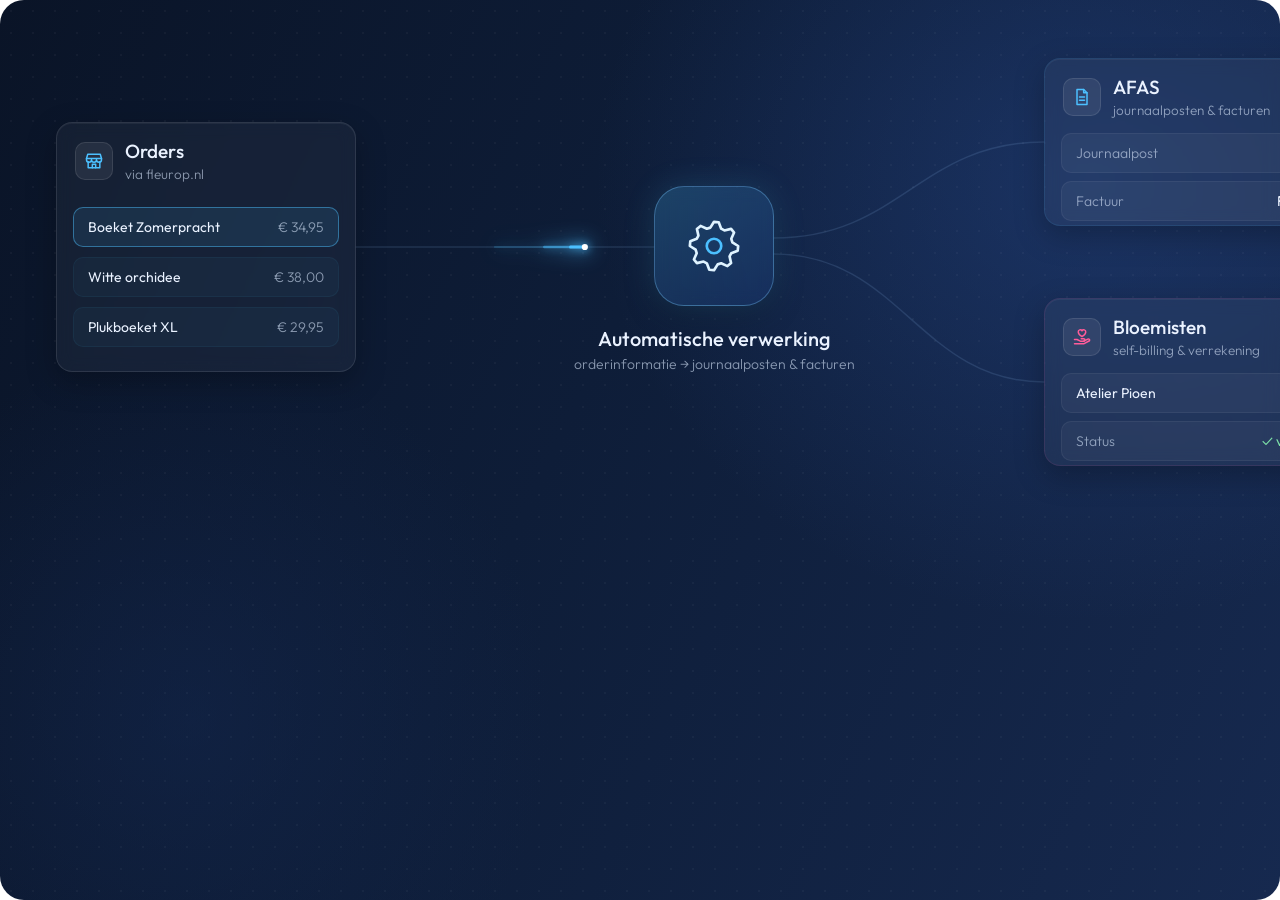
<file: slide-animaties/slide1-order-verrekening.html>
<!DOCTYPE html>
<html lang="nl">
<head>
<meta charset="utf-8">
<title>Slide 1 – Van order tot verrekening</title>
<link rel="stylesheet" href="style.css">
<style>
  html, body { width: 1428px; height: 528px; }
  #orders { left: 56px; top: 122px; width: 300px; height: 250px; }
  #list { position: absolute; left: 16px; right: 16px; top: 84px; height: 148px; overflow: hidden; }
  #list .row { position: absolute; left: 0; right: 0; }
  #node {
    left: 654px; top: 186px; width: 120px; height: 120px; border-radius: 30px;
    display: flex; align-items: center; justify-content: center;
    background: linear-gradient(145deg, rgba(76,192,255,.22), rgba(40,90,190,.18));
    border: 1px solid rgba(120,200,255,.35);
  }
  #ripple { left: 654px; top: 186px; width: 120px; height: 120px; border-radius: 30px; border: 1.5px solid var(--blue); }
  #nodeLabel { left: 514px; top: 326px; width: 400px; }
  #afas { left: 1044px; top: 58px; width: 330px; height: 168px; }
  #bloem { left: 1044px; top: 298px; width: 330px; height: 168px; }
  .out { position: absolute; left: 16px; right: 16px; top: 74px; }
  .out .row + .row { margin-top: 8px; }
  .ok { color: #7ee2a8; }
</style>
</head>
<body>
<div class="panel">
  <div class="dots"></div>
  <svg id="lines" class="abs" width="1428" height="528" style="left:0;top:0"></svg>

  <!-- Orders -->
  <div class="card" id="orders">
    <div class="head">
      <div class="icon"><svg viewBox="0 0 24 24" fill="none" stroke="#4cc0ff" stroke-width="1.8" stroke-linecap="round" stroke-linejoin="round"><path d="M3 9l1.5-5h15L21 9"/><path d="M3 9h18v1.5a3 3 0 0 1-6 0 3 3 0 0 1-6 0 3 3 0 0 1-6 0z"/><path d="M5 13v7h14v-7"/><path d="M10 20v-4h4v4"/></svg></div>
      <div><div class="title">Orders</div><div class="sub">via fleurop.nl</div></div>
    </div>
    <div id="list"></div>
  </div>

  <!-- Verwerking -->
  <div class="abs" id="ripple"></div>
  <div class="card" id="node"><svg id="cog" viewBox="-24 -24 48 48" width="58" height="58"></svg></div>
  <div class="abs label" id="nodeLabel">
    <div class="t">Automatische verwerking</div>
    <div class="s">orderinformatie → journaalposten &amp; facturen</div>
  </div>

  <!-- AFAS -->
  <div class="card" id="afas">
    <div class="head">
      <div class="icon"><svg viewBox="0 0 24 24" fill="none" stroke="#4cc0ff" stroke-width="1.8" stroke-linecap="round" stroke-linejoin="round"><path d="M14 3H6v18h12V7z"/><path d="M14 3v4h4"/><path d="M9 12h6M9 16h6"/></svg></div>
      <div><div class="title">AFAS</div><div class="sub">journaalposten &amp; facturen</div></div>
    </div>
    <div class="out" id="afasOut">
      <div class="row"><span class="k">Journaalpost</span><span id="afasAmt"></span></div>
      <div class="row"><span class="k">Factuur</span><span id="afasInv"></span></div>
    </div>
  </div>

  <!-- Bloemisten -->
  <div class="card" id="bloem">
    <div class="head">
      <div class="icon"><svg viewBox="0 0 24 24" fill="none" stroke="#ff5c9a" stroke-width="1.8" stroke-linecap="round" stroke-linejoin="round"><path d="M12 11.5s-4.5-2.8-4.5-5.6A2.4 2.4 0 0 1 12 4.6a2.4 2.4 0 0 1 4.5 1.3c0 2.8-4.5 5.6-4.5 5.6z"/><path d="M3 15h3l4 2h4a1.5 1.5 0 0 0 0-3h-3"/><path d="M14 17l5-2.5a1.5 1.5 0 0 1 2 2L14.5 20H3"/></svg></div>
      <div><div class="title">Bloemisten</div><div class="sub">self-billing &amp; verrekening</div></div>
    </div>
    <div class="out" id="bloemOut">
      <div class="row"><span id="bloemName"></span><span id="bloemAmt"></span></div>
      <div class="row"><span class="k">Status</span><span class="ok">✓ verrekend</span></div>
    </div>
  </div>
</div>

<script src="lib.js"></script>
<script>
const ORDERS = [
  { p: "Boeket Zomerpracht", c: "€ 34,95", inv: "F-26-0412", b: "Bloemsalon Iris",   pay: "€ 27,96" },
  { p: "Rode rozen · 12 st", c: "€ 42,50", inv: "F-26-0413", b: "De Tulpentuin",     pay: "€ 34,00" },
  { p: "Plukboeket XL",      c: "€ 29,95", inv: "F-26-0414", b: "Bloemen van Dijk",  pay: "€ 23,96" },
  { p: "Witte orchidee",     c: "€ 38,00", inv: "F-26-0415", b: "Atelier Pioen",     pay: "€ 30,40" },
];
const P = 3, N = ORDERS.length, DURATION = P * N, ROW = 50;

// Orderrijen (één element per order, hergebruikt in de lus)
const rows = ORDERS.map((o) => {
  const r = document.createElement("div");
  r.className = "row";
  r.innerHTML = `<span>${o.p}</span><span class="k">${o.c}</span>`;
  $("list").appendChild(r);
  return r;
});

// Tandwiel
(function drawCog() {
  const teeth = 8, pts = [];
  for (let i = 0; i < teeth * 4; i++) {
    const a = (i / (teeth * 4)) * Math.PI * 2, r = (i % 4 < 2) ? 20 : 15.5;
    pts.push([Math.cos(a) * r, Math.sin(a) * r]);
  }
  svgEl("path", { d: "M" + pts.map((p) => p.join(",")).join("L") + "Z", fill: "none", stroke: "#dff3ff", "stroke-width": 2.2, "stroke-linejoin": "round" }, $("cog"));
  svgEl("circle", { r: 6, fill: "none", stroke: "#4cc0ff", "stroke-width": 2.2 }, $("cog"));
})();

// Lijnen
const svg = $("lines");
const lineIn  = new Comet(svg, "M356,247 L654,247", { color: "#4cc0ff" });
const lineAfas = new Comet(svg, "M774,238 C900,238 920,142 1044,142", { color: "#4cc0ff" });
const lineBloem = new Comet(svg, "M774,254 C900,254 920,382 1044,382", { color: "#ff5c9a" });

function renderAt(t) {
  const k = Math.floor(t / P) % N;   // order die nu binnenkomt
  const u = t % P;                   // tijd binnen deze order

  // 1. Order schuift bovenaan de lijst in
  const e = easeInOut(prog(u, 0, 0.6));
  ORDERS.forEach((_, i) => {
    const age = mod(k - i, N);       // 0 = nieuwste
    const slot = age - 1 + e;        // van -1 naar 0, 0 naar 1, ...
    const r = rows[i];
    r.style.transform = `translateY(${slot * ROW}px)`;
    r.style.opacity = age === 0 ? e : age === N - 1 ? 1 - e : 1;
    const fresh = age === 0 ? 1 - prog(u, 1.2, 2.2) : 0;
    r.style.borderColor = `rgba(76,192,255,${0.06 + 0.4 * fresh})`;
    r.style.background = `rgba(76,192,255,${0.04 + 0.06 * fresh})`;
  });

  // 2. Komeet naar de verwerking
  lineIn.set(prog(u, 0.5, 1.45));

  // 3. Verwerking: zachte gloed en één rimpeling
  const glow = inHoldOut(u, 1.25, 0.25, 0.2, 0.6);
  $("node").style.boxShadow = `0 0 ${30 + 30 * glow}px rgba(76,192,255,${0.18 + 0.35 * glow}), 0 10px 30px rgba(0,0,0,.3)`;
  $("cog").style.transform = `rotate(${easeInOut(prog(u, 1.2, 2.0)) * 45 + k * 45}deg)`;
  const rp = prog(u, 1.3, 2.3);
  $("ripple").style.opacity = rp > 0 && rp < 1 ? 0.6 * (1 - rp) : 0;
  $("ripple").style.transform = `scale(${1 + 0.35 * easeOut(rp)})`;

  // 4. Naar AFAS en de bloemisten
  lineAfas.set(prog(u, 1.7, 2.6));
  lineBloem.set(prog(u, 1.8, 2.7));

  // 5. Uitkomsten verversen (met korte crossfade)
  const shown = u >= 2.55 ? k : mod(k - 1, N);
  const o = ORDERS[shown];
  $("afasAmt").textContent = o.c;
  $("afasInv").textContent = o.inv;
  $("bloemName").textContent = o.b;
  $("bloemAmt").textContent = o.pay;
  const fade = clamp(Math.abs(u - 2.55) / 0.18);
  $("afasOut").style.opacity = 0.25 + 0.75 * fade;
  $("bloemOut").style.opacity = 0.25 + 0.75 * clamp(Math.abs(u - 2.65) / 0.18);
  const hitA = inHoldOut(u, 2.5, 0.15, 0.1, 0.8), hitB = inHoldOut(u, 2.6, 0.15, 0.1, 0.8);
  $("afas").style.borderColor = `rgba(76,192,255,${0.1 + 0.45 * hitA})`;
  $("bloem").style.borderColor = `rgba(255,92,154,${0.1 + 0.45 * hitB})`;
}
start(renderAt, DURATION);
</script>
</body>
</html>
</file>
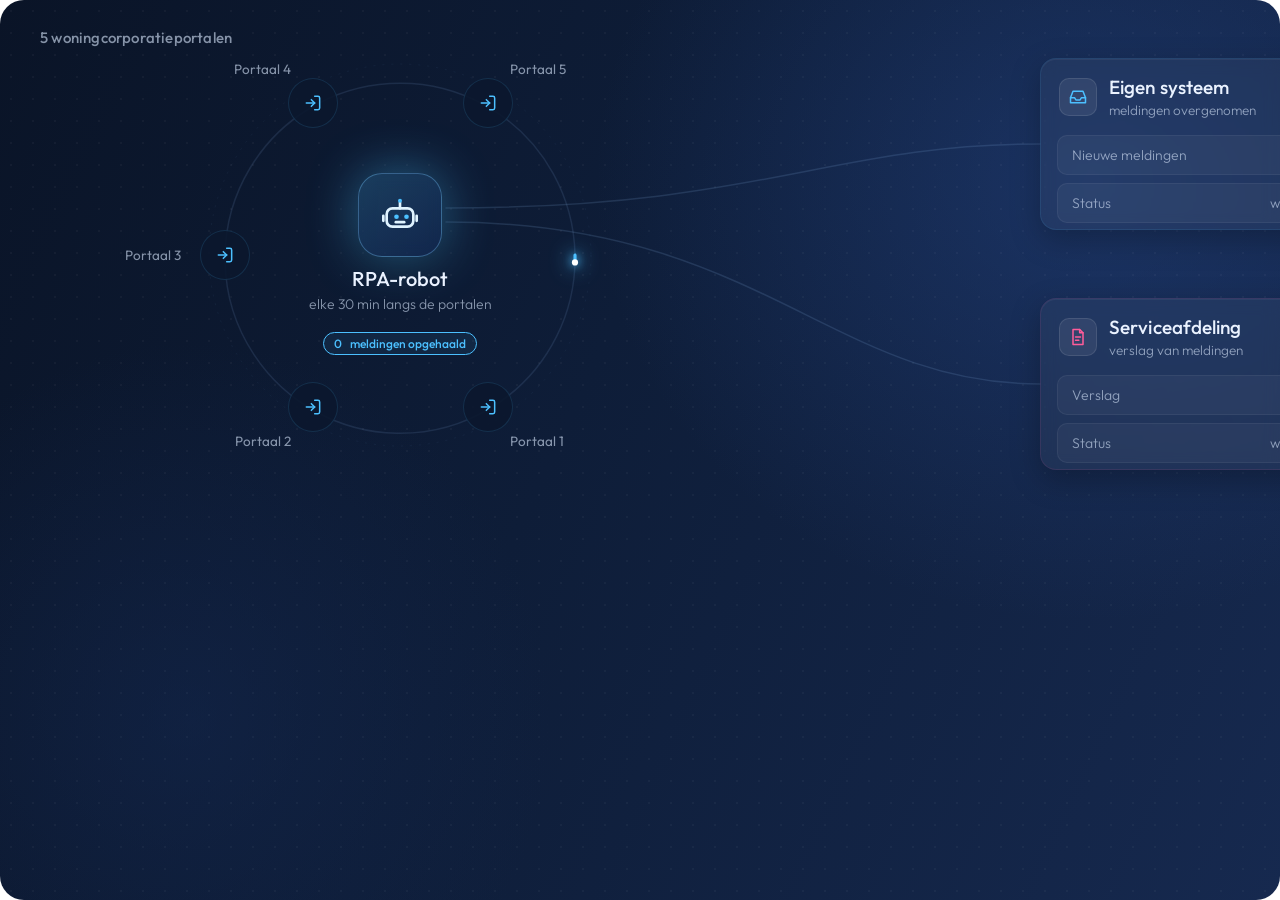
<file: slide-animaties/slide2-rpa-ronde.html>
<!DOCTYPE html>
<html lang="nl">
<head>
<meta charset="utf-8">
<title>Slide 2 – De robot draait zijn ronde</title>
<link rel="stylesheet" href="style.css">
<style>
  html, body { width: 1480px; height: 528px; }
  #tag { left: 40px; top: 28px; font-size: 15px; font-weight: 500; color: var(--muted); letter-spacing: .2px; }
  #robot {
    left: 358px; top: 173px; width: 84px; height: 84px; border-radius: 24px;
    display: flex; align-items: center; justify-content: center;
    background: linear-gradient(145deg, rgba(76,192,255,.22), rgba(40,90,190,.18));
    border: 1px solid rgba(120,200,255,.35);
  }
  #robotLabel { left: 250px; top: 266px; width: 300px; }
  #count { left: 300px; top: 332px; width: 200px; text-align: center; }
  #count .pill { color: var(--blue); background: rgba(76,192,255,.08); }
  .portal {
    position: absolute; width: 50px; height: 50px; border-radius: 50%;
    display: flex; align-items: center; justify-content: center;
    background: rgba(12,24,46,.9); border: 1px solid rgba(255,255,255,.14);
  }
  .portal svg { width: 20px; height: 20px; }
  .plabel { position: absolute; width: 120px; font-size: 13.5px; font-weight: 400; color: var(--muted); }
  .badge {
    position: absolute; padding: 2px 8px; border-radius: 999px; font-size: 12px; font-weight: 600;
    background: var(--blue); color: #06223a; box-shadow: 0 0 14px rgba(76,192,255,.6);
  }
  #eigen { left: 1040px; top: 58px; width: 360px; height: 172px; }
  #service { left: 1040px; top: 298px; width: 360px; height: 172px; }
  .out { position: absolute; left: 16px; right: 16px; top: 76px; }
  .out .row + .row { margin-top: 8px; }
  .ok { color: #7ee2a8; }
</style>
</head>
<body>
<div class="panel">
  <div class="dots"></div>
  <div class="abs" id="tag">5 woningcorporatieportalen</div>
  <svg id="lines" class="abs" width="1480" height="528" style="left:0;top:0"></svg>
  <div id="portals"></div>

  <div class="card" id="robot">
    <svg viewBox="0 0 24 24" width="40" height="40" fill="none" stroke="#dff3ff" stroke-width="1.6" stroke-linecap="round" stroke-linejoin="round">
      <rect x="4" y="8" width="16" height="11" rx="3.5"/><path d="M12 8V4.5"/><circle cx="12" cy="3.5" r="1.2" fill="#4cc0ff" stroke="none"/>
      <path d="M2 12.5v3M22 12.5v3"/>
      <circle id="eyeL" cx="9" cy="13" r="1.4" fill="#4cc0ff" stroke="none"/><circle id="eyeR" cx="15" cy="13" r="1.4" fill="#4cc0ff" stroke="none"/>
      <path d="M9.5 16.3h5"/>
    </svg>
  </div>
  <div class="abs label" id="robotLabel">
    <div class="t">RPA-robot</div>
    <div class="s">elke 30 min langs de portalen</div>
  </div>
  <div class="abs" id="count"><span class="pill"><span id="countN">0</span>&nbsp;meldingen opgehaald</span></div>

  <div class="card" id="eigen">
    <div class="head">
      <div class="icon"><svg viewBox="0 0 24 24" fill="none" stroke="#4cc0ff" stroke-width="1.8" stroke-linecap="round" stroke-linejoin="round"><path d="M3 13l3-8h12l3 8v6H3z"/><path d="M3 13h5l1.5 2.5h5L16 13h5"/></svg></div>
      <div><div class="title">Eigen systeem</div><div class="sub">meldingen overgenomen</div></div>
    </div>
    <div class="out" id="eigenOut">
      <div class="row"><span class="k">Nieuwe meldingen</span><span id="eigenN">—</span></div>
      <div class="row"><span class="k">Status</span><span id="eigenSt"></span></div>
    </div>
  </div>

  <div class="card" id="service">
    <div class="head">
      <div class="icon"><svg viewBox="0 0 24 24" fill="none" stroke="#ff5c9a" stroke-width="1.8" stroke-linecap="round" stroke-linejoin="round"><path d="M14 3H6v18h12V7z"/><path d="M14 3v4h4"/><path d="M9 12h6M9 16h4"/></svg></div>
      <div><div class="title">Serviceafdeling</div><div class="sub">verslag van meldingen</div></div>
    </div>
    <div class="out" id="serviceOut">
      <div class="row"><span class="k">Verslag</span><span id="servV">—</span></div>
      <div class="row"><span class="k">Status</span><span id="servSt"></span></div>
    </div>
  </div>
</div>

<script src="lib.js"></script>
<script>
const DURATION = 10;
const C = { x: 400, y: 255 }, R = 175;
const ORBIT_START = 0.4, ORBIT_END = 5.8;
// Portalen rondom de robot, met een opening rechts waar de uitvoer vertrekt
const PORTALS = [60, 120, 180, 240, 300].map((deg, i) => ({ deg, n: [2, 1, 1, 2, 1][i], name: `Portaal ${i + 1}` }));
const svg = $("lines");

// Baan van de robot
const orbit = new Comet(svg, `M${C.x + R},${C.y} A${R},${R} 0 1 1 ${C.x + R - 0.01},${C.y - 0.5}`, { color: "#4cc0ff", tail: 170, base: "rgba(140,180,230,.13)" });
svgEl("circle", { cx: C.x, cy: C.y, r: R + 16, fill: "none", stroke: "rgba(140,180,230,.06)", "stroke-dasharray": "2 7" }, svg);

// Uitvoerlijnen
const toEigen = new Comet(svg, "M446,208 C760,208 830,144 1040,144", { color: "#4cc0ff" });
const toService = new Comet(svg, "M446,222 C760,222 830,384 1040,384", { color: "#ff5c9a" });

const LOGIN = `<svg viewBox="0 0 24 24" fill="none" stroke="#4cc0ff" stroke-width="1.8" stroke-linecap="round" stroke-linejoin="round"><path d="M14 4h4a2 2 0 0 1 2 2v12a2 2 0 0 1-2 2h-4"/><path d="M10 16l4-4-4-4"/><path d="M14 12H4"/></svg>`;
PORTALS.forEach((p) => {
  const a = p.deg * Math.PI / 180, cx = C.x + R * Math.cos(a), cy = C.y + R * Math.sin(a);
  p.hit = ORBIT_START + (p.deg / 360) * (ORBIT_END - ORBIT_START);
  p.el = document.createElement("div"); p.el.className = "portal"; p.el.innerHTML = LOGIN;
  p.el.style.left = (cx - 25) + "px"; p.el.style.top = (cy - 25) + "px";
  $("portals").appendChild(p.el);
  // label naar buiten toe
  const lab = document.createElement("div"); lab.className = "plabel"; lab.textContent = p.name;
  const lx = C.x + (R + 44) * Math.cos(a), ly = C.y + (R + 40) * Math.sin(a);
  const c = Math.cos(a);
  lab.style.textAlign = c < -0.3 ? "right" : c > 0.3 ? "left" : "center";
  lab.style.left = (c < -0.3 ? lx - 120 : c > 0.3 ? lx : lx - 60) + "px";
  lab.style.top = (ly - 9) + "px";
  $("portals").appendChild(lab);
  p.badge = document.createElement("div"); p.badge.className = "badge"; p.badge.textContent = "+" + p.n;
  p.badge.style.left = (cx + 28) + "px"; p.badge.style.top = (cy - 11) + "px";
  $("portals").appendChild(p.badge);
});

const RESET = 9.2;
function renderAt(t) {
  // Ronde langs de portalen
  const L = orbit.L, tail = orbit.tail;
  const s = L * easeInOut(prog(t, ORBIT_START, ORBIT_END)) + tail * prog(t, ORBIT_END, ORBIT_END + 0.4);
  // easeInOut maakt de ronde rustig; bereken bezoektijden met dezelfde curve
  orbit.set(t > ORBIT_START ? s / (L + tail) : 0);
  const reached = (L * easeInOut(prog(t, ORBIT_START, ORBIT_END))) / L * 360;

  let count = 0;
  PORTALS.forEach((p) => {
    const hit = reached >= p.deg;
    const glow = hit ? clamp(1 - (reached - p.deg) / 90) : 0;
    p.el.style.borderColor = `rgba(76,192,255,${0.14 + 0.7 * glow})`;
    p.el.style.boxShadow = `0 0 ${24 * glow}px rgba(76,192,255,${0.55 * glow})`;
    const show = hit ? clamp((reached - p.deg) / 12) * (1 - prog(t, RESET, RESET + 0.5)) : 0;
    p.badge.style.opacity = show;
    p.badge.style.transform = `translateY(${(1 - easeOut(clamp((reached - p.deg) / 20))) * 6}px)`;
    if (hit) count += p.n;
  });
  const resetFade = 1 - prog(t, RESET, RESET + 0.5);
  $("countN").textContent = t > RESET + 0.25 ? 0 : count;
  $("count").style.opacity = 0.4 + 0.6 * Math.min(prog(t, ORBIT_START, ORBIT_START + 0.3), 1 - inHoldOut(t, RESET, 0.25, 0, 0.25));

  // Robot: zachte gloed tijdens de ronde, ogen kijken mee
  const active = prog(t, ORBIT_START, ORBIT_START + 0.4) * (1 - prog(t, ORBIT_END + 1.2, ORBIT_END + 1.8));
  $("robot").style.boxShadow = `0 0 ${24 + 26 * active}px rgba(76,192,255,${0.15 + 0.3 * active}), 0 10px 30px rgba(0,0,0,.3)`;
  const ang = reached * Math.PI / 180;
  ["eyeL", "eyeR"].forEach((id) => {
    $(id).setAttribute("transform", `translate(${Math.cos(ang) * 0.9 * active},${Math.sin(ang) * 0.9 * active})`);
  });

  // Afleveren
  toEigen.set(prog(t, 6.1, 7.1));
  toService.set(prog(t, 6.25, 7.25));
  const inE = easeOut(prog(t, 7.0, 7.4)) * resetFade, inS = easeOut(prog(t, 7.15, 7.55)) * resetFade;
  const doneE = inE > 0.5, doneS = inS > 0.5;
  $("eigenN").textContent = doneE ? "7" : "—";
  $("eigenSt").innerHTML = doneE ? '<span class="ok">✓ geaccepteerd</span>' : '<span class="k">wacht op ronde</span>';
  $("servV").textContent = doneS ? "7 lekkages · 5 portalen" : "—";
  $("servSt").innerHTML = doneS ? '<span class="ok">✓ verstuurd</span>' : '<span class="k">wacht op ronde</span>';
  $("eigenOut").style.opacity = 0.45 + 0.55 * Math.abs(2 * inE - 1);
  $("serviceOut").style.opacity = 0.45 + 0.55 * Math.abs(2 * inS - 1);
  const hitE = inHoldOut(t, 7.0, 0.15, 0.1, 0.9), hitS = inHoldOut(t, 7.15, 0.15, 0.1, 0.9);
  $("eigen").style.borderColor = `rgba(76,192,255,${0.1 + 0.45 * hitE})`;
  $("service").style.borderColor = `rgba(255,92,154,${0.1 + 0.45 * hitS})`;
}
start(renderAt, DURATION);
</script>
</body>
</html>
</file>
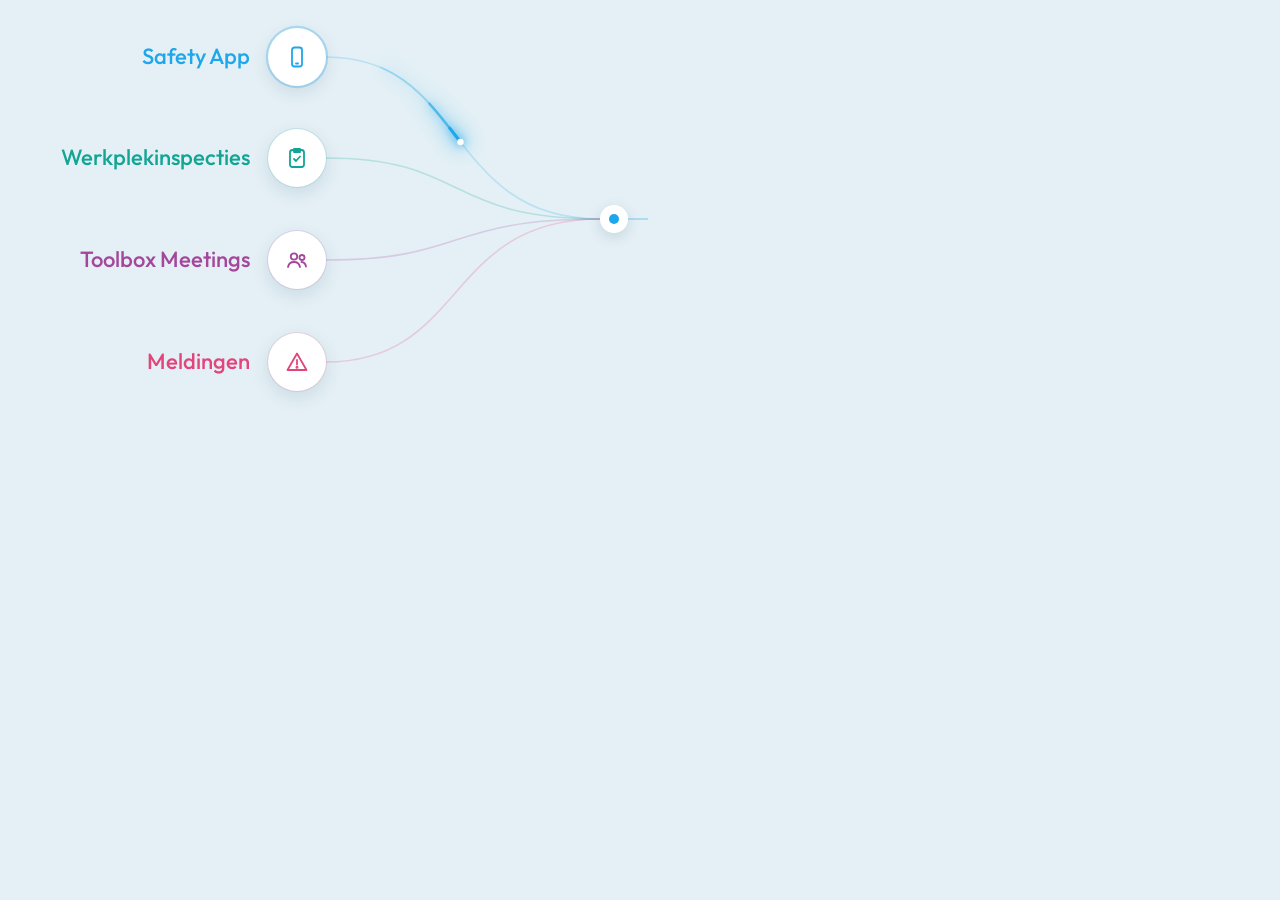
<file: slide-animaties/slide3-bronnen-dashboard.html>
<!DOCTYPE html>
<html lang="nl">
<head>
<meta charset="utf-8">
<title>Slide 3 – Bronnen naar live dashboard</title>
<link rel="stylesheet" href="style.css">
<style>
  /* Lichte achtergrond, exact de kleur van de slide */
  html, body { width: 648px; height: 444px; background: #e4f0f5; color: #12305a; }
  .src {
    position: absolute; width: 58px; height: 58px; border-radius: 50%;
    display: flex; align-items: center; justify-content: center;
    background: #fff; box-shadow: 0 6px 18px rgba(20, 60, 110, .12);
  }
  .src svg { width: 24px; height: 24px; }
  .slabel { position: absolute; width: 230px; text-align: right; font-size: 22px; font-weight: 500; }
  #inlet {
    left: 600px; top: 205px; width: 28px; height: 28px; border-radius: 50%;
    background: #fff; box-shadow: 0 4px 14px rgba(20, 60, 110, .15);
    display: flex; align-items: center; justify-content: center;
  }
  #inletDot { width: 10px; height: 10px; border-radius: 50%; background: #1ea7ea; }
</style>
</head>
<body>
<svg id="lines" class="abs" width="648" height="444" style="left:0;top:0"></svg>
<div id="srcs"></div>
<div class="abs" id="inlet"><div id="inletDot"></div></div>

<script src="lib.js"></script>
<script>
const DURATION = 8;
const INLET = { x: 614, y: 219 };
const ICON = {
  phone: `<rect x="7" y="2.5" width="10" height="19" rx="2.5"/><path d="M11 18.5h2"/>`,
  check: `<rect x="5" y="4" width="14" height="17" rx="2.5"/><path d="M9 3h6v3H9z"/><path d="M9 13l2 2 4-4.5"/>`,
  users: `<circle cx="9" cy="8.5" r="3.2"/><path d="M3 19c.6-3.2 3-5 6-5s5.4 1.8 6 5"/><circle cx="17" cy="9.5" r="2.5"/><path d="M16.5 14c2.3.2 4 1.8 4.5 4.5"/>`,
  alert: `<path d="M12 3.5l9.5 16.5h-19z"/><path d="M12 10v4.5"/><circle cx="12" cy="17.2" r=".6" fill="currentColor"/>`,
};
const SOURCES = [
  { name: "Safety App",         color: "#1ea7ea", icon: "phone", y: 57 },
  { name: "Werkplekinspecties", color: "#12a594", icon: "check", y: 158 },
  { name: "Toolbox Meetings",   color: "#a4479c", icon: "users", y: 260 },
  { name: "Meldingen",          color: "#e2457c", icon: "alert", y: 362 },
];
const X = 297;
const svg = $("lines");
const hex2rgba = (h, a) => `rgba(${parseInt(h.slice(1, 3), 16)},${parseInt(h.slice(3, 5), 16)},${parseInt(h.slice(5, 7), 16)},${a})`;

SOURCES.forEach((s, i) => {
  // rustige S-curve van bron naar het instroompunt
  const d = `M${X + 29},${s.y} C${X + 170},${s.y} ${INLET.x - 170},${INLET.y} ${INLET.x - 14},${INLET.y}`;
  s.comet = new Comet(svg, d, { color: s.color, base: hex2rgba(s.color, 0.22), width: 1.6, tail: 110 });
  s.el = document.createElement("div"); s.el.className = "src";
  s.el.style.left = (X - 29) + "px"; s.el.style.top = (s.y - 29) + "px";
  s.el.innerHTML = `<svg viewBox="0 0 24 24" fill="none" stroke="${s.color}" color="${s.color}" stroke-width="1.8" stroke-linecap="round" stroke-linejoin="round">${ICON[s.icon]}</svg>`;
  $("srcs").appendChild(s.el);
  const lab = document.createElement("div"); lab.className = "slabel"; lab.textContent = s.name;
  lab.style.color = s.color; lab.style.left = (X - 29 - 18 - 230) + "px"; lab.style.top = (s.y - 15) + "px";
  $("srcs").appendChild(lab);
  s.start = 0.3 + i * 2;
});
// laatste stukje: instroompunt → dashboard
svgEl("path", { d: `M${INLET.x + 14},${INLET.y} L648,${INLET.y}`, stroke: "rgba(30,167,234,.35)", "stroke-width": 1.6 }, svg);

function renderAt(t) {
  let ping = 0, pingColor = SOURCES[0].color;
  SOURCES.forEach((s) => {
    const u = mod(t - s.start, DURATION);
    s.comet.set(prog(u, 0, 1.8));
    // bron licht even op als hij verstuurt
    const send = inHoldOut(u, 0, 0.2, 0.1, 0.7);
    s.el.style.boxShadow = `0 6px 18px rgba(20,60,110,.12), 0 0 0 ${1 + 3 * send}px ${hex2rgba(s.color, 0.15 + 0.35 * send)}`;
    const arrive = inHoldOut(u, 1.45, 0.12, 0.08, 0.7);
    if (arrive > ping) { ping = arrive; pingColor = s.color; }
  });
  $("inletDot").style.background = pingColor;
  $("inletDot").style.transform = `scale(${1 + 0.35 * ping})`;
  $("inlet").style.boxShadow = `0 4px 14px rgba(20,60,110,.15), 0 0 ${18 * ping}px ${hex2rgba(pingColor, 0.6 * ping)}`;
}
start(renderAt, DURATION);
</script>
</body>
</html>
</file>
<file: product-demo/demo.css>
/* =====================================================================
   AI Capture Studio – interactieve productdemo
   Alles is gescoped onder .acs zodat het veilig in elke site past.
   ===================================================================== */

.acs {
  --acs-ink: #16202c;
  --acs-muted: #5b6677;
  --acs-track: rgba(22, 32, 44, .14);
  --acs-surface: #ffffff;
  --acs-border: rgba(22, 32, 44, .12);
  --acs-navy: #163d6b;
  --acs-magenta: #a3136c;
  --acs-grad: linear-gradient(100deg, #163d6b 0%, #2c3f78 42%, #6a2a78 72%, #a3136c 100%);
  --acs-radius: 14px;
  position: relative;
  width: 100%;
  color: var(--acs-ink);
  font-family: "Segoe UI", -apple-system, BlinkMacSystemFont, Roboto, "Helvetica Neue", Arial, sans-serif;
  -webkit-font-smoothing: antialiased;
  box-sizing: border-box;
}
.acs *, .acs *::before, .acs *::after { box-sizing: border-box; }

@media (prefers-color-scheme: dark) {
  .acs:not([data-theme="light"]) {
    --acs-ink: #e8edf4;
    --acs-muted: #9aa6b8;
    --acs-track: rgba(232, 237, 244, .16);
    --acs-surface: #151b26;
    --acs-border: rgba(232, 237, 244, .14);
  }
}
.acs[data-theme="dark"] {
  --acs-ink: #e8edf4;
  --acs-muted: #9aa6b8;
  --acs-track: rgba(232, 237, 244, .16);
  --acs-surface: #151b26;
  --acs-border: rgba(232, 237, 244, .14);
}

/* Bescherming tegen stijlen van de website waarin de demo staat */
.acs :where(h1, h2, h3, h4, h5, h6, p) { font-family: inherit; font-weight: inherit; font-size: inherit; line-height: inherit; letter-spacing: normal; text-transform: none; color: inherit; margin: 0; }
.acs :where(button, input, textarea) { font: inherit; letter-spacing: normal; text-transform: none; }
.acs :where(img) { max-width: none; height: auto; }
.acs :where(table) { border-collapse: collapse; }

/* ---------- speler ---------- */
.acs .acs-screen { position: relative; }
.acs .acs-viewport {
  position: relative;
  width: 100%;
  aspect-ratio: 16 / 9;
  overflow: hidden;
  border-radius: var(--acs-radius);
  background: #0e1a2b;
  box-shadow: 0 24px 60px -24px rgba(10, 20, 40, .55), 0 0 0 1px rgba(0, 0, 0, .06);
  isolation: isolate;
}
.acs .acs-stage {
  position: absolute;
  left: 0; top: 0;
  width: 1440px; height: 810px;
  transform-origin: 0 0;
  overflow: hidden;
  background: #f3f4f6;
  font-size: 13px;
  line-height: 1.4;
  color: #1f2328;
  user-select: none;
  -webkit-user-select: none;
}
.acs.is-try .acs-stage { user-select: text; -webkit-user-select: text; }

/* klik-schild tijdens de rondleiding: voorkomt dat bezoekers per ongeluk de app bedienen */
.acs .acs-shield { position: absolute; inset: 0; z-index: 90; cursor: pointer; }
.acs.is-try .acs-shield, .acs.is-ended .acs-shield { display: none; }

/* ---------- ondertiteling ---------- */
.acs .acs-capclip {
  position: absolute; left: 0; right: 0; bottom: 0; height: 60%;
  overflow: hidden; pointer-events: none; z-index: 5;
  border-radius: 0 0 var(--acs-radius) var(--acs-radius);
}
.acs.is-narrow .acs-capclip { position: static; height: auto; overflow: visible; border-radius: 0; }
.acs .acs-caption {
  position: absolute;
  left: 50%; bottom: 0;
  width: min(80%, 1120px);
  transform: translate(-50%, 102%);
  padding: .8em 1.6em .95em;
  border-radius: 18px 18px 0 0;
  background:
    radial-gradient(120% 140% at 0% 0%, rgba(0, 0, 0, .55) 0%, rgba(0, 0, 0, 0) 38%),
    var(--acs-grad);
  color: #fff;
  font-family: "Questrial", "Century Gothic", "Segoe UI", sans-serif;
  font-size: var(--acs-cap-size, 22px);
  line-height: 1.28;
  text-align: center;
  text-shadow: 0 1px 2px rgba(0, 0, 0, .35);
  z-index: 5;
  transition: transform .45s cubic-bezier(.2, .8, .2, 1);
  pointer-events: none;
}
.acs .acs-caption.is-on { transform: translate(-50%, 0); }
.acs .acs-caption-text { display: block; transition: opacity .25s ease; }
.acs .acs-caption-text.is-swap { opacity: 0; }
.acs.is-try .acs-caption { transform: translate(-50%, 102%); }

.acs.is-narrow .acs-caption {
  position: static;
  width: 100%;
  transform: none;
  margin-top: 8px;
  border-radius: 12px;
  min-height: 3.9em;
  display: flex; align-items: center; justify-content: center;
  opacity: .35;
  transition: opacity .3s ease;
}
.acs.is-narrow .acs-caption.is-on { opacity: 1; }
.acs.is-narrow.is-try .acs-caption { display: none; }

/* pauze-indicator */
.acs .acs-bigplay {
  position: absolute; left: 50%; top: 50%;
  width: 84px; height: 84px; margin: -42px 0 0 -42px;
  border-radius: 50%; border: 0;
  background: rgba(14, 26, 43, .72);
  color: #fff; display: grid; place-items: center;
  z-index: 6; cursor: pointer;
  opacity: 0; transform: scale(.85); pointer-events: none;
  transition: opacity .2s ease, transform .2s ease;
  backdrop-filter: blur(4px);
}
.acs .acs-bigplay svg { width: 34px; height: 34px; margin-left: 4px; }
.acs.is-paused:not(.is-try):not(.is-ended) .acs-bigplay { opacity: 1; transform: scale(1); pointer-events: auto; }
.acs.is-idle .acs-bigplay { top: 80%; background: linear-gradient(100deg, #163d6b, #a3136c); }

/* banner in "zelf proberen"-modus */
.acs .acs-tryhint {
  position: absolute; left: 50%; bottom: 12px; z-index: 7;
  transform: translate(-50%, 160%);
  display: flex; align-items: center; gap: 10px;
  padding: 7px 8px 7px 14px;
  border-radius: 999px;
  background: rgba(14, 26, 43, .9);
  color: #fff; font-size: 13px; white-space: nowrap;
  box-shadow: 0 8px 24px rgba(0, 0, 0, .25);
  transition: transform .35s cubic-bezier(.2, .8, .2, 1);
}
.acs .acs-tryhint button {
  border: 0; border-radius: 999px; padding: 5px 12px;
  background: #fff; color: #16202c; font: inherit; font-weight: 600; cursor: pointer;
}
.acs.is-try .acs-tryhint { transform: translate(-50%, 0); }
.acs.is-narrow .acs-tryhint { font-size: 11px; bottom: 6px; }
.acs.is-narrow .acs-tryhint > span { display: none; }

/* ---------- bedieningsbalk ---------- */
.acs .acs-controls {
  display: flex; align-items: center; gap: 14px;
  padding: 12px 2px 0;
}
.acs .acs-btn {
  appearance: none; border: 1px solid var(--acs-border);
  background: var(--acs-surface); color: var(--acs-ink);
  height: 38px; min-width: 38px; padding: 0 12px;
  border-radius: 999px; font: inherit; font-size: 14px; font-weight: 600;
  display: inline-flex; align-items: center; justify-content: center; gap: 8px;
  cursor: pointer; white-space: nowrap;
  transition: transform .15s ease, background .15s ease, border-color .15s ease;
}
.acs .acs-btn:hover { border-color: var(--acs-muted); }
.acs .acs-btn:active { transform: scale(.96); }
.acs .acs-btn:focus-visible, .acs .acs-ch:focus-visible { outline: 2px solid #3b82c4; outline-offset: 2px; }
.acs .acs-btn svg { width: 18px; height: 18px; flex: none; }
.acs .acs-btn.is-icon { padding: 0; width: 38px; }
.acs .acs-btn.is-play { background: var(--acs-grad); color: #fff; border: 0; width: 42px; height: 42px; }
.acs .acs-btn.is-play svg { width: 20px; height: 20px; }
.acs .acs-btn.is-active { background: var(--acs-ink); color: var(--acs-surface); border-color: var(--acs-ink); }

.acs .acs-chapters { flex: 1; display: flex; gap: 4px; min-width: 0; }
.acs .acs-ch {
  appearance: none; border: 0; background: none; padding: 8px 0 0; margin: 0;
  flex: var(--w, 1) 1 0; min-width: 0; cursor: pointer; text-align: left;
  color: var(--acs-muted); font: inherit; font-size: 11.5px;
}
.acs .acs-ch-bar { display: block; height: 5px; border-radius: 3px; background: var(--acs-track); overflow: hidden; }
.acs .acs-ch-fill { display: block; height: 100%; width: 0; background: var(--acs-grad); background-size: 400px 100%; border-radius: 3px; }
.acs .acs-ch-label { display: block; margin-top: 6px; white-space: nowrap; overflow: hidden; text-overflow: ellipsis; }
.acs .acs-ch.is-current { color: var(--acs-ink); font-weight: 600; }
.acs .acs-ch:hover { color: var(--acs-ink); }
.acs .acs-now { display: none; font-size: 12px; color: var(--acs-muted); }

.acs.is-compact .acs-ch-label { display: none; }
.acs.is-compact .acs-ch { padding: 14px 0 12px; }
.acs.is-compact .acs-btn .acs-lbl { display: none; }
.acs.is-compact .acs-btn.is-try-btn { padding: 0; width: 38px; }
.acs.is-compact .acs-controls { gap: 8px; flex-wrap: wrap; }
.acs.is-compact .acs-now { display: block; width: 100%; order: 5; margin-top: -4px; }

.acs:fullscreen, .acs:-webkit-full-screen {
  background: #0b111a; color-scheme: dark;
  --acs-ink: #e8edf4; --acs-muted: #9aa6b8; --acs-track: rgba(232, 237, 244, .16);
  --acs-surface: #151b26; --acs-border: rgba(232, 237, 244, .14);
  display: flex; flex-direction: column; justify-content: center; padding: 16px 24px;
}
.acs:fullscreen .acs-screen, .acs:-webkit-full-screen .acs-screen { margin: 0 auto; }

@media (prefers-reduced-motion: reduce) {
  .acs .acs-caption, .acs .acs-caption-text, .acs .acs-tryhint, .acs .acs-bigplay { transition: none; }
}

/* =====================================================================
   Scènes: intro, procesdiagram, outro
   ===================================================================== */
.acs .acs-scene { position: absolute; inset: 0; opacity: 0; visibility: hidden; }
.acs .acs-scene.is-shown { visibility: visible; }

.acs .acs-intro { background: #fff; display: grid; place-items: center; }
.acs .acs-intro-logo { position: absolute; left: 50%; top: 50%; width: 420px; transform: translate(-50%, -50%); }
.acs .acs-intro-title {
  position: absolute; left: 0; right: 0; top: 440px; text-align: center; opacity: 0;
  font-family: "Questrial", "Century Gothic", "Segoe UI", sans-serif; color: #163d6b;
}
.acs .acs-intro-title h2 { margin: 0; font-size: 58px; font-weight: 400; letter-spacing: .5px; }
.acs .acs-intro-title p { margin: 14px 0 0; font-size: 25px; color: #3a5a82; }

.acs .acs-diagram { background: radial-gradient(120% 90% at 50% 40%, #eef4f7 0%, #e3edf2 100%); }
.acs .acs-diagram svg { position: absolute; inset: 0; width: 100%; height: 100%; overflow: visible; }
.acs .acs-diagram .dg-icon, .acs .acs-diagram .dg-step, .acs .acs-diagram .dg-hub, .acs .acs-diagram .dg-out { opacity: 0; }
.acs .acs-diagram .dg-line { fill: none; stroke-width: 2.2; stroke-linecap: round; }
.acs .acs-diagram text { font-family: "Questrial", "Century Gothic", "Segoe UI", sans-serif; }
.acs .acs-diagram .dg-step {
  position: absolute; transform: translate(-50%, -50%);
  min-width: 190px; max-width: 280px; padding: 12px 34px 12px 24px;
  background: #fff; border-radius: 10px; box-shadow: 0 10px 26px rgba(29, 63, 115, .14);
  font-family: "Questrial", "Century Gothic", "Segoe UI", sans-serif; font-size: 18px; line-height: 1.25;
  color: #163d6b; text-align: center;
}
.acs .acs-diagram .dg-step b {
  position: absolute; right: -22px; top: -20px; width: 44px; height: 44px; border-radius: 50%;
  background: #fff; box-shadow: 0 6px 16px rgba(29, 63, 115, .22);
  display: grid; place-items: center; font-size: 22px; font-weight: 700; color: #163d6b;
}
.acs .acs-diagram .dg-step.is-last {
  background: linear-gradient(100deg, #a3136c 0%, #7a3a8e 50%, #5b8fd0 100%);
  color: #fff; font-weight: 700; max-width: 320px; padding: 14px 36px 14px 24px;
}
.acs .acs-diagram .dg-step.is-last b { top: auto; bottom: -22px; }
.acs .acs-diagram .dg-box {
  position: absolute; left: 1130px; top: 420px; transform: translateY(-50%); width: 270px;
  padding: 26px 24px; background: #fff; border-radius: 26px; box-shadow: 0 16px 36px rgba(29, 63, 115, .16);
  font-family: "Questrial", "Century Gothic", "Segoe UI", sans-serif; font-size: 24px; line-height: 1.3; color: #163d6b; text-align: center;
}
.acs .acs-diagram-title {
  position: absolute; left: 0; right: 0; top: 34px; text-align: center; opacity: 0;
  font-family: "Questrial", "Century Gothic", "Segoe UI", sans-serif; color: #163d6b; font-size: 30px;
}

.acs .acs-outro {
  z-index: 95;
  background:
    radial-gradient(90% 120% at 0% 0%, rgba(0, 0, 0, .45) 0%, rgba(0, 0, 0, 0) 45%),
    linear-gradient(115deg, #10284a 0%, #1d4f82 38%, #5b2f7a 70%, #a3136c 100%);
  color: #fff; text-align: center;
  display: flex; flex-direction: column; align-items: center; justify-content: center;
  font-family: "Questrial", "Century Gothic", "Segoe UI", sans-serif;
}
.acs .acs-outro img { width: 190px; filter: drop-shadow(0 10px 30px rgba(0, 0, 0, .35)); }
.acs .acs-outro h2 { margin: 18px 0 0; font-size: 60px; font-weight: 400; }
.acs .acs-outro p { margin: 12px 0 0; font-size: 25px; opacity: .88; }
.acs .acs-outro-actions { display: flex; gap: 16px; margin-top: 44px; }
.acs .acs-outro-actions a, .acs .acs-outro-actions button {
  font-family: "Segoe UI", -apple-system, sans-serif; font-size: 20px; font-weight: 600;
  padding: 16px 30px; border-radius: 999px; cursor: pointer; text-decoration: none;
  border: 2px solid rgba(255, 255, 255, .85); background: transparent; color: #fff;
  transition: transform .15s ease, background .15s ease;
}
.acs .acs-outro-actions .is-primary { background: #fff; color: #163d6b; border-color: #fff; }
.acs .acs-outro-actions a:hover, .acs .acs-outro-actions button:hover { transform: translateY(-2px); }

/* =====================================================================
   Nep-browser + Power Apps
   ===================================================================== */
.acs .acs-stage .ic { width: 16px; height: 16px; flex: none; vertical-align: -3px; }
.acs .acs-window { position: absolute; inset: 0; display: flex; flex-direction: column; background: #fff; opacity: 0; visibility: hidden; }
.acs .acs-window.is-shown { visibility: visible; }

.acs .bw-chrome {
  height: 38px; flex: none; display: flex; align-items: center; gap: 14px;
  padding: 0 14px; background: #eef1f5; border-bottom: 1px solid #dde2e8; color: #5d6875;
}
.acs .bw-dots { display: flex; gap: 7px; }
.acs .bw-dots i { width: 11px; height: 11px; border-radius: 50%; background: #d4d9e0; display: block; }
.acs .bw-dots i:nth-child(1) { background: #f26b62; } .acs .bw-dots i:nth-child(2) { background: #f5c04f; } .acs .bw-dots i:nth-child(3) { background: #5ec26a; }
.acs .bw-nav { display: flex; gap: 12px; }
.acs .bw-nav .ic { width: 16px; height: 16px; }
.acs .bw-url {
  flex: 1; height: 26px; border-radius: 13px; background: #fff; border: 1px solid #dfe3e8;
  display: flex; align-items: center; gap: 8px; padding: 0 12px; font-size: 12.5px; color: #3c4652;
  white-space: nowrap; overflow: hidden;
}
.acs .bw-url .ic { width: 13px; height: 13px; color: #6b7684; }
.acs .bw-url b { font-weight: 400; color: #8a94a1; }

.acs .pa-bar {
  height: 40px; flex: none; display: flex; align-items: center; gap: 16px;
  padding: 0 14px 0 12px; background: #742774; color: #fff;
}
.acs .pa-bar .ic { width: 18px; height: 18px; }
.acs .pa-title { font-size: 14px; font-weight: 600; display: flex; align-items: center; gap: 8px; }
.acs .pa-title span { opacity: .75; font-weight: 400; }
.acs .pa-right { margin-left: auto; display: flex; align-items: center; gap: 18px; }
.acs .pa-share {
  height: 26px; padding: 0 10px; border-radius: 3px; background: #fff; color: #1f2328;
  display: flex; align-items: center; gap: 6px; font-size: 12.5px; font-weight: 600;
}
.acs .pa-share .ic { width: 14px; height: 14px; }
.acs .pa-avatar {
  width: 28px; height: 28px; border-radius: 50%; border: 1.5px solid rgba(255, 255, 255, .8);
  display: grid; place-items: center; font-size: 11px; font-weight: 600;
}

.acs .app { flex: 1; display: flex; min-height: 0; position: relative; }
.acs .sb {
  width: 208px; flex: none; position: relative; display: flex; flex-direction: column;
  color: #fff; padding: 16px 10px 12px;
  background:
    radial-gradient(140% 60% at 100% 100%, rgba(170, 20, 110, .95) 0%, rgba(170, 20, 110, 0) 70%),
    radial-gradient(120% 50% at 0% 55%, rgba(40, 110, 170, .55) 0%, rgba(40, 110, 170, 0) 70%),
    linear-gradient(180deg, #0c1a2c 0%, #12304f 32%, #1d4a78 58%, #3a3a7a 80%, #8b1b6f 100%);
}
.acs .sb-logo { display: flex; align-items: center; gap: 8px; padding: 2px 6px 18px; }
.acs .sb-logo img { width: 44px; height: auto; }
.acs .sb-logo strong { display: block; font-size: 19px; letter-spacing: .6px; font-weight: 600; line-height: 1; font-family: "Questrial", "Century Gothic", "Segoe UI", sans-serif; }
.acs .sb-logo small { display: block; font-size: 6.6px; letter-spacing: 1.1px; opacity: .85; margin-top: 3px; }
.acs .sb-nav { display: flex; flex-direction: column; gap: 2px; }
.acs .sb-item {
  display: flex; align-items: center; gap: 10px; height: 32px; padding: 0 10px;
  border-radius: 4px; font-size: 13px; color: rgba(255, 255, 255, .92); cursor: pointer;
}
.acs .sb-item .ic { width: 15px; height: 15px; opacity: .8; }
.acs .sb-item:hover { background: rgba(255, 255, 255, .08); }
.acs .sb-item.is-active { background: rgba(255, 255, 255, .16); font-weight: 600; color: #fff; }
.acs .sb-sep { height: 1px; background: rgba(255, 255, 255, .16); margin: 10px 8px; }
.acs .sb-user {
  margin-top: auto; display: flex; gap: 10px; align-items: flex-start;
  padding: 12px 8px 0; border-top: 1px solid rgba(255, 255, 255, .16); font-size: 12px;
}
.acs .sb-user .ic { width: 24px; height: 24px; flex: none; opacity: .9; }
.acs .sb-user strong { display: block; font-size: 12.5px; }
.acs .sb-user span { display: block; opacity: .8; font-size: 11px; }

.acs .main { flex: 1; min-width: 0; overflow: hidden auto; background: #e9ebef; position: relative; scrollbar-width: thin; }
.acs .main::-webkit-scrollbar { width: 8px; }
.acs .main::-webkit-scrollbar-thumb { background: #b9bfc8; border-radius: 4px; }
.acs .pg { padding: 20px 26px 150px; min-height: 100%; }
.acs .pg-in { animation: acs-pg-in .35s ease both; }
@keyframes acs-pg-in { from { opacity: 0; transform: translateY(6px); } to { opacity: 1; transform: none; } }
.acs .pg-head { display: flex; align-items: flex-start; justify-content: space-between; gap: 16px; }
.acs .pg-title { margin: 0; font-size: 26px; font-weight: 600; color: #1b1f24; letter-spacing: -.2px; }
.acs .pg-sub { margin: 4px 0 0; color: #5d6670; font-size: 13px; }
.acs .sec { margin: 20px 0 8px; font-size: 14px; font-weight: 600; color: #252a31; }
.acs .row { display: flex; align-items: center; gap: 10px; }
.acs .mt { margin-top: 16px; }
.acs .muted { color: #6b7380; }

.acs .btn {
  height: 32px; padding: 0 14px; border-radius: 3px; border: 1px solid #c9ced6; background: #fff;
  color: #1f2328; font: inherit; font-size: 13px; font-weight: 600;
  display: inline-flex; align-items: center; gap: 8px; cursor: pointer; white-space: nowrap;
  transition: background .12s ease, transform .1s ease, box-shadow .12s ease;
}
.acs .btn .ic { width: 15px; height: 15px; }
.acs .btn:hover { background: #f5f6f8; }
.acs .btn-primary { background: #0f6a9a; border-color: #0f6a9a; color: #fff; }
.acs .btn-primary:hover { background: #0c5b85; }
.acs .btn.is-disabled, .acs .btn[disabled] { background: #f0f1f3; border-color: #e3e5e8; color: #a3a9b2; cursor: default; }
.acs .btn.is-pressed { transform: scale(.97); }

.acs .card { background: #fff; border-radius: 4px; box-shadow: 0 1px 2px rgba(0, 0, 0, .08), 0 0 0 1px rgba(0, 0, 0, .03); }
.acs .card-pad { padding: 16px 18px; }
.acs .card-head { display: flex; align-items: center; justify-content: space-between; padding: 16px 18px 6px; font-weight: 600; font-size: 14px; }
.acs .link { display: inline-flex; align-items: center; gap: 6px; color: #1f2328; font-weight: 600; font-size: 13px; cursor: pointer; }
.acs .link .ic { width: 16px; height: 16px; }

.acs .stats4, .acs .stats5 { display: grid; gap: 14px; }
.acs .stats4 { grid-template-columns: repeat(4, 1fr); }
.acs .stats5 { grid-template-columns: repeat(5, 1fr); }
.acs .stat { background: #fff; border-radius: 4px; padding: 14px 16px 14px; box-shadow: 0 1px 2px rgba(0, 0, 0, .08); transition: box-shadow .15s ease, transform .15s ease; }
.acs .stat b { display: block; font-size: 22px; font-weight: 700; color: #1b1f24; line-height: 1.1; }
.acs .stat span { display: block; margin-top: 6px; font-size: 12px; color: #4b535e; }
.acs .stat.is-blue b { color: #0f6a9a; }
.acs .stat.is-hover { box-shadow: 0 4px 14px rgba(0, 0, 0, .12); transform: translateY(-1px); }

.acs .tbl { width: 100%; border-collapse: collapse; font-size: 13px; }
.acs .tbl th { text-align: left; font-weight: 600; color: #1f2328; padding: 10px 8px; border-bottom: 1px solid #e3e5e8; white-space: nowrap; }
.acs .tbl td { padding: 10px 8px; border-bottom: 1px solid #eceef1; color: #2c323a; white-space: nowrap; }
.acs .tbl tr.is-click { cursor: pointer; }
.acs .tbl tr.is-click:hover td, .acs .tbl tr.is-hover td { background: #f5f7fa; }
.acs .tbl tr.is-new td { animation: acs-row-in .6s ease both; }
@keyframes acs-row-in { from { background: #e3f1fb; opacity: 0; transform: translateY(-6px); } 60% { background: #e3f1fb; opacity: 1; } to { background: transparent; } }
.acs .tbl .num { text-align: right; }
.acs .tbl-plain td { background: transparent; }
.acs .tbl .file { display: inline-flex; gap: 8px; align-items: center; }
.acs .tbl .file .ic { width: 14px; height: 14px; color: #6b7380; }
.acs .tbl .acts { display: flex; gap: 14px; color: #5b6470; }
.acs .tbl .acts .ic { width: 16px; height: 16px; cursor: pointer; }
.acs .tbl-wrap { padding: 0 10px 8px; }

.acs .badge {
  display: inline-flex; align-items: center; gap: 5px; height: 20px; padding: 0 6px; border-radius: 3px;
  font-size: 11.5px; font-weight: 600; border: 1px solid transparent; white-space: nowrap;
}
.acs .b-yellow { background: #fff6d5; color: #7a5b00; border-color: #f1e2a6; }
.acs .b-green { background: #e8f6ec; color: #107c41; border-color: #bfe3cb; }
.acs .b-orange { background: #fff1e3; color: #a2530a; border-color: #f5cfa6; }
.acs .b-red { background: #fdecec; color: #b3261e; border-color: #f3c2bf; }
.acs .b-grey { background: #f2f3f5; color: #5b6470; border-color: #e1e4e8; }
.acs .b-blue { background: #e7f1fa; color: #0f5f8c; border-color: #bcd8ee; }
.acs .badge.is-pop { animation: acs-pop .4s cubic-bezier(.2, 1.6, .4, 1) both; }
@keyframes acs-pop { from { transform: scale(.4); opacity: 0; } to { transform: scale(1); opacity: 1; } }

.acs .spin { width: 12px; height: 12px; border-radius: 50%; border: 2px solid currentColor; border-right-color: transparent; animation: acs-spin .8s linear infinite; display: inline-block; flex: none; }
@keyframes acs-spin { to { transform: rotate(360deg); } }
.acs.is-paused:not(.is-try) .spin, .acs.is-paused:not(.is-try) .skel { animation-play-state: paused; }

/* formulier */
.acs .form { max-width: 480px; }
.acs .fld { margin-bottom: 16px; }
.acs .fld > label, .acs .lbl { display: block; font-size: 13px; color: #2b3139; margin-bottom: 6px; }
.acs .req { color: #c4314b; }
.acs .inp {
  width: 100%; height: 32px; padding: 0 10px; border: 1px solid #d0d4da; border-bottom-color: #8a9099;
  border-radius: 3px; background: #fff; font: inherit; font-size: 13px; color: #1f2328; outline: none;
}
.acs textarea.inp { height: auto; padding: 8px 10px; resize: none; line-height: 1.45; }
.acs .inp:focus, .acs .inp.is-focus { border-bottom: 2px solid #0f6a9a; }
.acs .inp[disabled], .acs .is-disabled .inp { background: #f4f5f7; color: #a0a6ae; border-color: #e3e5e8; }
.acs .help { margin: 6px 0 0; font-size: 11.5px; color: #555d68; line-height: 1.4; }
.acs .h3 { font-size: 15px; font-weight: 600; margin: 22px 0 4px; }

.acs .dd { position: relative; }
.acs .dd-btn {
  width: 100%; height: 32px; padding: 0 10px; border: 1px solid #d0d4da; border-bottom-color: #8a9099; border-radius: 3px;
  background: #fff; display: flex; align-items: center; justify-content: space-between; gap: 8px;
  font: inherit; font-size: 13px; color: #1f2328; cursor: pointer; text-align: left;
}
.acs .dd-btn .ph { color: #6b7380; }
.acs .dd-btn .ic { width: 14px; height: 14px; color: #5b6470; flex: none; }
.acs .dd.open .dd-btn { border-bottom: 2px solid #0f6a9a; }
.acs .dd.is-disabled .dd-btn { background: #f4f5f7; color: #a0a6ae; border-color: #e3e5e8; cursor: default; }
.acs .dd-list {
  position: absolute; left: 0; right: 0; top: calc(100% + 2px); z-index: 30;
  background: #fff; border-radius: 4px; padding: 4px;
  box-shadow: 0 8px 24px rgba(0, 0, 0, .16), 0 0 0 1px rgba(0, 0, 0, .06);
  display: none; max-height: 280px; overflow: auto;
}
.acs .dd.open .dd-list { display: block; animation: acs-dd .16s ease both; }
@keyframes acs-dd { from { opacity: 0; transform: translateY(-4px); } }
.acs .dd-opt { display: flex; align-items: center; gap: 8px; padding: 7px 10px 7px 28px; border-radius: 3px; cursor: pointer; position: relative; }
.acs .dd-opt:hover, .acs .dd-opt.is-hover { background: #f1f3f6; }
.acs .dd-opt.is-sel::before { content: ""; position: absolute; left: 10px; top: 50%; width: 9px; height: 5px; border-left: 1.6px solid #1f2328; border-bottom: 1.6px solid #1f2328; transform: translateY(-70%) rotate(-45deg); }

.acs .tgl { display: inline-flex; align-items: center; gap: 12px; cursor: pointer; font-size: 13px; }
.acs .tgl i { width: 40px; height: 20px; border-radius: 10px; border: 1px solid #8a9099; position: relative; background: #fff; transition: background .2s ease, border-color .2s ease; flex: none; }
.acs .tgl i::after { content: ""; position: absolute; left: 3px; top: 3px; width: 12px; height: 12px; border-radius: 50%; background: #5b6470; transition: transform .2s ease, background .2s ease; }
.acs .tgl.is-on i { background: #0f6a9a; border-color: #0f6a9a; }
.acs .tgl.is-on i::after { background: #fff; transform: translateX(20px); }

.acs .tabs { display: flex; gap: 22px; border-bottom: 0; margin: 18px 0 20px; padding-left: 4px; }
.acs .tab { padding: 6px 2px 8px; font-size: 13.5px; color: #4a525d; cursor: pointer; position: relative; }
.acs .tab:hover { color: #1f2328; }
.acs .tab.is-active { color: #1f2328; font-weight: 600; }
.acs .tab.is-active::after { content: ""; position: absolute; left: 0; right: 0; bottom: 0; height: 3px; border-radius: 2px; background: #0f6a9a; }

/* upload */
.acs .upl-col { width: 520px; display: flex; flex-direction: column; gap: 18px; margin-top: 12px; }
.acs .drop {
  margin-top: 14px; border: 1.5px dashed #b5bcc6; border-radius: 4px; padding: 26px 20px 20px; text-align: center;
  color: #2b3139; cursor: pointer; transition: background .15s ease, border-color .15s ease, transform .15s ease;
}
.acs .drop .ic { width: 22px; height: 22px; color: #5b6470; }
.acs .drop strong { display: block; font-size: 13px; margin: 8px 0 8px; }
.acs .drop small { color: #6b7380; font-size: 11.5px; }
.acs .drop.is-over { background: #eaf4fb; border-color: #0f6a9a; transform: scale(1.01); }
.acs .drop.has-file { padding: 14px 16px; text-align: left; }
.acs .chip-file { display: flex; align-items: center; gap: 12px; }
.acs .chip-file .pdf { width: 34px; height: 40px; border-radius: 3px; background: #c4314b; color: #fff; font-size: 10px; font-weight: 700; display: grid; place-items: end center; padding-bottom: 5px; position: relative; flex: none; }
.acs .chip-file .pdf.jpg { background: #2f7d57; }
.acs .chip-file .pdf::before { content: ""; position: absolute; right: 0; top: 0; border-style: solid; border-width: 0 10px 10px 0; border-color: transparent #fff transparent transparent; opacity: .6; }
.acs .chip-file strong { display: block; margin: 0; font-size: 13px; }
.acs .chip-file small { display: block; }
.acs .prog { height: 4px; border-radius: 2px; background: #e3e7ec; margin-top: 10px; overflow: hidden; }
.acs .prog i { display: block; height: 100%; width: 0; background: #0f6a9a; }
.acs .upl-btn { width: 100%; justify-content: center; margin-top: 14px; }
.acs .recent { list-style: none; margin: 0; padding: 0 18px 8px; }
.acs .recent li { display: flex; align-items: center; justify-content: space-between; padding: 11px 0; border-bottom: 1px solid #eceef1; }
.acs .recent li .file { display: flex; gap: 8px; align-items: center; }
.acs .recent li .ic { width: 14px; height: 14px; color: #6b7380; }

.acs .samples { position: absolute; z-index: 40; width: 330px; background: #fff; border-radius: 6px; padding: 8px; box-shadow: 0 16px 40px rgba(0, 0, 0, .22), 0 0 0 1px rgba(0, 0, 0, .06); }
.acs .samples h4 { margin: 4px 8px 8px; font-size: 12.5px; color: #4b535e; font-weight: 600; }
.acs .samples button { width: 100%; display: flex; gap: 10px; align-items: center; padding: 8px; border: 0; background: none; border-radius: 4px; font: inherit; cursor: pointer; text-align: left; }
.acs .samples button:hover { background: #f1f3f6; }
.acs .samples .pdf { width: 26px; height: 32px; font-size: 8px; }
.acs .samples strong, .acs .samples small { display: block; }
.acs .samples strong { font-size: 13px; }

/* validatiescherm */
.acs .crumb { font-size: 12.5px; margin: -4px 0 10px; color: #1f2328; }
.acs .crumb a { color: #0f6a9a; cursor: pointer; }
.acs .vd { background: #fff; border-radius: 4px; box-shadow: 0 1px 2px rgba(0, 0, 0, .08); }
.acs .vd-head { display: flex; align-items: center; gap: 16px; padding: 14px 16px 10px; }
.acs .vd-head h2 { margin: 0; font-size: 21px; font-weight: 500; flex: 1; min-width: 0; overflow: hidden; text-overflow: ellipsis; white-space: nowrap; }
.acs .vd-stat { border-radius: 3px; background: #fff; box-shadow: 0 0 0 1px #e6e8eb, 0 1px 3px rgba(0, 0, 0, .06); padding: 8px 12px; min-width: 88px; }
.acs .vd-stat b { display: block; font-size: 18px; line-height: 1.1; }
.acs .vd-stat span { font-size: 11px; color: #4b535e; }
.acs .vd-actions { display: flex; gap: 8px; margin-left: 24px; }
.acs .vd-body { display: grid; grid-template-columns: minmax(0, 1.55fr) minmax(0, 1fr); gap: 0; padding: 0 16px 16px; }
.acs .viewer { border-right: 3px solid #eef0f3; padding-right: 14px; min-width: 0; }
.acs .vtool { display: flex; align-items: center; justify-content: center; gap: 16px; padding: 10px 0; color: #3c4450; font-size: 12px; border-bottom: 1px solid #eceef1; }
.acs .vtool .ic { width: 15px; height: 15px; }
.acs .vtool .off { opacity: .35; }
.acs .paper-wrap { padding: 12px 10px 14px; background: #f6f7f9; position: relative; overflow: hidden; }
.acs .photo { display: block; width: 100%; border-radius: 2px; }
.acs .kop { padding: 0 0 0 14px; min-width: 0; }
.acs .kop h3 { margin: 10px 0 10px; font-size: 15px; font-weight: 500; }
.acs .kf { border: 1px solid #eceef1; border-radius: 3px; padding: 7px 10px 9px; margin-bottom: 7px; background: #fbfbfc; transition: background .3s ease, box-shadow .3s ease; }
.acs .kf-top { display: flex; justify-content: space-between; align-items: center; margin-bottom: 5px; font-size: 12px; font-weight: 600; color: #2b3139; }
.acs .kf .inp { height: 28px; font-size: 12.5px; }
.acs .kf.is-hot { background: #eef6fc; box-shadow: 0 0 0 2px rgba(15, 106, 154, .25); }
.acs .kf.is-low .inp { border-color: #f0b27a; border-bottom-color: #d9822b; background: #fffaf3; }
.acs .kf.is-fixed .inp { border-bottom-color: #107c41; }
.acs .kf.is-skel .inp, .acs .kf.is-skel .badge { visibility: hidden; }
.acs .kf.is-skel { position: relative; }
.acs .kf.is-skel::after { content: ""; position: absolute; left: 10px; right: 10px; bottom: 11px; height: 14px; border-radius: 3px; background: linear-gradient(90deg, #eceef1 0%, #f7f8fa 50%, #eceef1 100%); background-size: 200% 100%; animation: acs-shimmer 1.1s linear infinite; }
.acs .kf.is-in { animation: acs-kf-in .35s ease both; }
@keyframes acs-kf-in { from { opacity: .2; transform: translateX(6px); } to { opacity: 1; transform: none; } }
@keyframes acs-shimmer { from { background-position: 200% 0; } to { background-position: -200% 0; } }
.acs .loading { display: flex; align-items: center; justify-content: center; gap: 8px; color: #0f6a9a; padding: 18px; font-size: 12.5px; }
.acs .tg { margin: 0 16px 16px; border-top: 1px solid #eceef1; padding-top: 14px; }
.acs .tg-head { display: flex; justify-content: space-between; align-items: center; }
.acs .tg-head h3 { margin: 0; font-size: 15px; font-weight: 500; }
.acs .tg-head .link { font-weight: 400; font-size: 12px; color: #3c4450; }
.acs .tg h4 { margin: 16px 0 8px; font-size: 14px; font-weight: 500; }
.acs .grid-tbl { width: 100%; border-collapse: separate; border-spacing: 8px 5px; margin: 0 -8px; }
.acs .grid-tbl th { text-align: left; font-size: 12.5px; font-weight: 600; padding: 0 2px 2px; }
.acs .grid-tbl td { padding: 0; }
.acs .grid-tbl .inp { height: 27px; font-size: 12.5px; }
.acs .grid-tbl tr.is-in td { animation: acs-kf-in .35s ease both; }
.acs .grid-tbl .inp.is-edited { border-bottom-color: #107c41; background: #f3fbf6; }

/* documenten op papier */
.acs .paper {
  background: #fff; margin: 0 auto; width: 100%; max-width: 640px; min-height: 820px;
  box-shadow: 0 1px 3px rgba(0, 0, 0, .12); padding: 44px 48px; color: #111; font-family: Arial, "Helvetica Neue", sans-serif; font-size: 11.5px;
}
.acs .inv-top { display: flex; justify-content: space-between; align-items: flex-start; }
.acs .inv-brand { display: flex; align-items: center; gap: 10px; }
.acs .inv-brand svg { width: 42px; height: 42px; }
.acs .inv-brand strong { display: block; font-size: 19px; letter-spacing: 1.2px; color: #2d6a2f; }
.acs .inv-brand small { display: block; font-size: 9.5px; color: #5d6b5e; letter-spacing: .5px; }
.acs .inv-addr { text-align: right; font-size: 10.5px; color: #333; line-height: 1.5; }
.acs .inv-title { margin: 30px 0 18px; font-size: 22px; letter-spacing: 3px; font-weight: 700; }
.acs .inv-meta { display: grid; grid-template-columns: 1fr 1fr; gap: 20px; margin-bottom: 22px; line-height: 1.6; }
.acs .inv-meta dl { margin: 0; display: grid; grid-template-columns: 110px 1fr; }
.acs .inv-meta dt { color: #555; } .acs .inv-meta dd { margin: 0; font-weight: 600; }
.acs .inv-lines { width: 100%; border-collapse: collapse; margin-top: 6px; }
.acs .inv-lines th { text-align: left; border-bottom: 1.5px solid #222; padding: 6px 4px; font-size: 10.5px; }
.acs .inv-lines td { padding: 7px 4px; border-bottom: 1px solid #ddd; }
.acs .inv-lines .r { text-align: right; }
.acs .inv-tot { margin: 16px 0 0 auto; width: 250px; line-height: 1.9; }
.acs .inv-tot div { display: flex; justify-content: space-between; }
.acs .inv-tot .big { border-top: 1.5px solid #222; font-weight: 700; font-size: 13px; margin-top: 4px; padding-top: 4px; }
.acs .inv-foot { margin-top: 44px; font-size: 10px; color: #444; line-height: 1.6; border-top: 1px solid #ddd; padding-top: 10px; }
.acs .st-title { text-align: center; font-weight: 700; font-size: 16px; margin: 6px 0 34px; }
.acs .st-grid { display: grid; grid-template-columns: 1fr 1fr; gap: 20px; line-height: 1.5; margin-bottom: 28px; }
.acs .st-letter p { margin: 0 0 12px; line-height: 1.5; }

/* toasts */
.acs .toasts { position: absolute; right: 18px; top: 88px; z-index: 80; display: flex; flex-direction: column; gap: 10px; pointer-events: none; }
.acs .toast {
  width: 340px; background: #fff; border-radius: 6px; padding: 12px 14px; display: flex; gap: 12px; align-items: flex-start;
  box-shadow: 0 12px 30px rgba(0, 0, 0, .18), 0 0 0 1px rgba(0, 0, 0, .05); border-left: 4px solid #107c41;
  animation: acs-toast .4s cubic-bezier(.2, .9, .3, 1.2) both;
}
.acs .toast.is-info { border-left-color: #0f6a9a; }
.acs .toast.is-out { animation: acs-toast-out .3s ease both; }
.acs .toast .ic { width: 20px; height: 20px; color: #107c41; flex: none; margin-top: 1px; }
.acs .toast.is-info .ic { color: #0f6a9a; }
.acs .toast strong { display: block; font-size: 13px; }
.acs .toast span { display: block; font-size: 12px; color: #4b535e; margin-top: 2px; }
@keyframes acs-toast { from { opacity: 0; transform: translateX(30px); } }
@keyframes acs-toast-out { to { opacity: 0; transform: translateX(30px); } }

/* modal */
.acs .modal-bg { position: absolute; inset: 0; background: rgba(40, 44, 52, .45); z-index: 60; display: flex; justify-content: center; align-items: flex-start; padding-top: 22px; animation: acs-fade .2s ease both; }
@keyframes acs-fade { from { opacity: 0; } }
.acs .modal { width: 600px; max-height: calc(100% - 44px); background: #fff; border-radius: 6px; box-shadow: 0 20px 60px rgba(0, 0, 0, .3); display: flex; flex-direction: column; animation: acs-modal .25s cubic-bezier(.2, .9, .3, 1) both; }
@keyframes acs-modal { from { opacity: 0; transform: translateY(12px) scale(.98); } }
.acs .modal-head { display: flex; justify-content: space-between; align-items: center; padding: 20px 24px 6px; }
.acs .modal-head h3 { margin: 0; font-size: 19px; font-weight: 600; }
.acs .modal-body { padding: 8px 24px 8px; overflow: auto; }
.acs .modal-foot { display: flex; justify-content: flex-end; align-items: center; gap: 8px; padding: 12px 24px 18px; border-top: 1px solid #eceef1; }
.acs .modal-foot small { margin-right: auto; color: #6b7380; font-size: 11px; }
.acs .modal .fld { margin-bottom: 12px; }
.acs .modal .help { font-size: 11px; }
.acs .prompt-ta { height: 220px; font-family: "Segoe UI", sans-serif; }

/* dashboard */
.acs .chart { display: flex; align-items: flex-end; justify-content: space-around; height: 170px; padding: 10px 18px 0; }
.acs .bar-col { display: flex; flex-direction: column; align-items: center; gap: 8px; width: 60px; position: relative; }
.acs .bar { width: 46px; background: #0f6a9a; border-radius: 1px; height: 0; min-height: 2px; transition: height .9s cubic-bezier(.2, .8, .2, 1); position: relative; }
.acs .bar-col small { font-size: 12px; color: #3c4450; padding-bottom: 12px; }
.acs .bar-tip { position: absolute; bottom: calc(100% + 6px); left: 50%; transform: translateX(-50%); background: #1f2328; color: #fff; font-size: 11.5px; padding: 3px 7px; border-radius: 3px; white-space: nowrap; opacity: 0; transition: opacity .15s ease; pointer-events: none; }
.acs .bar-col:hover .bar-tip, .acs .bar-col.is-hover .bar-tip { opacity: 1; }
.acs .empty { padding: 34px 18px; text-align: center; color: #5b6470; }
.acs .empty .ic { width: 28px; height: 28px; color: #8a929d; }
.acs .cat { display: inline-flex; align-items: center; gap: 6px; }
.acs .dot { width: 8px; height: 8px; border-radius: 50%; display: inline-block; }

/* nep-cursor en sleepbestand */
.acs .acs-cursor {
  position: absolute; left: 0; top: 0; z-index: 100; pointer-events: none;
  width: 30px; height: 30px; margin: -3px 0 0 -5px;
  opacity: 0; transition: opacity .3s ease;
  filter: drop-shadow(0 2px 3px rgba(0, 0, 0, .35));
}
.acs .acs-cursor.is-on { opacity: 1; }
.acs .acs-cursor svg { position: absolute; left: 0; top: 0; width: 30px; height: 30px; transition: transform .12s ease; }
.acs .acs-cursor .cur-hand { display: none; }
.acs .acs-cursor.is-hand .cur-arrow { display: none; }
.acs .acs-cursor.is-hand .cur-hand { display: block; }
.acs .acs-cursor.is-down svg { transform: scale(.86); }
.acs.is-try .acs-cursor { display: none; }
.acs .acs-ripple {
  position: absolute; z-index: 99; width: 44px; height: 44px; margin: -22px 0 0 -22px; border-radius: 50%;
  border: 3px solid rgba(15, 106, 154, .75); background: rgba(15, 106, 154, .12); pointer-events: none;
  animation: acs-ripple .55s ease-out both;
}
@keyframes acs-ripple { from { transform: scale(.2); opacity: 1; } to { transform: scale(1.35); opacity: 0; } }
.acs .acs-dragfile {
  position: absolute; left: 0; top: 0; z-index: 98; pointer-events: none; opacity: 0;
  background: #fff; border-radius: 6px; padding: 8px 12px 8px 8px; box-shadow: 0 14px 30px rgba(0, 0, 0, .25);
  display: flex; align-items: center; gap: 10px; font-size: 12.5px; font-weight: 600; transform: rotate(-3deg);
}
.acs .acs-dragfile .pdf { width: 26px; height: 32px; border-radius: 3px; background: #c4314b; color: #fff; font-size: 8px; font-weight: 700; display: grid; place-items: end center; padding-bottom: 4px; }

/* =====================================================================
   Uitbreiding: AI-suggesties, validatieregels, teams, filters, kosten
   ===================================================================== */
.acs .acs-intro-eyebrow { display: block; font-size: 22px; color: #3a5a82; letter-spacing: .5px; margin-bottom: 6px; }
.acs .acs-diagram-title { font-weight: 700; color: #1d3f73; }

.acs .flt { display: flex; align-items: center; gap: 10px; margin: 14px 0 14px; flex-wrap: wrap; }
.acs .flt .dd { width: 220px; }
.acs .srch { position: relative; width: 220px; display: block; }
.acs .srch .ic { position: absolute; left: 9px; top: 8px; color: #6b7380; }
.acs .srch .inp { padding-left: 30px; }
.acs .stp { display: block; margin-top: 3px; font-size: 11px; color: #6b7380; }
.acs .tbl tr.is-sel td { background: #eef6fc; font-weight: 600; }
.acs .mono { font-family: ui-monospace, "Cascadia Mono", Consolas, monospace; font-size: 12px; }
.acs .tbl td.mono { max-width: 260px; overflow: hidden; text-overflow: ellipsis; }

.acs .kf-tags { display: flex; align-items: center; gap: 5px; }
.acs .src { display: inline-flex; align-items: center; gap: 3px; height: 20px; padding: 0 6px; border-radius: 3px; border: 1px solid #e1e4e8; background: #fff; color: #5b6470; font-size: 11px; font-weight: 600; }
.acs .src .ic { width: 11px; height: 11px; }
.acs .src.is-edit { color: #8a5a00; border-color: #f1e2a6; background: #fff9e6; }
.acs .kf.is-vio { box-shadow: 0 0 0 2px rgba(179, 38, 30, .35); background: #fff6f5; }
.acs .vio { margin: 0 16px 12px; display: flex; gap: 10px; padding: 10px 14px; border-radius: 4px; background: #fff8e6; border: 1px solid #f1d38a; color: #5c4200; font-size: 12.5px; animation: acs-fade .25s ease both; }
.acs .vio.is-force { background: #fdecec; border-color: #f3c2bf; color: #7a1c16; }
.acs .vio .ic { width: 18px; height: 18px; flex: none; margin-top: 1px; }
.acs .vio ul { margin: 4px 0 0; padding-left: 16px; }
.acs .kop .tg { margin: 14px 0 0; }
.acs .tg.is-compact .grid-tbl { border-spacing: 4px 4px; margin: 0 -4px; }
.acs .tg.is-compact .grid-tbl .inp { height: 25px; font-size: 11.5px; padding: 0 6px; }

.acs .sug-card { width: 560px; }
.acs .spin.big { width: 20px; height: 20px; border-width: 2.5px; color: #0f6a9a; }
.acs .sug-grid { display: grid; grid-template-columns: minmax(0, 1fr) minmax(0, 1.1fr); gap: 18px; align-items: start; }
.acs .sug-h { margin: 0 0 8px; font-size: 14px; font-weight: 600; }
.acs .viewer-card { background: #f6f7f9; padding: 10px; border-radius: 4px; box-shadow: 0 1px 2px rgba(0, 0, 0, .08); }
.acs .viewer-card .paper { min-height: 0; }
.acs .sug-box { padding: 6px 8px; }
.acs .sug-tbl { width: 100%; border-collapse: separate; border-spacing: 6px 4px; }
.acs .sug-tbl th { text-align: left; font-size: 12px; font-weight: 600; padding: 2px 2px 0; }
.acs .sug-tbl td { padding: 0; vertical-align: middle; }
.acs .sug-tbl td:first-child, .acs .sug-tbl th:first-child { width: 20px; }
.acs .sug-tbl .inp { height: 28px; font-size: 12px; padding: 0 8px; }
.acs .sug-tbl tr.is-on .inp { border-color: #9cc3dd; background: #f7fbfe; }
.acs .sel { padding: 0 6px; cursor: pointer; }
.acs .cb { width: 16px; height: 16px; border-radius: 3px; border: 1.5px solid #8a9099; background: #fff; display: inline-grid; place-items: center; cursor: pointer; transition: background .15s ease, border-color .15s ease; }
.acs .cb .ic { width: 12px; height: 12px; color: #fff; opacity: 0; stroke-width: 2.4; }
.acs .cb.is-on { background: #0f6a9a; border-color: #0f6a9a; }
.acs .cb.is-on .ic { opacity: 1; }
.acs .tgl.sm i { width: 32px; height: 16px; }
.acs .tgl.sm i::after { width: 10px; height: 10px; left: 2px; top: 2px; }
.acs .tgl.sm.is-on i::after { transform: translateX(16px); }

.acs .infobar { display: flex; align-items: center; gap: 8px; margin: 22px 0 10px; padding: 9px 12px; background: #fff; border-radius: 4px; box-shadow: 0 1px 2px rgba(0, 0, 0, .08); font-size: 12.5px; max-width: 560px; }
.acs .infobar .ic { width: 16px; height: 16px; color: #3c4450; }
.acs .m-err { display: flex; align-items: center; gap: 6px; color: #b3261e; font-size: 12.5px; margin: 4px 0 0; }
.acs .m-err .ic { width: 15px; height: 15px; }
.acs .expr-ta { height: 86px; }
.acs .card.empty p { max-width: 460px; margin: 10px auto 14px; line-height: 1.5; }
.acs .inp.is-err { border-bottom-color: #b3261e; }

.acs .chart.is-dense { justify-content: space-between; gap: 3px; padding: 10px 14px 0; }
.acs .chart.is-dense .bar-col { width: auto; flex: 1 1 0; min-width: 0; }
.acs .chart.is-dense .bar { width: 70%; max-width: 26px; }
.acs .chart.is-dense small { font-size: 10px; white-space: nowrap; }
.acs .toast.is-warn { border-left-color: #d9822b; }
.acs .toast.is-warn .ic { color: #d9822b; }

/* contract */
.acs .paper.ct { font-size: 11.5px; line-height: 1.55; }
.acs .ct-title { text-align: center; font-weight: 700; font-size: 17px; letter-spacing: 1.5px; }
.acs .ct-nr { text-align: center; color: #666; margin: 4px 0 22px; }
.acs .paper.ct h5 { margin: 16px 0 4px; font-size: 12px; }
.acs .paper.ct p { margin: 0 0 8px; }
.acs .paper.ct ol { padding-left: 18px; margin: 0 0 8px; }
.acs .ct-sign { display: grid; grid-template-columns: 1fr 1fr; gap: 30px; margin-top: 28px; }
.acs .ct-sign svg { display: block; width: 130px; height: 36px; margin-top: 8px; border-bottom: 1px solid #999; }

/* TechSupply-factuur */
.acs .paper.ts { padding: 0 0 30px; }
.acs .ts-head { background: #13294b; color: #fff; display: flex; justify-content: space-between; align-items: center; padding: 26px 36px; }
.acs .ts-head strong { display: block; font-size: 17px; }
.acs .ts-head small { display: block; opacity: .7; font-size: 10px; margin-top: 4px; }
.acs .ts-head b { color: #f28c38; font-size: 26px; letter-spacing: 1px; }
.acs .ts-cols { display: grid; grid-template-columns: repeat(3, 1fr); gap: 14px; padding: 26px 36px 10px; }
.acs .ts-cols > div { background: #f5f6f8; border-top: 3px solid #f28c38; padding: 12px 14px; font-size: 10.5px; line-height: 1.6; }
.acs .ts-cols h5 { margin: 0 0 6px; font-size: 9.5px; letter-spacing: 1.2px; color: #444; }
.acs .ts-lines { width: calc(100% - 72px); margin: 14px 36px 0; border-collapse: collapse; }
.acs .ts-lines th { background: #13294b; color: #fff; font-size: 10px; text-align: left; padding: 8px 10px; }
.acs .ts-lines td { padding: 9px 10px; font-size: 11px; }
.acs .ts-lines tr.alt td { background: #fdf1e7; }
.acs .ts-lines .r { text-align: right; }
.acs .ts-tot { margin: 18px 36px 0 auto; width: 260px; border: 1.5px solid #222; }
.acs .ts-tot div { display: flex; justify-content: space-between; padding: 6px 12px; font-size: 11.5px; }
.acs .ts-tot .big { background: #f28c38; color: #fff; font-weight: 700; font-size: 13px; }
.acs .ts-note { margin: 22px 36px 0; background: #f5f6f8; padding: 12px 14px; font-size: 10.5px; }

/* opdrachtenlijst onder de speler */
.acs .acs-tasks { display: none; margin-top: 14px; border: 1px solid var(--acs-border); border-radius: 14px; background: var(--acs-surface); padding: 14px 16px 12px; color: var(--acs-ink); }
.acs.is-try .acs-tasks { display: block; animation: acs-fade .3s ease both; }
.acs .acs-tasks-head { display: flex; justify-content: space-between; align-items: baseline; gap: 12px; }
.acs .acs-tasks-head strong { font-size: 15px; }
.acs .acs-tasks-count { font-size: 12.5px; color: var(--acs-muted); }
.acs .acs-task-list { list-style: none; margin: 10px 0 0; padding: 0; display: grid; grid-template-columns: 1fr 1fr; gap: 2px 22px; }
.acs .acs-task-list li { display: flex; align-items: center; gap: 10px; min-height: 36px; font-size: 13.5px; }
.acs .acs-task-check { width: 22px; height: 22px; border-radius: 50%; border: 1.5px solid var(--acs-border); display: grid; place-items: center; font-size: 11px; font-weight: 700; color: var(--acs-muted); flex: none; }
.acs .acs-task-check .ic { width: 13px; height: 13px; stroke-width: 2.4; }
.acs .acs-task-list li.is-done .acs-task-check { background: #107c41; border-color: #107c41; color: #fff; }
.acs .acs-task-list li.is-done .acs-task-t { color: var(--acs-muted); text-decoration: line-through; }
.acs .acs-task-list li.is-just .acs-task-check { animation: acs-pop .45s cubic-bezier(.2, 1.6, .4, 1) both; }
.acs .acs-task-list button { margin-left: auto; border: 1px solid var(--acs-border); background: none; color: var(--acs-ink); border-radius: 999px; padding: 3px 11px; font: inherit; font-size: 12px; cursor: pointer; white-space: nowrap; }
.acs .acs-task-list button:hover { border-color: var(--acs-muted); }
.acs .acs-tasks-done { display: flex; align-items: center; gap: 10px; flex-wrap: wrap; margin-top: 10px; padding-top: 10px; border-top: 1px solid var(--acs-border); font-size: 13.5px; }
.acs .acs-tasks-done:empty { display: none; }
.acs .acs-tasks-done .ic { width: 20px; height: 20px; color: #107c41; }
.acs .acs-tasks-done a { margin-left: auto; padding: 7px 16px; border-radius: 999px; background: var(--acs-grad); color: #fff; font-weight: 600; text-decoration: none; }
.acs.is-compact .acs-task-list { grid-template-columns: 1fr; }
.acs .ts-lines td.r { white-space: nowrap; }
.acs:not(.is-try) .modal { max-height: calc(100% - 118px); }

.acs .acs-tasks-tip { display: none; margin: 6px 0 0; font-size: 12.5px; color: var(--acs-muted); }
.acs.is-narrow .acs-tasks-tip { display: block; }
</file>
<file: slide-animaties/style.css>
@font-face { font-family: "Outfit"; font-weight: 300; src: url(fonts/outfit-300.ttf); }
@font-face { font-family: "Outfit"; font-weight: 400; src: url(fonts/outfit-400.ttf); }
@font-face { font-family: "Outfit"; font-weight: 500; src: url(fonts/outfit-500.ttf); }
@font-face { font-family: "Outfit"; font-weight: 600; src: url(fonts/outfit-600.ttf); }

:root {
  --blue: #4cc0ff;
  --pink: #ff5c9a;
  --ink: #eaf2ff;
  --muted: rgba(210, 225, 245, .62);
  --glass: rgba(255, 255, 255, .045);
  --glass-line: rgba(255, 255, 255, .10);
}
* { box-sizing: border-box; margin: 0; padding: 0; }
html, body { overflow: hidden; background: #fff; font-family: "Outfit", sans-serif; color: var(--ink); }
.abs { position: absolute; }

/* Donker paneel zoals in de slides */
.panel {
  position: absolute; inset: 0; border-radius: 24px; overflow: hidden;
  background:
    radial-gradient(ellipse 55% 70% at 85% 20%, rgba(38, 72, 140, .45), transparent 70%),
    radial-gradient(ellipse 40% 60% at 15% 80%, rgba(20, 40, 80, .5), transparent 70%),
    linear-gradient(115deg, #0a1427 0%, #0e1d38 45%, #16294f 100%);
}
/* subtiel stippenraster */
.dots {
  position: absolute; inset: 0; opacity: .5;
  background-image: radial-gradient(rgba(255, 255, 255, .07) 1px, transparent 1.2px);
  background-size: 22px 22px;
}

.card {
  position: absolute; border-radius: 16px; background: var(--glass);
  border: 1px solid var(--glass-line);
  box-shadow: 0 10px 30px rgba(0, 0, 0, .25), inset 0 1px 0 rgba(255, 255, 255, .05);
  backdrop-filter: blur(8px);
}
.head { display: flex; align-items: center; gap: 12px; padding: 16px 18px; }
.icon {
  width: 38px; height: 38px; border-radius: 10px; flex: none;
  display: flex; align-items: center; justify-content: center;
  background: rgba(255, 255, 255, .07); border: 1px solid rgba(255, 255, 255, .10);
}
.icon svg { width: 20px; height: 20px; }
.title { font-size: 19px; font-weight: 500; letter-spacing: .1px; }
.sub { font-size: 13.5px; font-weight: 300; color: var(--muted); margin-top: 2px; }
.row {
  display: flex; align-items: center; justify-content: space-between; gap: 10px;
  height: 40px; padding: 0 14px; border-radius: 10px; font-size: 14px; font-weight: 400;
  background: rgba(255, 255, 255, .04); border: 1px solid rgba(255, 255, 255, .06);
}
.row .k { color: var(--muted); font-weight: 300; }
.pill {
  display: inline-flex; align-items: center; gap: 6px; padding: 3px 10px; border-radius: 999px;
  font-size: 12px; font-weight: 500; border: 1px solid currentColor;
}
.label { text-align: center; }
.label .t { font-size: 20px; font-weight: 500; }
.label .s { font-size: 14px; font-weight: 300; color: var(--muted); margin-top: 4px; }
</file>
